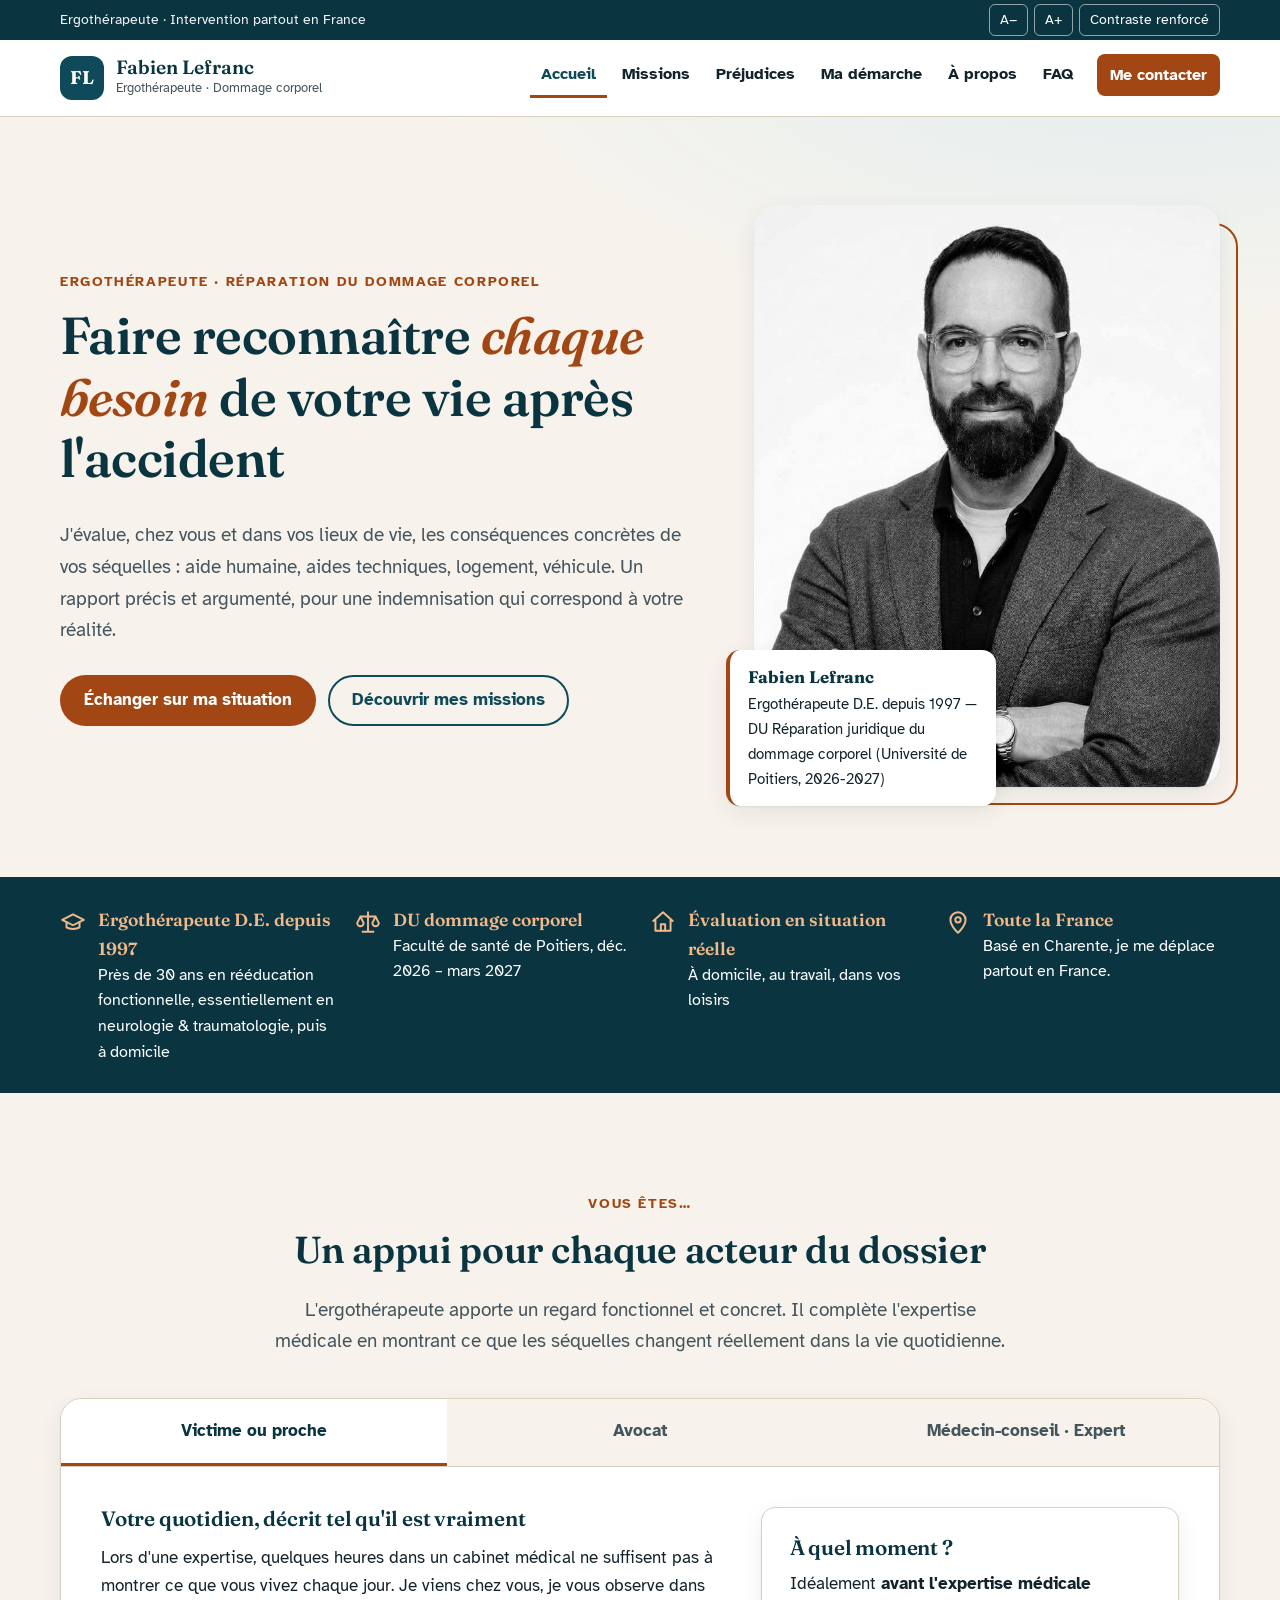
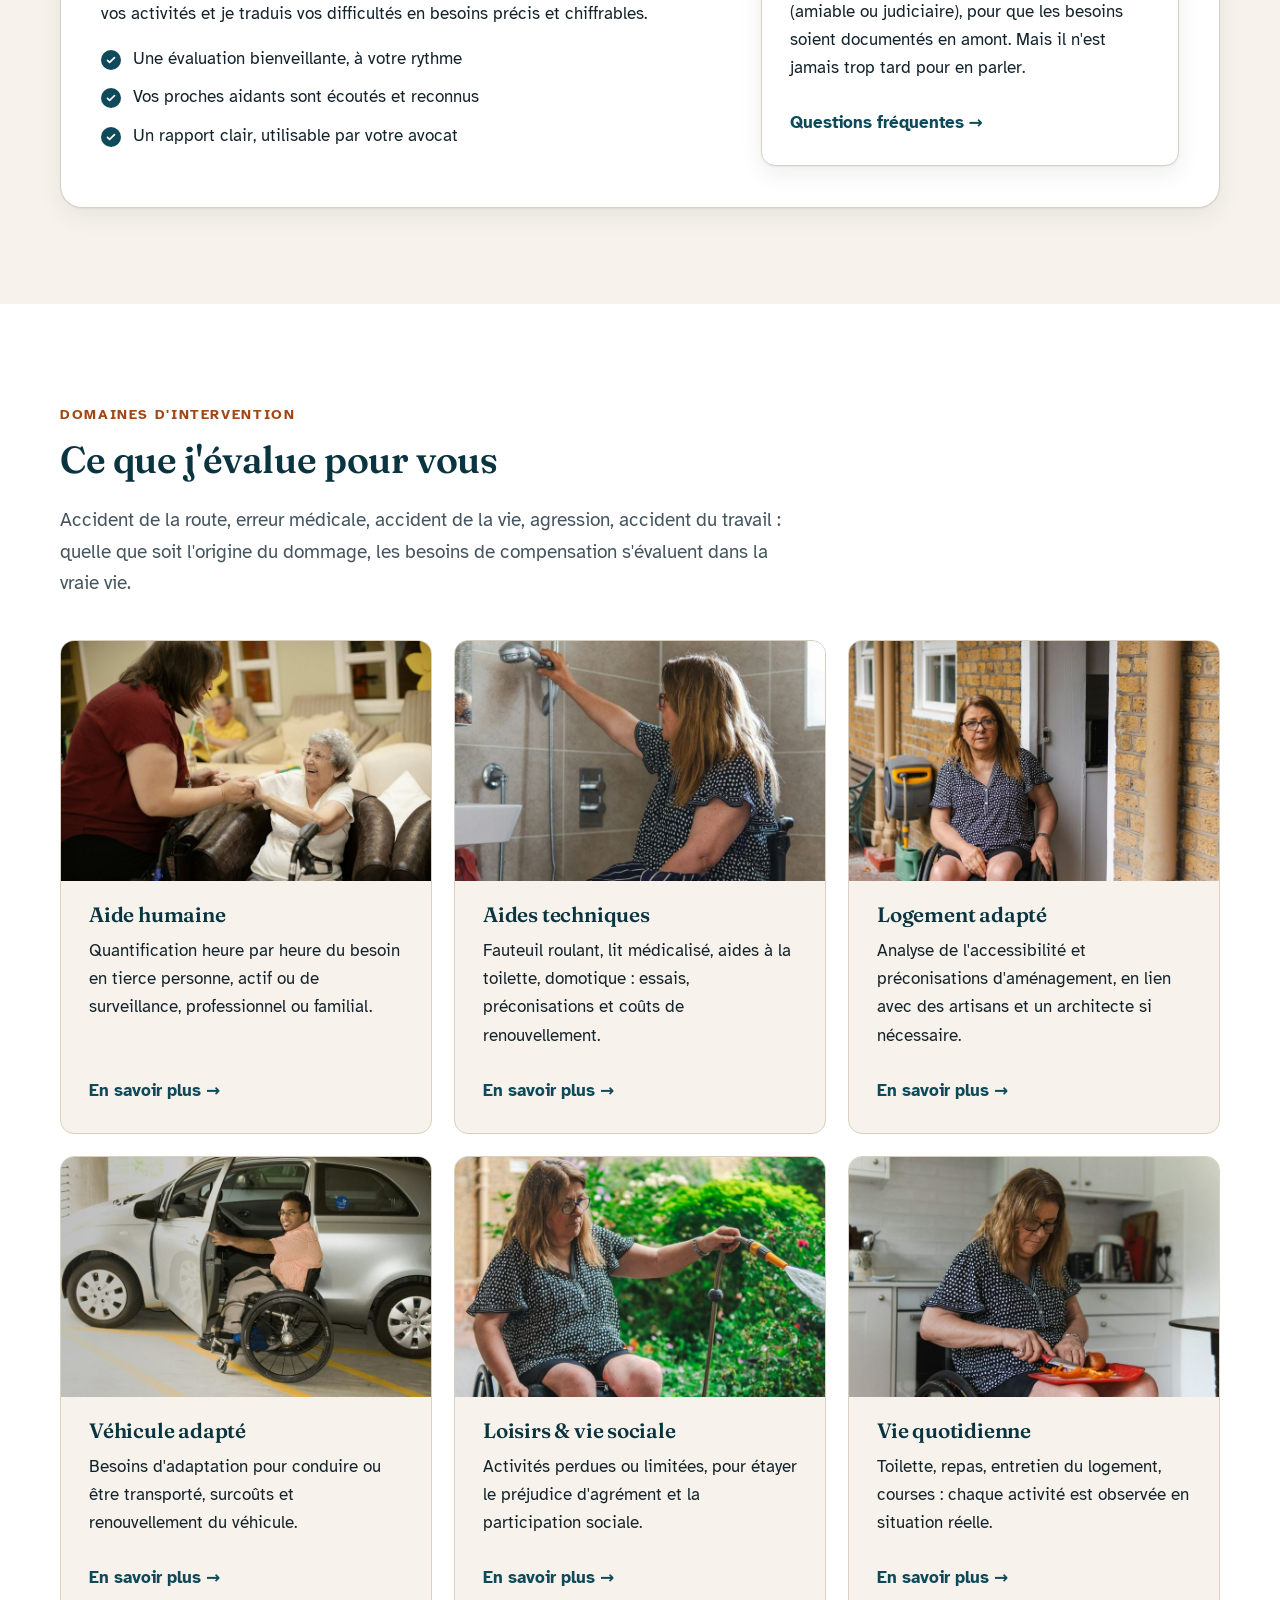
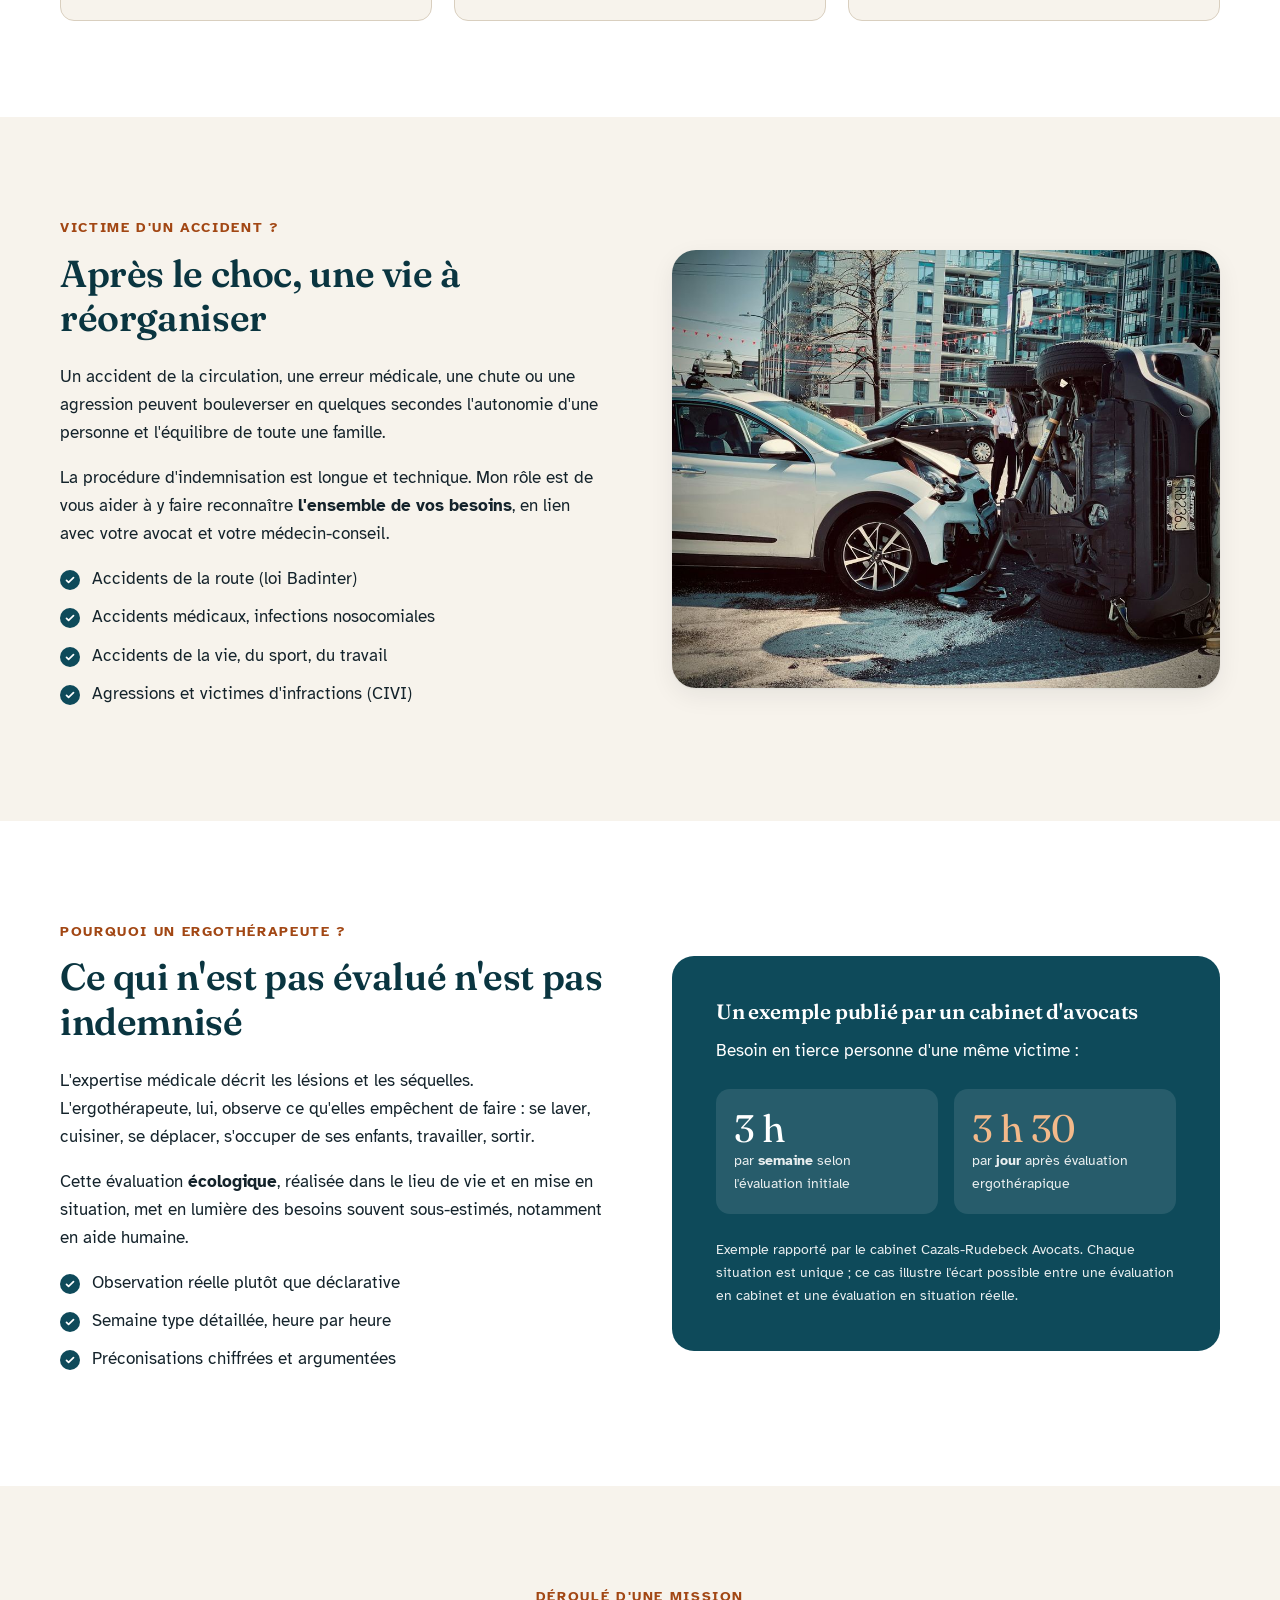
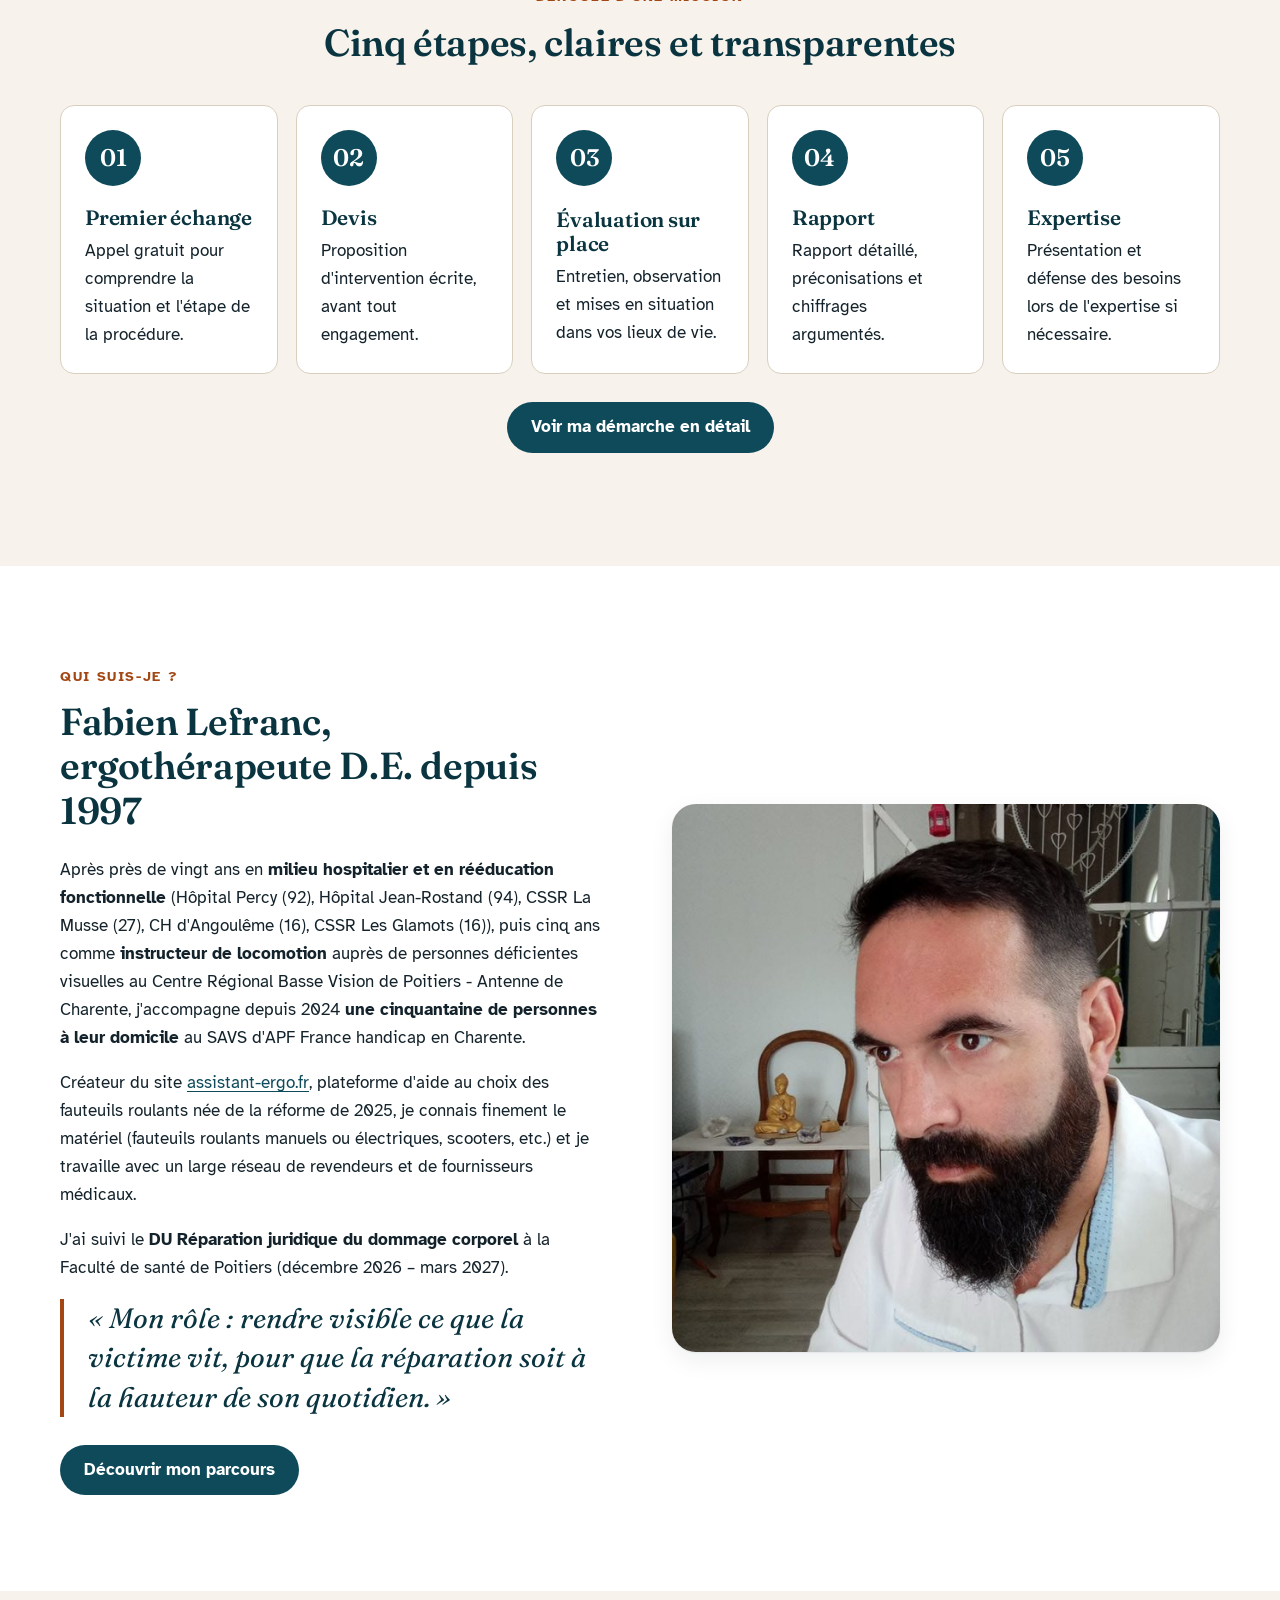
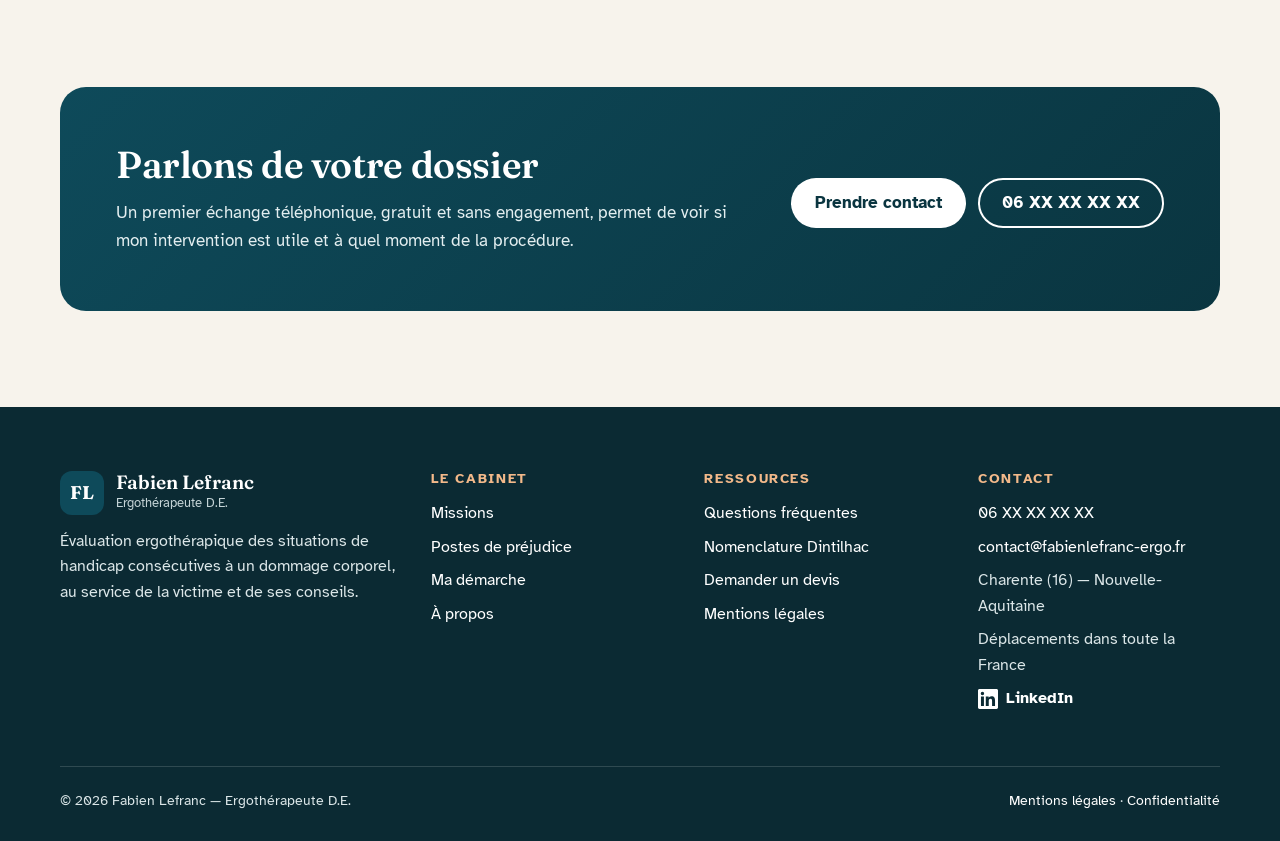
<file: index.html>
<!doctype html>
<html lang="fr" data-text="md">
<head>
<meta charset="utf-8">
<meta name="viewport" content="width=device-width, initial-scale=1">
<title>Fabien Lefranc — Ergothérapeute en réparation du dommage corporel</title>
<meta name="description" content="Ergothérapeute spécialisé dans la réparation juridique du dommage corporel : évaluation des besoins en aide humaine, aides techniques, logement et véhicule adaptés. Intervention dans toute la France.">
<meta property="og:title" content="Fabien Lefranc — Ergothérapeute en réparation du dommage corporel">
<meta property="og:description" content="Ergothérapeute spécialisé dans la réparation juridique du dommage corporel : évaluation des besoins en aide humaine, aides techniques, logement et véhicule adaptés. Intervention dans toute la France.">
<meta property="og:image" content="assets/img/fabien-lefranc.jpg">
<meta name="theme-color" content="#0a3540">
<link rel="icon" href="data:image/svg+xml,%3Csvg xmlns='http://www.w3.org/2000/svg' viewBox='0 0 64 64'%3E%3Crect width='64' height='64' rx='16' fill='%230e4a5a'/%3E%3Ctext x='32' y='42' font-family='Georgia' font-size='28' font-weight='700' fill='white' text-anchor='middle'%3EFL%3C/text%3E%3C/svg%3E">
<link rel="preconnect" href="https://fonts.googleapis.com">
<link rel="preconnect" href="https://fonts.gstatic.com" crossorigin>
<link href="https://fonts.googleapis.com/css2?family=Atkinson+Hyperlegible:ital,wght@0,400;0,700;1,400&family=Fraunces:ital,opsz,wght@0,9..144,500;0,9..144,600;0,9..144,700;1,9..144,500&display=swap" rel="stylesheet">
<link rel="stylesheet" href="assets/css/style.css">
</head>
<body>
<a class="skip-link" href="#contenu">Aller au contenu</a>

<div class="a11y-bar">
  <div class="wrap">
    <p>Ergothérapeute · Intervention partout en France</p>
    <div class="a11y-tools" role="group" aria-label="Options d'affichage">
      <button type="button" data-a11y="minus" aria-label="Réduire la taille du texte">A−</button>
      <button type="button" data-a11y="plus" aria-label="Agrandir la taille du texte">A+</button>
      <button type="button" data-a11y="contrast" aria-pressed="false">Contraste renforcé</button>
    </div>
  </div>
</div>

<header class="site-header">
  <div class="wrap">
    <a class="brand" href="index.html" aria-label="Fabien Lefranc, ergothérapeute — accueil">
      <span class="brand-mark" aria-hidden="true">FL</span>
      <span><span class="brand-name">Fabien Lefranc</span><span class="brand-sub">Ergothérapeute · Dommage corporel</span></span>
    </a>
    <button class="nav-toggle" type="button" aria-expanded="false" aria-controls="main-nav">
      <svg width="20" height="20" viewBox="0 0 24 24" fill="none" stroke="currentColor" stroke-width="2.2" stroke-linecap="round" aria-hidden="true"><path d="M3 6h18M3 12h18M3 18h18"/></svg>
      Menu
    </button>
    <nav id="main-nav" class="main-nav" aria-label="Navigation principale">
      <ul>
<li><a href="index.html" aria-current="page">Accueil</a></li>
<li><a href="missions.html">Missions</a></li>
<li><a href="prejudices.html">Préjudices</a></li>
<li><a href="demarche.html">Ma démarche</a></li>
<li><a href="a-propos.html">À propos</a></li>
<li><a href="faq.html">FAQ</a></li>
        <li><a class="btn btn-primary" href="contact.html">Me contacter</a></li>
      </ul>
    </nav>
  </div>
</header>

<main id="contenu" tabindex="-1">
<section class="hero">
  <div class="wrap hero-grid">
    <div>
      <span class="eyebrow">Ergothérapeute · Réparation du dommage corporel</span>
      <h1>Faire reconnaître <em>chaque besoin</em> de votre vie après l'accident</h1>
      <p class="lead">J'évalue, chez vous et dans vos lieux de vie, les conséquences concrètes de vos séquelles : aide humaine, aides techniques, logement, véhicule. Un rapport précis et argumenté, pour une indemnisation qui correspond à votre réalité.</p>
      <div class="btn-row">
        <a class="btn btn-primary" href="contact.html">Échanger sur ma situation</a>
        <a class="btn btn-ghost" href="missions.html">Découvrir mes missions</a>
      </div>
    </div>
    <div class="hero-photo">
      <img src="assets/img/fabien-lefranc-buste.jpg" width="800" height="1000" alt="Portrait de Fabien Lefranc, ergothérapeute, bras croisés">
      <p class="hero-badge"><strong>Fabien Lefranc</strong>Ergothérapeute D.E. depuis 1997 — DU Réparation juridique du dommage corporel (Université de Poitiers, 2026-2027)</p>
    </div>
  </div>
</section>

<div class="trust" role="region" aria-label="En bref">
  <div class="wrap">
    <ul>
      <li><svg width="26" height="26" viewBox="0 0 24 24" fill="none" stroke="currentColor" stroke-width="1.8" stroke-linecap="round" stroke-linejoin="round" aria-hidden="true" focusable="false"><path d="M22 10L12 5 2 10l10 5 10-5z"></path><path d="M6 12v5c3 2 9 2 12 0v-5"></path></svg><span><strong>Ergothérapeute D.E. depuis 1997</strong>Près de 30 ans en rééducation fonctionnelle, essentiellement en neurologie &amp; traumatologie, puis à domicile</span></li>
      <li><svg width="26" height="26" viewBox="0 0 24 24" fill="none" stroke="currentColor" stroke-width="1.8" stroke-linecap="round" stroke-linejoin="round" aria-hidden="true" focusable="false"><path d="M12 3v18M7 21h10M5 7h14M5 7l-3 6a3 3 0 0 0 6 0L5 7zm14 0l-3 6a3 3 0 0 0 6 0l-3-6z"/></svg><span><strong>DU dommage corporel</strong>Faculté de santé de Poitiers, déc. 2026 – mars 2027</span></li>
      <li><svg width="26" height="26" viewBox="0 0 24 24" fill="none" stroke="currentColor" stroke-width="1.8" stroke-linecap="round" stroke-linejoin="round" aria-hidden="true" focusable="false"><path d="M3 11l9-8 9 8M5 10v10h14V10"/><path d="M10 20v-6h4v6"/></svg><span><strong>Évaluation en situation réelle</strong>À domicile, au travail, dans vos loisirs</span></li>
      <li><svg width="26" height="26" viewBox="0 0 24 24" fill="none" stroke="currentColor" stroke-width="1.8" stroke-linecap="round" stroke-linejoin="round" aria-hidden="true" focusable="false"><path d="M12 22s7-6.2 7-12a7 7 0 1 0-14 0c0 5.8 7 12 7 12z"></path><circle cx="12" cy="10" r="2.5"></circle></svg><span><strong>Toute la France</strong>Basé en Charente, je me déplace partout en France.</span></li>
    </ul>
  </div>
</div>

<section>
  <div class="wrap">
    <div class="section-head center reveal">
      <span class="eyebrow">Vous êtes…</span>
      <h2>Un appui pour chaque acteur du dossier</h2>
      <p class="lead">L'ergothérapeute apporte un regard fonctionnel et concret. Il complète l'expertise médicale en montrant ce que les séquelles changent réellement dans la vie quotidienne.</p>
    </div>
    <div class="audience reveal">
      <div role="tablist" aria-label="Choisissez votre profil">
        <button role="tab" id="t-victime" aria-controls="p-victime" aria-selected="true">Victime ou proche</button>
        <button role="tab" id="t-avocat" aria-controls="p-avocat" aria-selected="false" tabindex="-1">Avocat</button>
        <button role="tab" id="t-medecin" aria-controls="p-medecin" aria-selected="false" tabindex="-1">Médecin-conseil · Expert</button>
      </div>
      <div role="tabpanel" id="p-victime" aria-labelledby="t-victime">
        <div>
          <h3>Votre quotidien, décrit tel qu'il est vraiment</h3>
          <p>Lors d'une expertise, quelques heures dans un cabinet médical ne suffisent pas à montrer ce que vous vivez chaque jour. Je viens chez vous, je vous observe dans vos activités et je traduis vos difficultés en besoins précis et chiffrables.</p>
          <ul class="checks">
            <li>Une évaluation bienveillante, à votre rythme</li>
            <li>Vos proches aidants sont écoutés et reconnus</li>
            <li>Un rapport clair, utilisable par votre avocat</li>
          </ul>
        </div>
        <div class="card"><h3>À quel moment ?</h3><p>Idéalement <strong>avant l'expertise médicale</strong> (amiable ou judiciaire), pour que les besoins soient documentés en amont. Mais il n'est jamais trop tard pour en parler.</p><a class="more" href="faq.html">Questions fréquentes</a></div>
      </div>
      <div role="tabpanel" id="p-avocat" aria-labelledby="t-avocat" hidden>
        <div>
          <h3>Des éléments objectifs pour chiffrer les postes de préjudice</h3>
          <p>Mon rapport est construit pour être exploité dans la procédure : description de la situation de handicap, semaine type heure par heure, préconisations argumentées et devis à l'appui. Il nourrit directement vos demandes au titre de la nomenclature Dintilhac.</p>
          <ul class="checks">
            <li>Assistance par tierce personne (ATP) quantifiée</li>
            <li>Frais de logement et de véhicule adaptés (FLA, FVA)</li>
            <li>Dépenses de santé futures, frais divers, aides techniques</li>
          </ul>
        </div>
        <div class="card"><h3>Délais & format</h3><p>Rapport écrit, illustré et sourcé, remis dans des délais compatibles avec le calendrier de l'expertise. Présence possible lors de la réunion d'expertise.</p><a class="more" href="demarche.html">Voir ma démarche</a></div>
      </div>
      <div role="tabpanel" id="p-medecin" aria-labelledby="t-medecin" hidden>
        <div>
          <h3>Un éclairage technique en qualité de sapiteur</h3>
          <p>À la demande d'un médecin expert ou d'un médecin-conseil de victime, j'apporte un avis technique sur les besoins de compensation : évaluation écologique fondée sur la CIF (Classification internationale du fonctionnement), mises en situation et analyse de l'environnement.</p>
          <ul class="checks">
            <li>Méthodologie transparente et reproductible</li>
            <li>Analyse des capacités, limitations et restrictions</li>
            <li>Préconisations réalistes et justifiées</li>
          </ul>
        </div>
        <div class="card"><h3>Indépendance</h3><p>Mon rôle est de décrire objectivement la situation et les besoins, avec rigueur et sans parti pris.</p><a class="more" href="missions.html#sapiteur">Mission de sapiteur</a></div>
      </div>
    </div>
  </div>
</section>

<section class="section-alt">
  <div class="wrap">
    <div class="section-head reveal">
      <span class="eyebrow">Domaines d'intervention</span>
      <h2>Ce que j'évalue pour vous</h2>
      <p class="lead">Accident de la route, erreur médicale, accident de la vie, agression, accident du travail : quelle que soit l'origine du dommage, les besoins de compensation s'évaluent dans la vraie vie.</p>
    </div>
    <div class="grid grid-3">
      <article class="card has-photo reveal"><img class="card-photo" src="assets/img/photos/carte-aidant.jpg" width="800" height="520" alt="Une aidante accompagne une personne âgée assise dans son fauteuil" loading="lazy"><h3>Aide humaine</h3><p>Quantification heure par heure du besoin en tierce personne, actif ou de surveillance, professionnel ou familial.</p><a class="more" href="missions.html#tierce-personne">En savoir plus<span class="sr-only"> : Aide humaine</span></a></article>
      <article class="card has-photo reveal"><img class="card-photo" src="assets/img/photos/carte-douche.jpg" width="800" height="520" alt="Une femme en fauteuil roulant utilise une douche accessible" loading="lazy"><h3>Aides techniques</h3><p>Fauteuil roulant, lit médicalisé, aides à la toilette, domotique : essais, préconisations et coûts de renouvellement.</p><a class="more" href="missions.html#aides-techniques">En savoir plus<span class="sr-only"> : Aides techniques</span></a></article>
      <article class="card has-photo reveal"><img class="card-photo" src="assets/img/photos/carte-porte.jpg" width="800" height="520" alt="Une femme en fauteuil roulant sur le seuil de sa maison" loading="lazy"><h3>Logement adapté</h3><p>Analyse de l'accessibilité et préconisations d'aménagement, en lien avec des artisans et un architecte si nécessaire.</p><a class="more" href="missions.html#logement">En savoir plus<span class="sr-only"> : Logement adapté</span></a></article>
      <article class="card has-photo reveal"><img class="card-photo" src="assets/img/photos/carte-voiture.jpg" width="800" height="520" alt="Un homme en fauteuil roulant monte dans sa voiture" loading="lazy"><h3>Véhicule adapté</h3><p>Besoins d'adaptation pour conduire ou être transporté, surcoûts et renouvellement du véhicule.</p><a class="more" href="missions.html#vehicule">En savoir plus<span class="sr-only"> : Véhicule adapté</span></a></article>
      <article class="card has-photo reveal"><img class="card-photo" src="assets/img/photos/carte-jardin.jpg" width="800" height="520" alt="Une femme en fauteuil roulant arrose son jardin" loading="lazy"><h3>Loisirs & vie sociale</h3><p>Activités perdues ou limitées, pour étayer le préjudice d'agrément et la participation sociale.</p><a class="more" href="prejudices.html">En savoir plus<span class="sr-only"> : Loisirs & vie sociale</span></a></article>
      <article class="card has-photo reveal"><img class="card-photo" src="assets/img/photos/carte-cuisine.jpg" width="800" height="520" alt="Une femme en fauteuil roulant prépare un repas dans sa cuisine" loading="lazy"><h3>Vie quotidienne</h3><p>Toilette, repas, entretien du logement, courses : chaque activité est observée en situation réelle.</p><a class="more" href="demarche.html">En savoir plus<span class="sr-only"> : Vie quotidienne</span></a></article>
    </div>
  </div>
</section>

<section>
  <div class="wrap split reverse">
    <div class="reveal">
      <img src="assets/img/photos/accident-grand.jpg" width="1000" height="800" alt="Deux voitures accidentées sur la chaussée après une collision" loading="lazy" class="rounded-photo">
    </div>
    <div class="reveal">
      <span class="eyebrow">Victime d'un accident ?</span>
      <h2>Après le choc, une vie à réorganiser</h2>
      <p>Un accident de la circulation, une erreur médicale, une chute ou une agression peuvent bouleverser en quelques secondes l'autonomie d'une personne et l'équilibre de toute une famille.</p>
      <p>La procédure d'indemnisation est longue et technique. Mon rôle est de vous aider à y faire reconnaître <strong>l'ensemble de vos besoins</strong>, en lien avec votre avocat et votre médecin-conseil.</p>
      <ul class="checks">
        <li>Accidents de la route (loi Badinter)</li>
        <li>Accidents médicaux, infections nosocomiales</li>
        <li>Accidents de la vie, du sport, du travail</li>
        <li>Agressions et victimes d'infractions (CIVI)</li>
      </ul>
    </div>
  </div>
</section>

<section class="section-alt">
  <div class="wrap split">
    <div class="reveal">
      <span class="eyebrow">Pourquoi un ergothérapeute ?</span>
      <h2>Ce qui n'est pas évalué n'est pas indemnisé</h2>
      <p>L'expertise médicale décrit les lésions et les séquelles. L'ergothérapeute, lui, observe ce qu'elles empêchent de faire : se laver, cuisiner, se déplacer, s'occuper de ses enfants, travailler, sortir.</p>
      <p>Cette évaluation <strong>écologique</strong>, réalisée dans le lieu de vie et en mise en situation, met en lumière des besoins souvent sous-estimés, notamment en aide humaine.</p>
      <ul class="checks">
        <li>Observation réelle plutôt que déclarative</li>
        <li>Semaine type détaillée, heure par heure</li>
        <li>Préconisations chiffrées et argumentées</li>
      </ul>
    </div>
    <div class="figure-box reveal" role="figure" aria-labelledby="fig-title">
      <h3 id="fig-title">Un exemple publié par un cabinet d'avocats</h3>
      <p>Besoin en tierce personne d'une même victime :</p>
      <div class="compare">
        <div><span class="big">3 h</span><small>par <strong>semaine</strong> selon l'évaluation initiale</small></div>
        <div class="after"><span class="big">3 h 30</span><small>par <strong>jour</strong> après évaluation ergothérapique</small></div>
      </div>
      <small>Exemple rapporté par le cabinet Cazals-Rudebeck Avocats. Chaque situation est unique ; ce cas illustre l'écart possible entre une évaluation en cabinet et une évaluation en situation réelle.</small>
    </div>
  </div>
</section>

<section>
  <div class="wrap">
    <div class="section-head center reveal">
      <span class="eyebrow">Déroulé d'une mission</span>
      <h2>Cinq étapes, claires et transparentes</h2>
    </div>
    <ol class="steps horizontal">
      <li class="step reveal"><div><h3>Premier échange</h3><p>Appel gratuit pour comprendre la situation et l'étape de la procédure.</p></div></li>
      <li class="step reveal"><div><h3>Devis</h3><p>Proposition d'intervention écrite, avant tout engagement.</p></div></li>
      <li class="step reveal"><div><h3>Évaluation sur place</h3><p>Entretien, observation et mises en situation dans vos lieux de vie.</p></div></li>
      <li class="step reveal"><div><h3>Rapport</h3><p>Rapport détaillé, préconisations et chiffrages argumentés.</p></div></li>
      <li class="step reveal"><div><h3>Expertise</h3><p>Présentation et défense des besoins lors de l'expertise si nécessaire.</p></div></li>
    </ol>
    <p style="text-align:center;margin-top:28px"><a class="btn btn-dark" href="demarche.html">Voir ma démarche en détail</a></p>
  </div>
</section>

<section class="section-alt">
  <div class="wrap split reverse">
    <div class="reveal">
      <img src="assets/img/fabien-lefranc.jpg" width="640" height="640" alt="Fabien Lefranc, ergothérapeute" style="border-radius:24px;box-shadow:var(--shadow)">
    </div>
    <div class="reveal">
      <span class="eyebrow">Qui suis-je ?</span>
      <h2>Fabien Lefranc, ergothérapeute D.E. depuis 1997</h2>
      <p>Après près de vingt ans en <strong>milieu hospitalier et en rééducation fonctionnelle</strong> (Hôpital Percy (92), Hôpital Jean-Rostand (94), CSSR La Musse (27), CH d'Angoulême (16), CSSR Les Glamots (16)), puis cinq ans comme <strong>instructeur de locomotion</strong> auprès de personnes déficientes visuelles au Centre Régional Basse Vision de Poitiers - Antenne de Charente, j'accompagne depuis 2024 <strong>une cinquantaine de personnes à leur domicile</strong> au SAVS d'APF France handicap en Charente.</p>
      <p>Créateur du site <a href="https://assistant-ergo.fr" rel="noopener">assistant-ergo.fr</a>, plateforme d'aide au choix des fauteuils roulants née de la réforme de 2025, je connais finement le matériel (fauteuils roulants manuels ou électriques, scooters, etc.) et je travaille avec un large réseau de revendeurs et de fournisseurs médicaux.</p>
      <p>J'ai suivi le <strong>DU Réparation juridique du dommage corporel</strong> à la Faculté de santé de Poitiers (décembre 2026 – mars 2027).</p>
      <blockquote class="quote"><p>« Mon rôle : rendre visible ce que la victime vit, pour que la réparation soit à la hauteur de son quotidien. »</p></blockquote>
      <div class="btn-row" style="margin-top:24px"><a class="btn btn-dark" href="a-propos.html#parcours">Découvrir mon parcours</a></div>
    </div>
  </div>
</section>

<section>
  <div class="wrap">
    <div class="cta reveal">
      <div>
        <h2>Parlons de votre dossier</h2>
        <p>Un premier échange téléphonique, gratuit et sans engagement, permet de voir si mon intervention est utile et à quel moment de la procédure.</p>
      </div>
      <div class="btn-row">
        <a class="btn btn-light" href="contact.html">Prendre contact</a>
        <a class="btn btn-outline-light" href="tel:+33600000000">06 XX XX XX XX</a>
      </div>
    </div>
  </div>
</section>
</main>

<footer class="site-footer">
  <div class="wrap">
    <div class="footer-grid">
      <div>
        <p class="brand" style="margin-bottom:14px"><span class="brand-mark" aria-hidden="true">FL</span>
        <span><span class="brand-name">Fabien Lefranc</span><span class="brand-sub">Ergothérapeute D.E.</span></span></p>
        <p>Évaluation ergothérapique des situations de handicap consécutives à un dommage corporel, au service de la victime et de ses conseils.</p>
      </div>
      <div>
        <h2>Le cabinet</h2>
        <ul>
          <li><a href="missions.html">Missions</a></li>
          <li><a href="prejudices.html">Postes de préjudice</a></li>
          <li><a href="demarche.html">Ma démarche</a></li>
          <li><a href="a-propos.html">À propos</a></li>
        </ul>
      </div>
      <div>
        <h2>Ressources</h2>
        <ul>
          <li><a href="faq.html">Questions fréquentes</a></li>
          <li><a href="prejudices.html#nomenclature">Nomenclature Dintilhac</a></li>
          <li><a href="contact.html">Demander un devis</a></li>
          <li><a href="mentions-legales.html">Mentions légales</a></li>
        </ul>
      </div>
      <div>
        <h2>Contact</h2>
        <ul>
          <li><a href="tel:+33600000000">06 XX XX XX XX</a></li>
          <li><a href="mailto:contact@fabienlefranc-ergo.fr">contact@fabienlefranc-ergo.fr</a></li>
          <li>Charente (16) — Nouvelle-Aquitaine</li>
          <li>Déplacements dans toute la France</li>
          <li><a class="li-link" href="https://www.linkedin.com/in/fabien-lefranc/" target="_blank" rel="noopener me"><svg width="20" height="20" viewBox="0 0 24 24" fill="currentColor" aria-hidden="true" focusable="false"><path d="M20.45 20.45h-3.56v-5.57c0-1.33-.02-3.04-1.85-3.04-1.85 0-2.14 1.45-2.14 2.94v5.67H9.35V9h3.41v1.56h.05c.48-.9 1.64-1.85 3.37-1.85 3.6 0 4.27 2.37 4.27 5.46v6.28zM5.34 7.43a2.06 2.06 0 1 1 0-4.13 2.06 2.06 0 0 1 0 4.13zM7.12 20.45H3.56V9h3.56v11.45zM22.22 0H1.77C.79 0 0 .77 0 1.73v20.54C0 23.23.79 24 1.77 24h20.45c.98 0 1.78-.77 1.78-1.73V1.73C24 .77 23.2 0 22.22 0z"/></svg><span>LinkedIn</span><span class="sr-only"> (nouvel onglet)</span></a></li>
        </ul>
      </div>
    </div>
    <div class="footer-bottom">
      <p style="margin:0">© <span id="year">2026</span> Fabien Lefranc — Ergothérapeute D.E.</p>
      <p style="margin:0"><a href="mentions-legales.html">Mentions légales</a> · <a href="mentions-legales.html#confidentialite">Confidentialité</a></p>
    </div>
  </div>
</footer>

<a class="btn btn-primary mobile-call" href="tel:+33600000000"><svg width="20" height="20" viewBox="0 0 24 24" fill="none" stroke="currentColor" stroke-width="1.8" stroke-linecap="round" stroke-linejoin="round" aria-hidden="true" focusable="false"><path d="M22 16.9v3a2 2 0 0 1-2.2 2 19.8 19.8 0 0 1-8.6-3.1 19.5 19.5 0 0 1-6-6A19.8 19.8 0 0 1 2.1 4.2 2 2 0 0 1 4.1 2h3a2 2 0 0 1 2 1.7c.1 1 .4 1.9.7 2.8a2 2 0 0 1-.5 2.1L8 9.9a16 16 0 0 0 6 6l1.3-1.3a2 2 0 0 1 2.1-.4c.9.3 1.8.6 2.8.7a2 2 0 0 1 1.7 2z"/></svg> Appeler</a>
<script src="assets/js/main.js"></script>
</body>
</html>
</file>
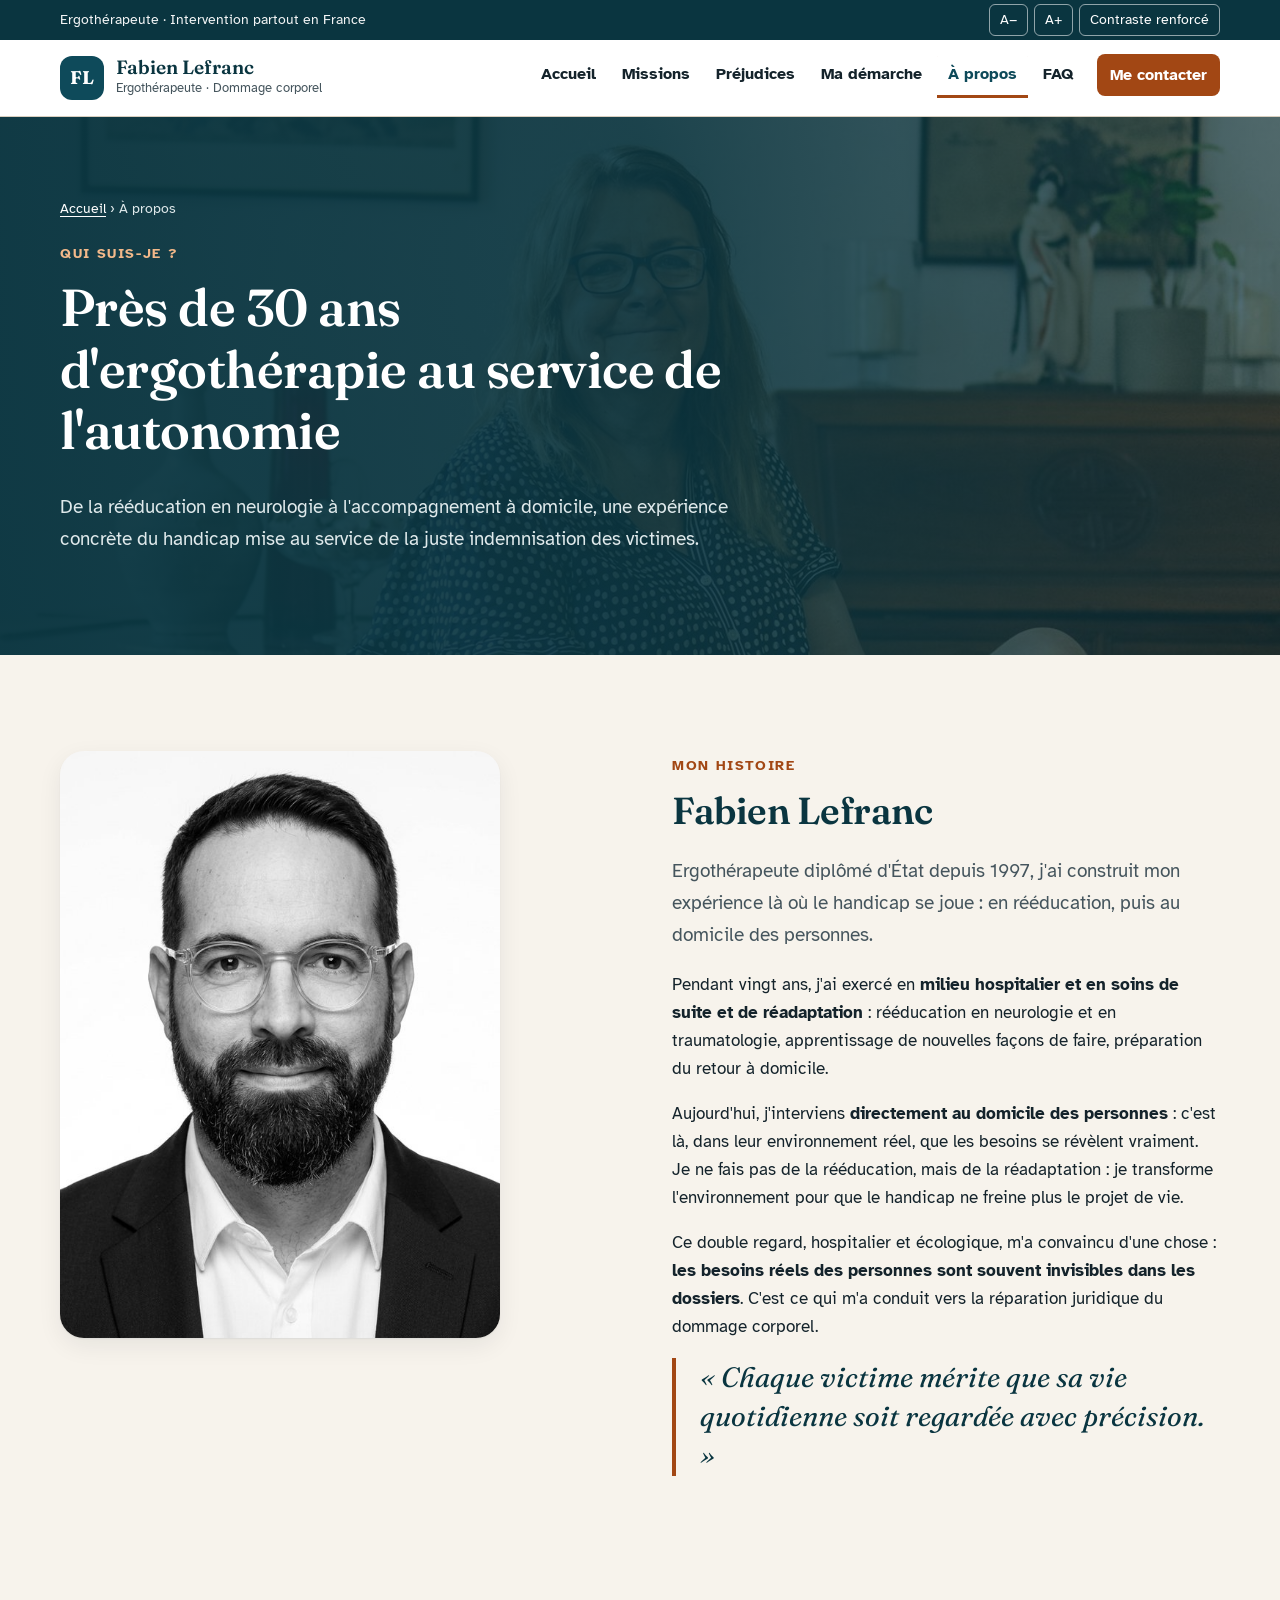
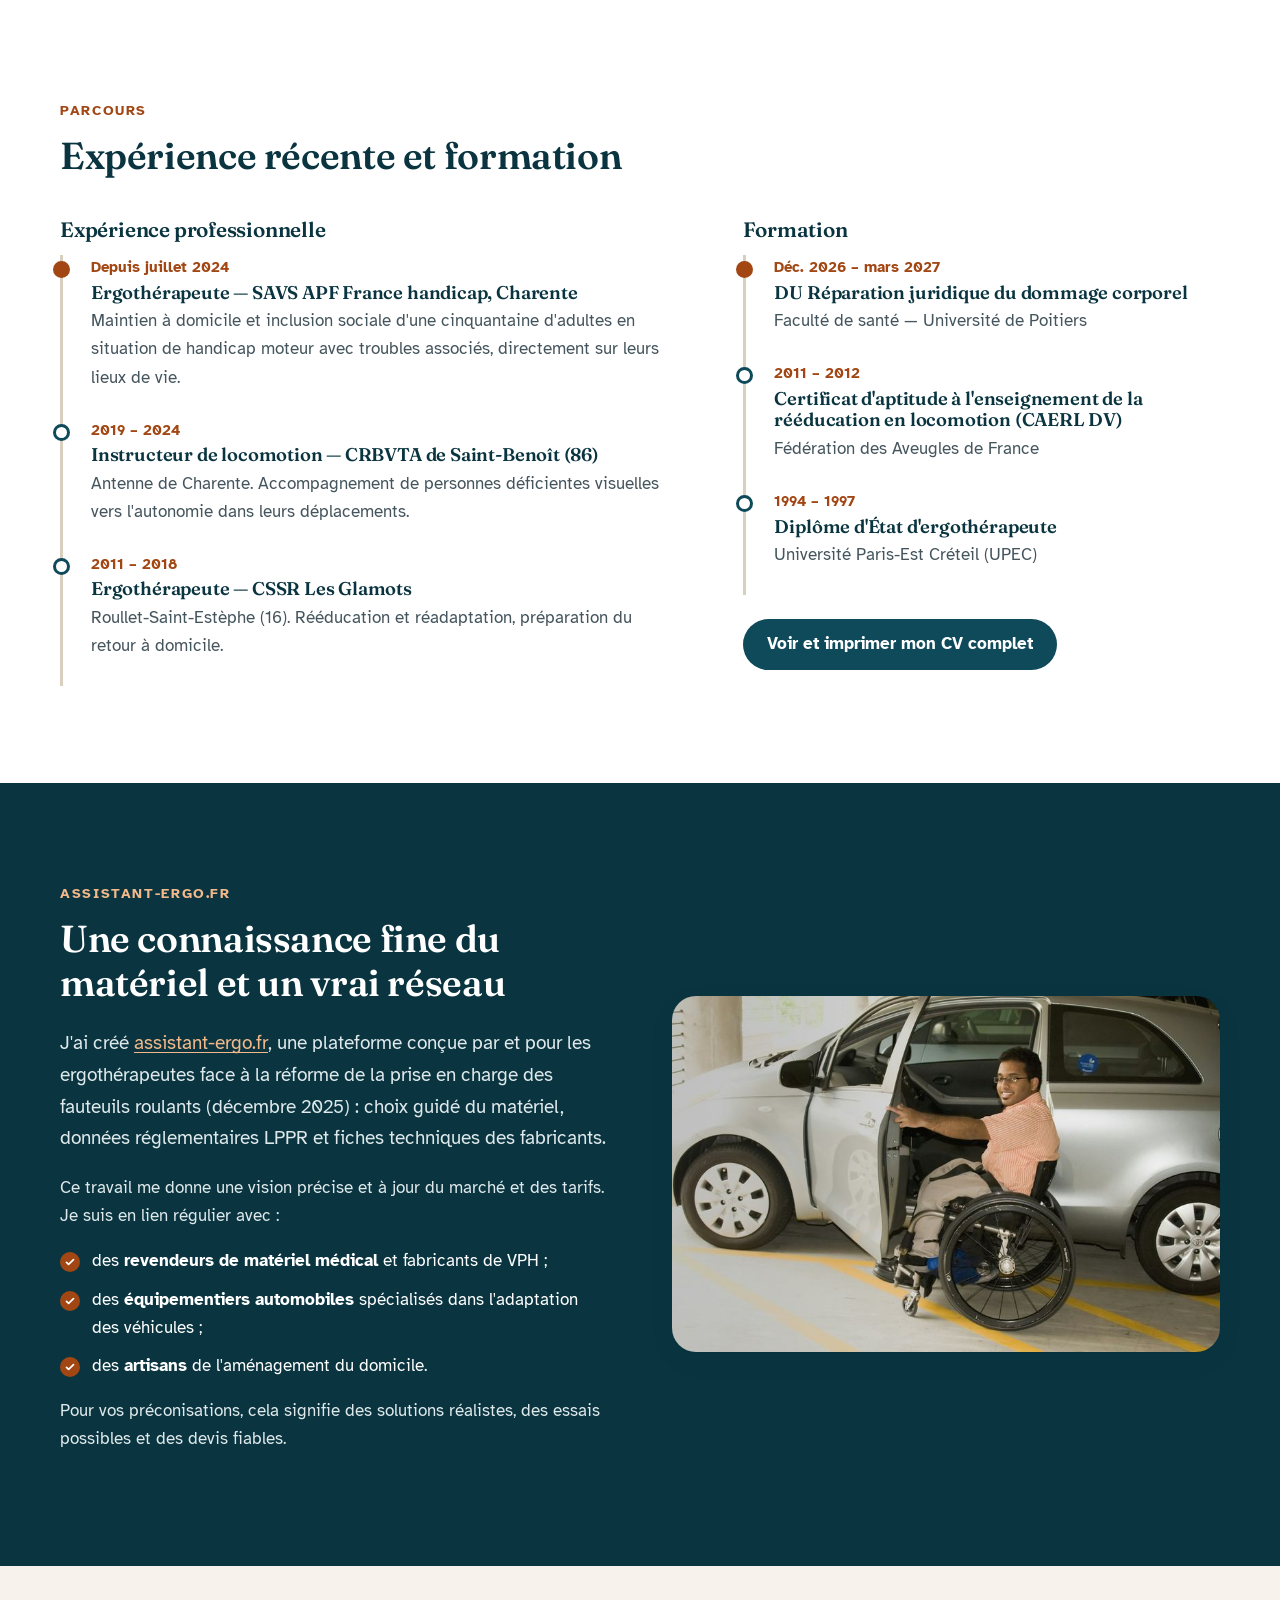
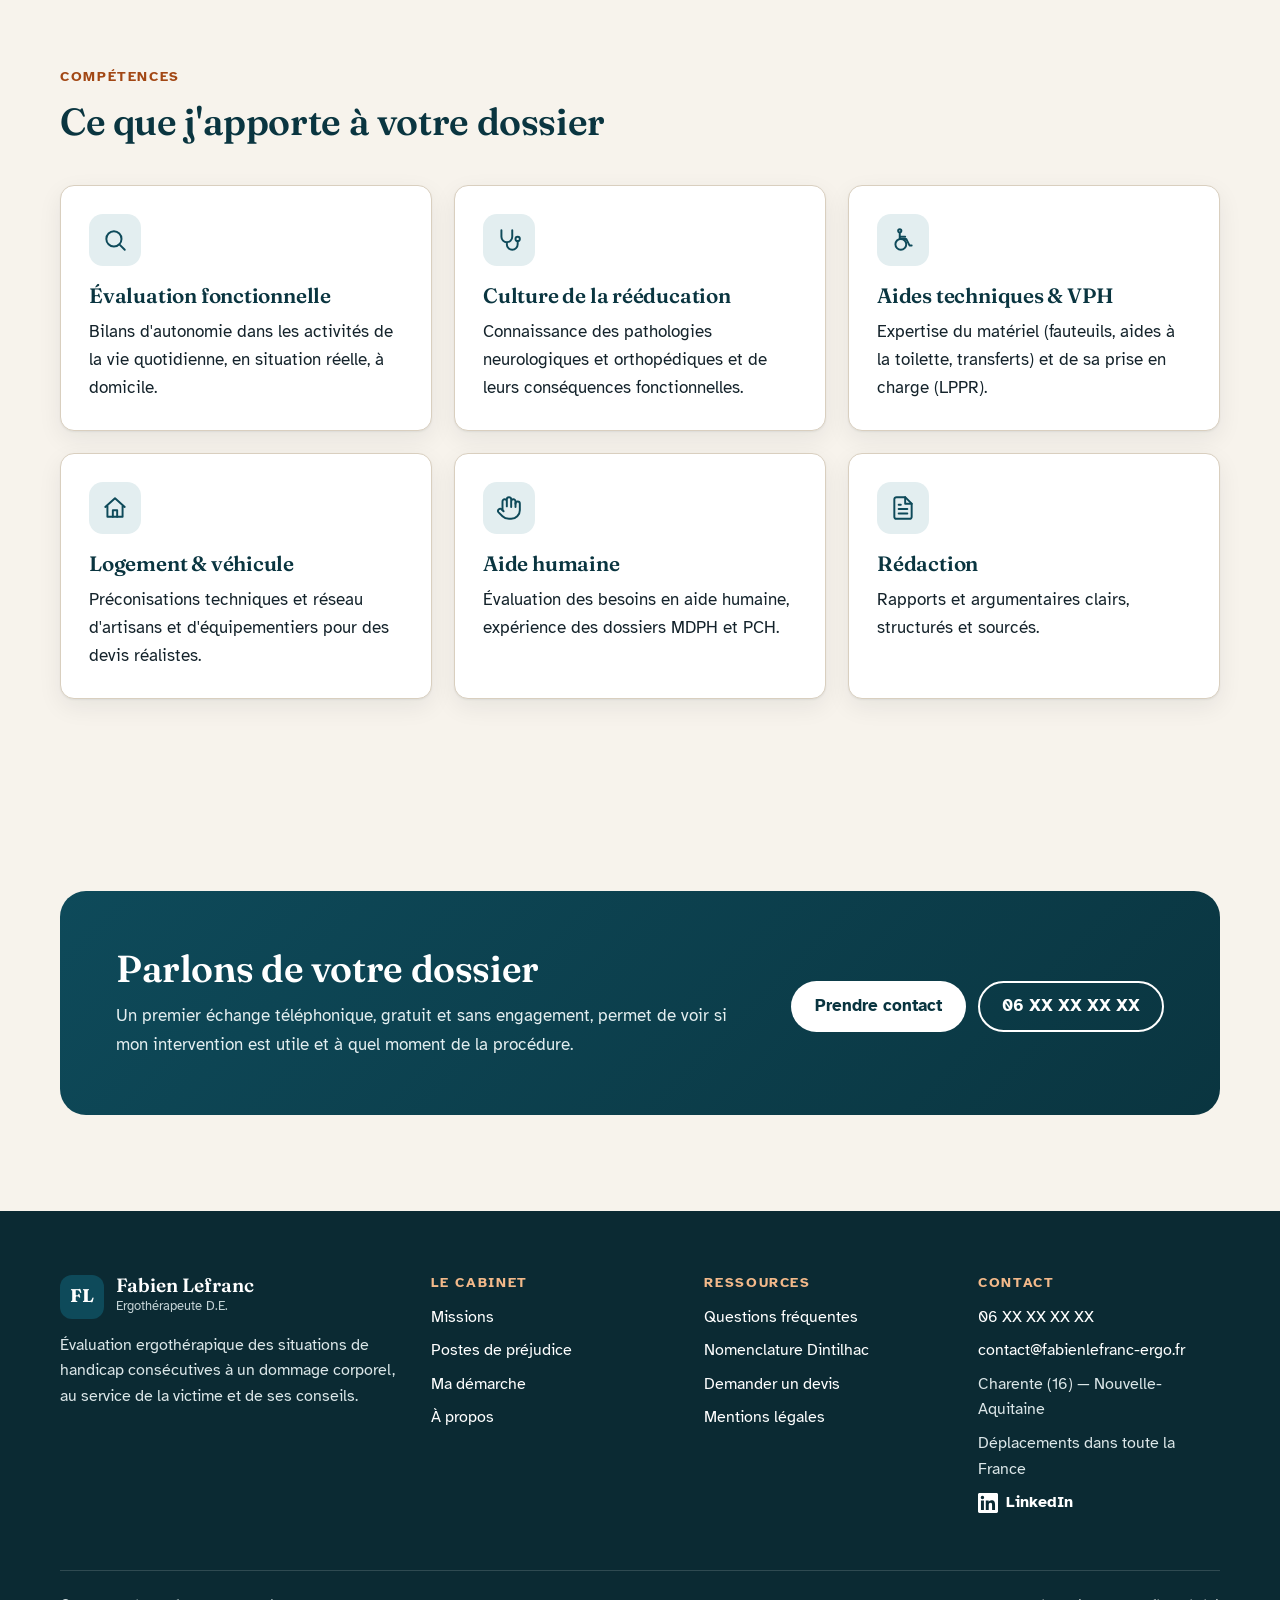
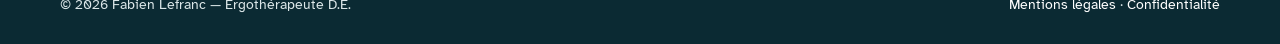
<file: a-propos.html>
<!doctype html>
<html lang="fr" data-text="md">
<head>
<meta charset="utf-8">
<meta name="viewport" content="width=device-width, initial-scale=1">
<title>À propos & parcours — Fabien Lefranc, ergothérapeute D.E.</title>
<meta name="description" content="Fabien Lefranc, ergothérapeute D.E. depuis 1997 : rééducation, neurologie, accompagnement à domicile, créateur d'assistant-ergo.fr, en formation DU Réparation juridique du dommage corporel à Poitiers.">
<meta property="og:title" content="À propos & parcours — Fabien Lefranc, ergothérapeute D.E.">
<meta property="og:description" content="Fabien Lefranc, ergothérapeute D.E. depuis 1997 : rééducation, neurologie, accompagnement à domicile, créateur d'assistant-ergo.fr, en formation DU Réparation juridique du dommage corporel à Poitiers.">
<meta property="og:image" content="assets/img/fabien-lefranc.jpg">
<meta name="theme-color" content="#0a3540">
<link rel="icon" href="data:image/svg+xml,%3Csvg xmlns='http://www.w3.org/2000/svg' viewBox='0 0 64 64'%3E%3Crect width='64' height='64' rx='16' fill='%230e4a5a'/%3E%3Ctext x='32' y='42' font-family='Georgia' font-size='28' font-weight='700' fill='white' text-anchor='middle'%3EFL%3C/text%3E%3C/svg%3E">
<link rel="preconnect" href="https://fonts.googleapis.com">
<link rel="preconnect" href="https://fonts.gstatic.com" crossorigin>
<link href="https://fonts.googleapis.com/css2?family=Atkinson+Hyperlegible:ital,wght@0,400;0,700;1,400&family=Fraunces:ital,opsz,wght@0,9..144,500;0,9..144,600;0,9..144,700;1,9..144,500&display=swap" rel="stylesheet">
<link rel="stylesheet" href="assets/css/style.css">
</head>
<body>
<a class="skip-link" href="#contenu">Aller au contenu</a>

<div class="a11y-bar">
  <div class="wrap">
    <p>Ergothérapeute · Intervention partout en France</p>
    <div class="a11y-tools" role="group" aria-label="Options d'affichage">
      <button type="button" data-a11y="minus" aria-label="Réduire la taille du texte">A−</button>
      <button type="button" data-a11y="plus" aria-label="Agrandir la taille du texte">A+</button>
      <button type="button" data-a11y="contrast" aria-pressed="false">Contraste renforcé</button>
    </div>
  </div>
</div>

<header class="site-header">
  <div class="wrap">
    <a class="brand" href="index.html" aria-label="Fabien Lefranc, ergothérapeute — accueil">
      <span class="brand-mark" aria-hidden="true">FL</span>
      <span><span class="brand-name">Fabien Lefranc</span><span class="brand-sub">Ergothérapeute · Dommage corporel</span></span>
    </a>
    <button class="nav-toggle" type="button" aria-expanded="false" aria-controls="main-nav">
      <svg width="20" height="20" viewBox="0 0 24 24" fill="none" stroke="currentColor" stroke-width="2.2" stroke-linecap="round" aria-hidden="true"><path d="M3 6h18M3 12h18M3 18h18"/></svg>
      Menu
    </button>
    <nav id="main-nav" class="main-nav" aria-label="Navigation principale">
      <ul>
<li><a href="index.html">Accueil</a></li>
<li><a href="missions.html">Missions</a></li>
<li><a href="prejudices.html">Préjudices</a></li>
<li><a href="demarche.html">Ma démarche</a></li>
<li><a href="a-propos.html" aria-current="page">À propos</a></li>
<li><a href="faq.html">FAQ</a></li>
        <li><a class="btn btn-primary" href="contact.html">Me contacter</a></li>
      </ul>
    </nav>
  </div>
</header>

<main id="contenu" tabindex="-1">
<section class="page-hero with-photo" style="background-image:url('assets/img/photos/bandeau-sourire.jpg')">
  <div class="wrap">
    <nav class="breadcrumb" aria-label="Fil d'Ariane"><a href="index.html">Accueil</a> <span aria-hidden="true">›</span> <span aria-current="page">À propos</span></nav>
    <span class="eyebrow">Qui suis-je ?</span>
    <h1>Près de 30 ans d'ergothérapie au service de l'autonomie</h1>
    <p class="lead">De la rééducation en neurologie à l'accompagnement à domicile, une expérience concrète du handicap mise au service de la juste indemnisation des victimes.</p>
  </div>
</section>
<section>
  <div class="wrap split" style="align-items:start">
    <div class="reveal">
      <img src="assets/img/fabien-lefranc-visage-nb.jpg" width="600" height="800" alt="Portrait en noir et blanc de Fabien Lefranc" style="border-radius:24px;box-shadow:var(--shadow);max-width:440px;width:100%">
    </div>
    <div class="reveal">
      <span class="eyebrow">Mon histoire</span>
      <h2>Fabien Lefranc</h2>
      <p class="lead">Ergothérapeute diplômé d'État depuis 1997, j'ai construit mon expérience là où le handicap se joue : en rééducation, puis au domicile des personnes.</p>
      <p>Pendant vingt ans, j'ai exercé en <strong>milieu hospitalier et en soins de suite et de réadaptation</strong> : rééducation en neurologie et en traumatologie, apprentissage de nouvelles façons de faire, préparation du retour à domicile.</p>
      <p>Aujourd'hui, j'interviens <strong>directement au domicile des personnes</strong> : c'est là, dans leur environnement réel, que les besoins se révèlent vraiment. Je ne fais pas de la rééducation, mais de la réadaptation : je transforme l'environnement pour que le handicap ne freine plus le projet de vie.</p>
      <p>Ce double regard, hospitalier et écologique, m'a convaincu d'une chose : <strong>les besoins réels des personnes sont souvent invisibles dans les dossiers</strong>. C'est ce qui m'a conduit vers la réparation juridique du dommage corporel.</p>
      <blockquote class="quote"><p>« Chaque victime mérite que sa vie quotidienne soit regardée avec précision. »</p></blockquote>
    </div>
  </div>
</section>

<section class="section-alt" id="parcours">
  <div class="wrap">
    <div class="section-head reveal"><span class="eyebrow">Parcours</span><h2>Expérience récente et formation</h2></div>
    <div class="cv-grid">
      <div>
        <h3 class="reveal">Expérience professionnelle</h3>
        <ol class="timeline reveal">
          <li class="now"><span class="when">Depuis juillet 2024</span><h3>Ergothérapeute — SAVS APF France handicap, Charente</h3>
            <p>Maintien à domicile et inclusion sociale d'une cinquantaine d'adultes en situation de handicap moteur avec troubles associés, directement sur leurs lieux de vie.</p></li>
          <li><span class="when">2019 – 2024</span><h3>Instructeur de locomotion — CRBVTA de Saint-Benoît (86)</h3>
            <p>Antenne de Charente. Accompagnement de personnes déficientes visuelles vers l'autonomie dans leurs déplacements.</p></li>
          <li><span class="when">2011 – 2018</span><h3>Ergothérapeute — CSSR Les Glamots</h3>
            <p>Roullet-Saint-Estèphe (16). Rééducation et réadaptation, préparation du retour à domicile.</p></li>
        </ol>
      </div>
      <div>
        <h3 class="reveal">Formation</h3>
        <ol class="timeline reveal">
          <li class="now"><span class="when">Déc. 2026 – mars 2027</span><h3>DU Réparation juridique du dommage corporel</h3><p>Faculté de santé — Université de Poitiers</p></li>
          <li><span class="when">2011 – 2012</span><h3>Certificat d'aptitude à l'enseignement de la rééducation en locomotion (CAERL DV)</h3><p>Fédération des Aveugles de France</p></li>
          <li><span class="when">1994 – 1997</span><h3>Diplôme d'État d'ergothérapeute</h3><p>Université Paris-Est Créteil (UPEC)</p></li>
        </ol>
        <p class="reveal" style="margin-top:24px"><a class="btn btn-dark" href="cv.html">Voir et imprimer mon CV complet</a></p>
      </div>
    </div>
  </div>
</section>

<section class="band">
  <div class="wrap split">
    <div class="reveal">
      <span class="eyebrow">assistant-ergo.fr</span>
      <h2>Une connaissance fine du matériel et un vrai réseau</h2>
      <p class="lead">J'ai créé <a href="https://assistant-ergo.fr" rel="noopener" style="color:var(--ochre-light)">assistant-ergo.fr</a>, une plateforme conçue par et pour les ergothérapeutes face à la réforme de la prise en charge des fauteuils roulants (décembre 2025) : choix guidé du matériel, données réglementaires LPPR et fiches techniques des fabricants.</p>
      <p style="color:#dfe9eb">Ce travail me donne une vision précise et à jour du marché et des tarifs. Je suis en lien régulier avec :</p>
      <ul class="checks" style="color:#fff">
        <li>des <strong>revendeurs de matériel médical</strong> et fabricants de VPH ;</li>
        <li>des <strong>équipementiers automobiles</strong> spécialisés dans l'adaptation des véhicules ;</li>
        <li>des <strong>artisans</strong> de l'aménagement du domicile.</li>
      </ul>
      <p style="color:#dfe9eb">Pour vos préconisations, cela signifie des solutions réalistes, des essais possibles et des devis fiables.</p>
    </div>
    <div class="reveal"><img class="rounded-photo" src="assets/img/photos/carte-voiture.jpg" width="800" height="520" alt="Un homme en fauteuil roulant monte dans sa voiture" loading="lazy"></div>
  </div>
</section>

<section>
  <div class="wrap">
    <div class="section-head reveal"><span class="eyebrow">Compétences</span><h2>Ce que j'apporte à votre dossier</h2></div>
    <div class="grid grid-3">
      <div class="card reveal"><div class="icon"><svg width="26" height="26" viewBox="0 0 24 24" fill="none" stroke="currentColor" stroke-width="1.8" stroke-linecap="round" stroke-linejoin="round" aria-hidden="true" focusable="false"><circle cx="11" cy="11" r="7"/><path d="M21 21l-4.3-4.3"/></svg></div><h3>Évaluation fonctionnelle</h3><p>Bilans d'autonomie dans les activités de la vie quotidienne, en situation réelle, à domicile.</p></div>
      <div class="card reveal"><div class="icon"><svg width="26" height="26" viewBox="0 0 24 24" fill="none" stroke="currentColor" stroke-width="1.8" stroke-linecap="round" stroke-linejoin="round" aria-hidden="true" focusable="false"><path d="M5 3v6a5 5 0 0 0 10 0V3M10 14v2a5 5 0 0 0 10 0v-3"/><circle cx="20" cy="11" r="2"/></svg></div><h3>Culture de la rééducation</h3><p>Connaissance des pathologies neurologiques et orthopédiques et de leurs conséquences fonctionnelles.</p></div>
      <div class="card reveal"><div class="icon"><svg width="26" height="26" viewBox="0 0 24 24" fill="none" stroke="currentColor" stroke-width="1.8" stroke-linecap="round" stroke-linejoin="round" aria-hidden="true" focusable="false"><circle cx="10" cy="16" r="5"/><circle cx="9" cy="3.5" r="1.5"/><path d="M9 6v5h6l3 6h2M9 9h5"/></svg></div><h3>Aides techniques & VPH</h3><p>Expertise du matériel (fauteuils, aides à la toilette, transferts) et de sa prise en charge (LPPR).</p></div>
      <div class="card reveal"><div class="icon"><svg width="26" height="26" viewBox="0 0 24 24" fill="none" stroke="currentColor" stroke-width="1.8" stroke-linecap="round" stroke-linejoin="round" aria-hidden="true" focusable="false"><path d="M3 11l9-8 9 8M5 10v10h14V10"/><path d="M10 20v-6h4v6"/></svg></div><h3>Logement & véhicule</h3><p>Préconisations techniques et réseau d'artisans et d'équipementiers pour des devis réalistes.</p></div>
      <div class="card reveal"><div class="icon"><svg width="26" height="26" viewBox="0 0 24 24" fill="none" stroke="currentColor" stroke-width="1.8" stroke-linecap="round" stroke-linejoin="round" aria-hidden="true" focusable="false"><path d="M18 11V6a2 2 0 0 0-4 0v5M14 10V4a2 2 0 0 0-4 0v6M10 10.5V6a2 2 0 0 0-4 0v8"/><path d="M18 8a2 2 0 1 1 4 0v6a8 8 0 0 1-8 8h-2c-2.8 0-4.5-.86-5.99-2.34l-3.6-3.6a2 2 0 0 1 2.83-2.82L7 15"/></svg></div><h3>Aide humaine</h3><p>Évaluation des besoins en aide humaine, expérience des dossiers MDPH et PCH.</p></div>
      <div class="card reveal"><div class="icon"><svg width="26" height="26" viewBox="0 0 24 24" fill="none" stroke="currentColor" stroke-width="1.8" stroke-linecap="round" stroke-linejoin="round" aria-hidden="true" focusable="false"><path d="M14 2H6a2 2 0 0 0-2 2v16a2 2 0 0 0 2 2h12a2 2 0 0 0 2-2V8z"/><path d="M14 2v6h6M8 13h8M8 17h8M8 9h2"/></svg></div><h3>Rédaction</h3><p>Rapports et argumentaires clairs, structurés et sourcés.</p></div>
    </div>
  </div>
</section>
<section>
  <div class="wrap">
    <div class="cta reveal">
      <div>
        <h2>Parlons de votre dossier</h2>
        <p>Un premier échange téléphonique, gratuit et sans engagement, permet de voir si mon intervention est utile et à quel moment de la procédure.</p>
      </div>
      <div class="btn-row">
        <a class="btn btn-light" href="contact.html">Prendre contact</a>
        <a class="btn btn-outline-light" href="tel:+33600000000">06 XX XX XX XX</a>
      </div>
    </div>
  </div>
</section>
</main>

<footer class="site-footer">
  <div class="wrap">
    <div class="footer-grid">
      <div>
        <p class="brand" style="margin-bottom:14px"><span class="brand-mark" aria-hidden="true">FL</span>
        <span><span class="brand-name">Fabien Lefranc</span><span class="brand-sub">Ergothérapeute D.E.</span></span></p>
        <p>Évaluation ergothérapique des situations de handicap consécutives à un dommage corporel, au service de la victime et de ses conseils.</p>
      </div>
      <div>
        <h2>Le cabinet</h2>
        <ul>
          <li><a href="missions.html">Missions</a></li>
          <li><a href="prejudices.html">Postes de préjudice</a></li>
          <li><a href="demarche.html">Ma démarche</a></li>
          <li><a href="a-propos.html">À propos</a></li>
        </ul>
      </div>
      <div>
        <h2>Ressources</h2>
        <ul>
          <li><a href="faq.html">Questions fréquentes</a></li>
          <li><a href="prejudices.html#nomenclature">Nomenclature Dintilhac</a></li>
          <li><a href="contact.html">Demander un devis</a></li>
          <li><a href="mentions-legales.html">Mentions légales</a></li>
        </ul>
      </div>
      <div>
        <h2>Contact</h2>
        <ul>
          <li><a href="tel:+33600000000">06 XX XX XX XX</a></li>
          <li><a href="mailto:contact@fabienlefranc-ergo.fr">contact@fabienlefranc-ergo.fr</a></li>
          <li>Charente (16) — Nouvelle-Aquitaine</li>
          <li>Déplacements dans toute la France</li>
          <li><a class="li-link" href="https://www.linkedin.com/in/fabien-lefranc/" target="_blank" rel="noopener me"><svg width="20" height="20" viewBox="0 0 24 24" fill="currentColor" aria-hidden="true" focusable="false"><path d="M20.45 20.45h-3.56v-5.57c0-1.33-.02-3.04-1.85-3.04-1.85 0-2.14 1.45-2.14 2.94v5.67H9.35V9h3.41v1.56h.05c.48-.9 1.64-1.85 3.37-1.85 3.6 0 4.27 2.37 4.27 5.46v6.28zM5.34 7.43a2.06 2.06 0 1 1 0-4.13 2.06 2.06 0 0 1 0 4.13zM7.12 20.45H3.56V9h3.56v11.45zM22.22 0H1.77C.79 0 0 .77 0 1.73v20.54C0 23.23.79 24 1.77 24h20.45c.98 0 1.78-.77 1.78-1.73V1.73C24 .77 23.2 0 22.22 0z"/></svg><span>LinkedIn</span><span class="sr-only"> (nouvel onglet)</span></a></li>
        </ul>
      </div>
    </div>
    <div class="footer-bottom">
      <p style="margin:0">© <span id="year">2026</span> Fabien Lefranc — Ergothérapeute D.E.</p>
      <p style="margin:0"><a href="mentions-legales.html">Mentions légales</a> · <a href="mentions-legales.html#confidentialite">Confidentialité</a></p>
    </div>
  </div>
</footer>

<a class="btn btn-primary mobile-call" href="tel:+33600000000"><svg width="20" height="20" viewBox="0 0 24 24" fill="none" stroke="currentColor" stroke-width="1.8" stroke-linecap="round" stroke-linejoin="round" aria-hidden="true" focusable="false"><path d="M22 16.9v3a2 2 0 0 1-2.2 2 19.8 19.8 0 0 1-8.6-3.1 19.5 19.5 0 0 1-6-6A19.8 19.8 0 0 1 2.1 4.2 2 2 0 0 1 4.1 2h3a2 2 0 0 1 2 1.7c.1 1 .4 1.9.7 2.8a2 2 0 0 1-.5 2.1L8 9.9a16 16 0 0 0 6 6l1.3-1.3a2 2 0 0 1 2.1-.4c.9.3 1.8.6 2.8.7a2 2 0 0 1 1.7 2z"/></svg> Appeler</a>
<script src="assets/js/main.js"></script>
</body>
</html>
</file>
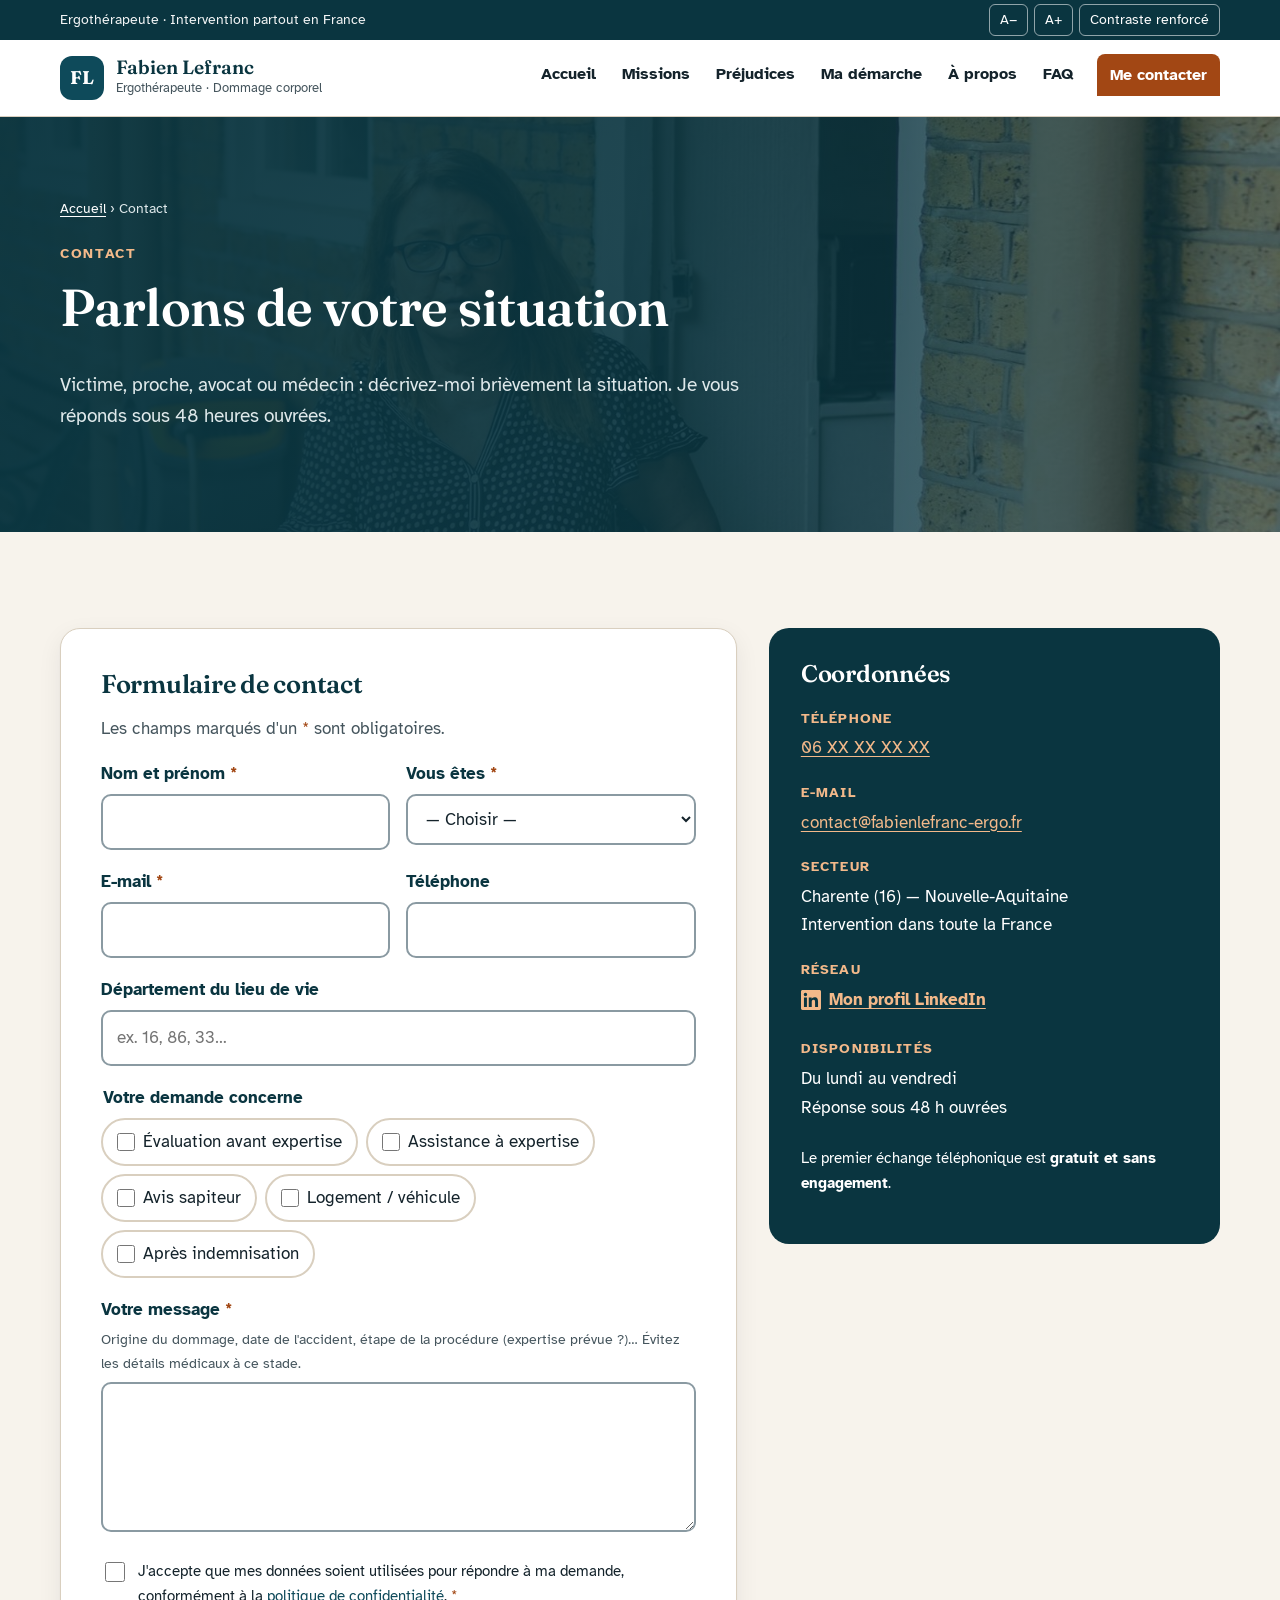
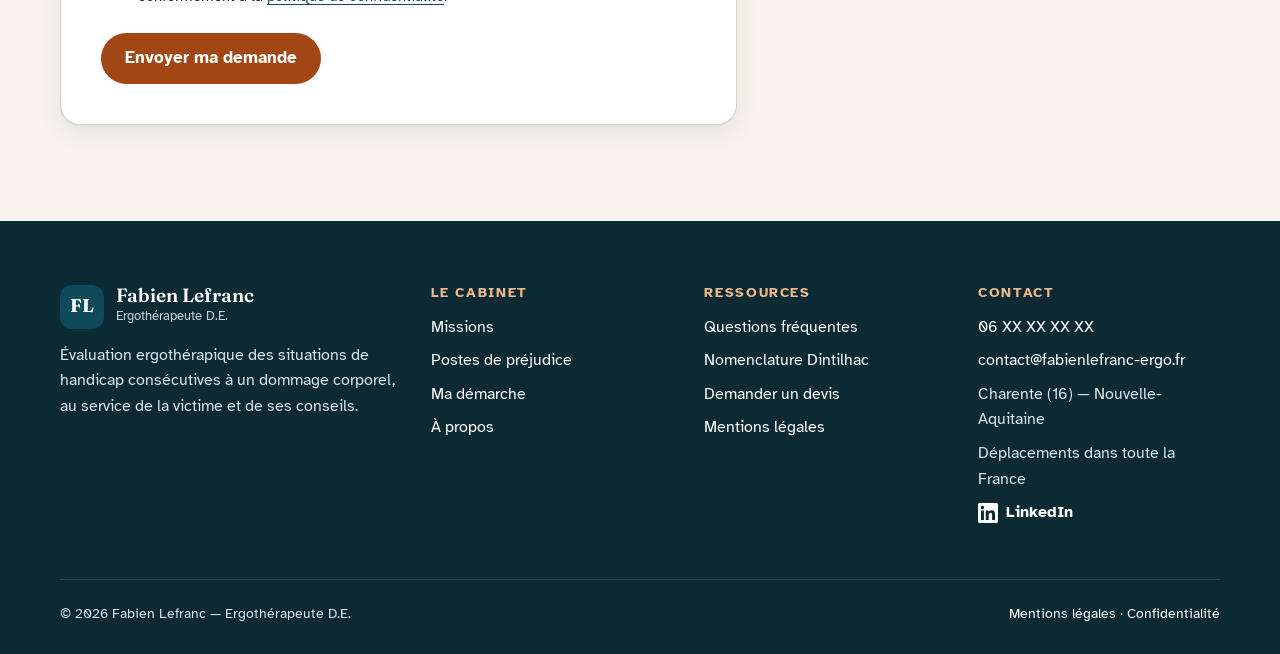
<file: contact.html>
<!doctype html>
<html lang="fr" data-text="md">
<head>
<meta charset="utf-8">
<meta name="viewport" content="width=device-width, initial-scale=1">
<title>Contact — Fabien Lefranc, ergothérapeute dommage corporel</title>
<meta name="description" content="Contactez Fabien Lefranc, ergothérapeute en réparation du dommage corporel, pour un premier échange gratuit ou un devis.">
<meta property="og:title" content="Contact — Fabien Lefranc, ergothérapeute dommage corporel">
<meta property="og:description" content="Contactez Fabien Lefranc, ergothérapeute en réparation du dommage corporel, pour un premier échange gratuit ou un devis.">
<meta property="og:image" content="assets/img/fabien-lefranc.jpg">
<meta name="theme-color" content="#0a3540">
<link rel="icon" href="data:image/svg+xml,%3Csvg xmlns='http://www.w3.org/2000/svg' viewBox='0 0 64 64'%3E%3Crect width='64' height='64' rx='16' fill='%230e4a5a'/%3E%3Ctext x='32' y='42' font-family='Georgia' font-size='28' font-weight='700' fill='white' text-anchor='middle'%3EFL%3C/text%3E%3C/svg%3E">
<link rel="preconnect" href="https://fonts.googleapis.com">
<link rel="preconnect" href="https://fonts.gstatic.com" crossorigin>
<link href="https://fonts.googleapis.com/css2?family=Atkinson+Hyperlegible:ital,wght@0,400;0,700;1,400&family=Fraunces:ital,opsz,wght@0,9..144,500;0,9..144,600;0,9..144,700;1,9..144,500&display=swap" rel="stylesheet">
<link rel="stylesheet" href="assets/css/style.css">
</head>
<body>
<a class="skip-link" href="#contenu">Aller au contenu</a>

<div class="a11y-bar">
  <div class="wrap">
    <p>Ergothérapeute · Intervention partout en France</p>
    <div class="a11y-tools" role="group" aria-label="Options d'affichage">
      <button type="button" data-a11y="minus" aria-label="Réduire la taille du texte">A−</button>
      <button type="button" data-a11y="plus" aria-label="Agrandir la taille du texte">A+</button>
      <button type="button" data-a11y="contrast" aria-pressed="false">Contraste renforcé</button>
    </div>
  </div>
</div>

<header class="site-header">
  <div class="wrap">
    <a class="brand" href="index.html" aria-label="Fabien Lefranc, ergothérapeute — accueil">
      <span class="brand-mark" aria-hidden="true">FL</span>
      <span><span class="brand-name">Fabien Lefranc</span><span class="brand-sub">Ergothérapeute · Dommage corporel</span></span>
    </a>
    <button class="nav-toggle" type="button" aria-expanded="false" aria-controls="main-nav">
      <svg width="20" height="20" viewBox="0 0 24 24" fill="none" stroke="currentColor" stroke-width="2.2" stroke-linecap="round" aria-hidden="true"><path d="M3 6h18M3 12h18M3 18h18"/></svg>
      Menu
    </button>
    <nav id="main-nav" class="main-nav" aria-label="Navigation principale">
      <ul>
<li><a href="index.html">Accueil</a></li>
<li><a href="missions.html">Missions</a></li>
<li><a href="prejudices.html">Préjudices</a></li>
<li><a href="demarche.html">Ma démarche</a></li>
<li><a href="a-propos.html">À propos</a></li>
<li><a href="faq.html">FAQ</a></li>
        <li><a class="btn btn-primary" href="contact.html" aria-current="page">Me contacter</a></li>
      </ul>
    </nav>
  </div>
</header>

<main id="contenu" tabindex="-1">
<section class="page-hero with-photo" style="background-image:url('assets/img/photos/bandeau-porte.jpg')">
  <div class="wrap">
    <nav class="breadcrumb" aria-label="Fil d'Ariane"><a href="index.html">Accueil</a> <span aria-hidden="true">›</span> <span aria-current="page">Contact</span></nav>
    <span class="eyebrow">Contact</span>
    <h1>Parlons de votre situation</h1>
    <p class="lead">Victime, proche, avocat ou médecin : décrivez-moi brièvement la situation. Je vous réponds sous 48 heures ouvrées.</p>
  </div>
</section>
<section>
  <div class="wrap contact-grid">
    <form class="form" id="contact-form" data-mailto="contact@fabienlefranc-ergo.fr" novalidate>
      <h2 style="font-size:1.6rem">Formulaire de contact</h2>
      <p class="hint" style="color:var(--muted)">Les champs marqués d'un <span class="req" aria-hidden="true">*</span> sont obligatoires.</p>
      <div class="row">
        <div class="field"><label for="nom">Nom et prénom <span class="req" aria-hidden="true">*</span></label><input id="nom" name="nom" autocomplete="name" required aria-required="true"></div>
        <div class="field"><label for="profil">Vous êtes <span class="req" aria-hidden="true">*</span></label>
          <select id="profil" name="profil" required aria-required="true">
            <option value="">— Choisir —</option><option>Victime</option><option>Proche d'une victime</option><option>Avocat</option><option>Médecin-conseil / expert</option><option>Assureur</option><option>Autre</option>
          </select></div>
      </div>
      <div class="row">
        <div class="field"><label for="email">E-mail <span class="req" aria-hidden="true">*</span></label><input id="email" name="email" type="email" autocomplete="email" required aria-required="true"></div>
        <div class="field"><label for="tel">Téléphone</label><input id="tel" name="tel" type="tel" autocomplete="tel"></div>
      </div>
      <div class="field"><label for="dep">Département du lieu de vie</label><input id="dep" name="dep" inputmode="numeric" placeholder="ex. 16, 86, 33…"></div>
      <fieldset class="field">
        <legend>Votre demande concerne</legend>
        <div class="chips">
          <label><input type="checkbox" name="besoin" value="Évaluation avant expertise"> Évaluation avant expertise</label>
          <label><input type="checkbox" name="besoin" value="Assistance à expertise"> Assistance à expertise</label>
          <label><input type="checkbox" name="besoin" value="Avis sapiteur"> Avis sapiteur</label>
          <label><input type="checkbox" name="besoin" value="Logement / véhicule"> Logement / véhicule</label>
          <label><input type="checkbox" name="besoin" value="Après indemnisation"> Après indemnisation</label>
        </div>
      </fieldset>
      <div class="field"><label for="message">Votre message <span class="req" aria-hidden="true">*</span></label>
        <p class="hint" id="message-hint">Origine du dommage, date de l'accident, étape de la procédure (expertise prévue ?)… Évitez les détails médicaux à ce stade.</p>
        <textarea id="message" name="message" required aria-required="true" aria-describedby="message-hint"></textarea></div>
      <div class="field consent"><input type="checkbox" id="rgpd" name="rgpd" required aria-required="true"><label for="rgpd" style="font-weight:400;color:var(--ink)">J'accepte que mes données soient utilisées pour répondre à ma demande, conformément à la <a href="mentions-legales.html#confidentialite">politique de confidentialité</a>. <span class="req" aria-hidden="true">*</span></label></div>
      <button class="btn btn-primary" type="submit">Envoyer ma demande</button>
      <p class="form-status" id="form-status" tabindex="-1" role="status" hidden>Votre logiciel de messagerie s'ouvre avec votre message pré-rempli. Il ne vous reste qu'à l'envoyer.</p>
    </form>

    <aside class="info-card" aria-labelledby="coord">
      <h2 id="coord" style="font-size:1.5rem">Coordonnées</h2>
      <dl>
        <dt>Téléphone</dt><dd><a href="tel:+33600000000">06 XX XX XX XX</a></dd>
        <dt>E-mail</dt><dd><a href="mailto:contact@fabienlefranc-ergo.fr">contact@fabienlefranc-ergo.fr</a></dd>
        <dt>Secteur</dt><dd>Charente (16) — Nouvelle-Aquitaine<br>Intervention dans toute la France</dd>
        <dt>Réseau</dt><dd><a class="li-link" href="https://www.linkedin.com/in/fabien-lefranc/" target="_blank" rel="noopener me"><svg width="20" height="20" viewBox="0 0 24 24" fill="currentColor" aria-hidden="true" focusable="false"><path d="M20.45 20.45h-3.56v-5.57c0-1.33-.02-3.04-1.85-3.04-1.85 0-2.14 1.45-2.14 2.94v5.67H9.35V9h3.41v1.56h.05c.48-.9 1.64-1.85 3.37-1.85 3.6 0 4.27 2.37 4.27 5.46v6.28zM5.34 7.43a2.06 2.06 0 1 1 0-4.13 2.06 2.06 0 0 1 0 4.13zM7.12 20.45H3.56V9h3.56v11.45zM22.22 0H1.77C.79 0 0 .77 0 1.73v20.54C0 23.23.79 24 1.77 24h20.45c.98 0 1.78-.77 1.78-1.73V1.73C24 .77 23.2 0 22.22 0z"/></svg><span>Mon profil LinkedIn</span><span class="sr-only"> (nouvel onglet)</span></a></dd>
        <dt>Disponibilités</dt><dd>Du lundi au vendredi<br>Réponse sous 48 h ouvrées</dd>
      </dl>
      <p style="margin-top:24px;font-size:.95rem">Le premier échange téléphonique est <strong>gratuit et sans engagement</strong>.</p>
    </aside>
  </div>
</section>
</main>

<footer class="site-footer">
  <div class="wrap">
    <div class="footer-grid">
      <div>
        <p class="brand" style="margin-bottom:14px"><span class="brand-mark" aria-hidden="true">FL</span>
        <span><span class="brand-name">Fabien Lefranc</span><span class="brand-sub">Ergothérapeute D.E.</span></span></p>
        <p>Évaluation ergothérapique des situations de handicap consécutives à un dommage corporel, au service de la victime et de ses conseils.</p>
      </div>
      <div>
        <h2>Le cabinet</h2>
        <ul>
          <li><a href="missions.html">Missions</a></li>
          <li><a href="prejudices.html">Postes de préjudice</a></li>
          <li><a href="demarche.html">Ma démarche</a></li>
          <li><a href="a-propos.html">À propos</a></li>
        </ul>
      </div>
      <div>
        <h2>Ressources</h2>
        <ul>
          <li><a href="faq.html">Questions fréquentes</a></li>
          <li><a href="prejudices.html#nomenclature">Nomenclature Dintilhac</a></li>
          <li><a href="contact.html">Demander un devis</a></li>
          <li><a href="mentions-legales.html">Mentions légales</a></li>
        </ul>
      </div>
      <div>
        <h2>Contact</h2>
        <ul>
          <li><a href="tel:+33600000000">06 XX XX XX XX</a></li>
          <li><a href="mailto:contact@fabienlefranc-ergo.fr">contact@fabienlefranc-ergo.fr</a></li>
          <li>Charente (16) — Nouvelle-Aquitaine</li>
          <li>Déplacements dans toute la France</li>
          <li><a class="li-link" href="https://www.linkedin.com/in/fabien-lefranc/" target="_blank" rel="noopener me"><svg width="20" height="20" viewBox="0 0 24 24" fill="currentColor" aria-hidden="true" focusable="false"><path d="M20.45 20.45h-3.56v-5.57c0-1.33-.02-3.04-1.85-3.04-1.85 0-2.14 1.45-2.14 2.94v5.67H9.35V9h3.41v1.56h.05c.48-.9 1.64-1.85 3.37-1.85 3.6 0 4.27 2.37 4.27 5.46v6.28zM5.34 7.43a2.06 2.06 0 1 1 0-4.13 2.06 2.06 0 0 1 0 4.13zM7.12 20.45H3.56V9h3.56v11.45zM22.22 0H1.77C.79 0 0 .77 0 1.73v20.54C0 23.23.79 24 1.77 24h20.45c.98 0 1.78-.77 1.78-1.73V1.73C24 .77 23.2 0 22.22 0z"/></svg><span>LinkedIn</span><span class="sr-only"> (nouvel onglet)</span></a></li>
        </ul>
      </div>
    </div>
    <div class="footer-bottom">
      <p style="margin:0">© <span id="year">2026</span> Fabien Lefranc — Ergothérapeute D.E.</p>
      <p style="margin:0"><a href="mentions-legales.html">Mentions légales</a> · <a href="mentions-legales.html#confidentialite">Confidentialité</a></p>
    </div>
  </div>
</footer>

<a class="btn btn-primary mobile-call" href="tel:+33600000000"><svg width="20" height="20" viewBox="0 0 24 24" fill="none" stroke="currentColor" stroke-width="1.8" stroke-linecap="round" stroke-linejoin="round" aria-hidden="true" focusable="false"><path d="M22 16.9v3a2 2 0 0 1-2.2 2 19.8 19.8 0 0 1-8.6-3.1 19.5 19.5 0 0 1-6-6A19.8 19.8 0 0 1 2.1 4.2 2 2 0 0 1 4.1 2h3a2 2 0 0 1 2 1.7c.1 1 .4 1.9.7 2.8a2 2 0 0 1-.5 2.1L8 9.9a16 16 0 0 0 6 6l1.3-1.3a2 2 0 0 1 2.1-.4c.9.3 1.8.6 2.8.7a2 2 0 0 1 1.7 2z"/></svg> Appeler</a>
<script src="assets/js/main.js"></script>
</body>
</html>
</file>
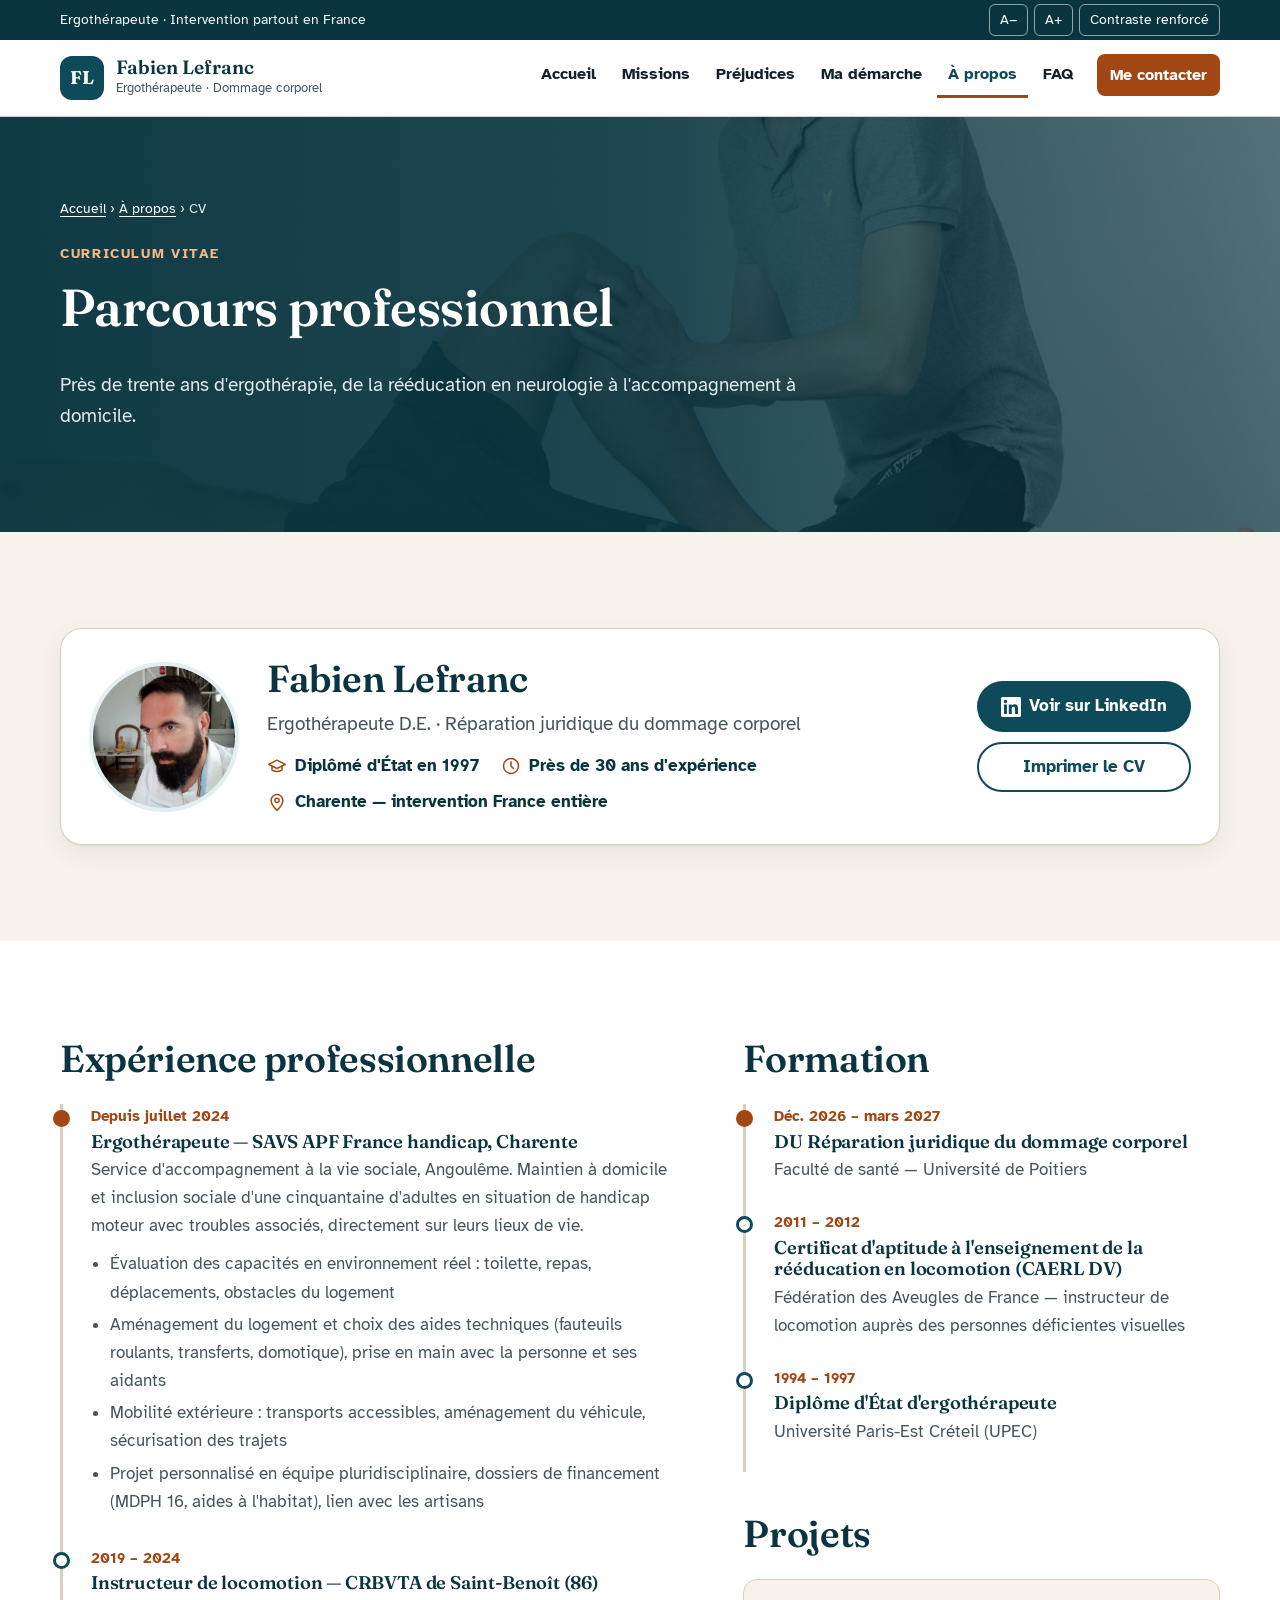
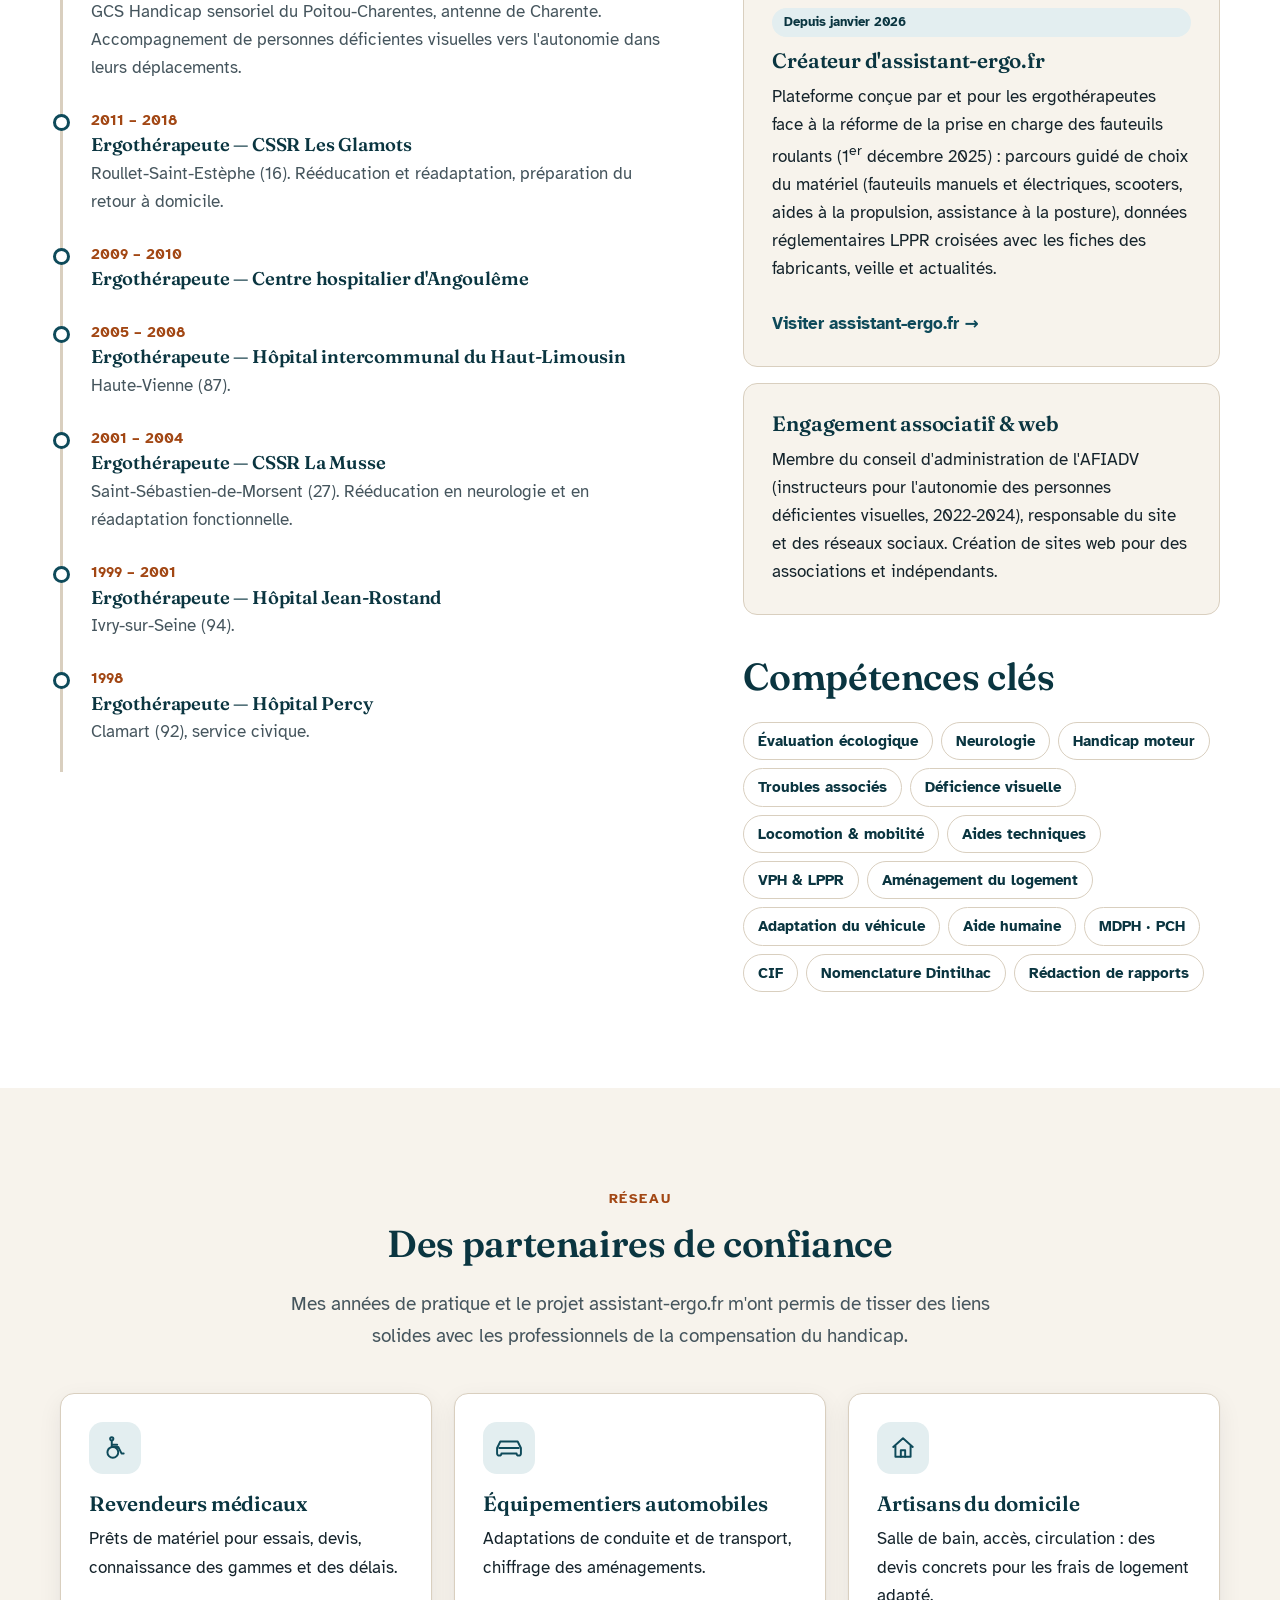
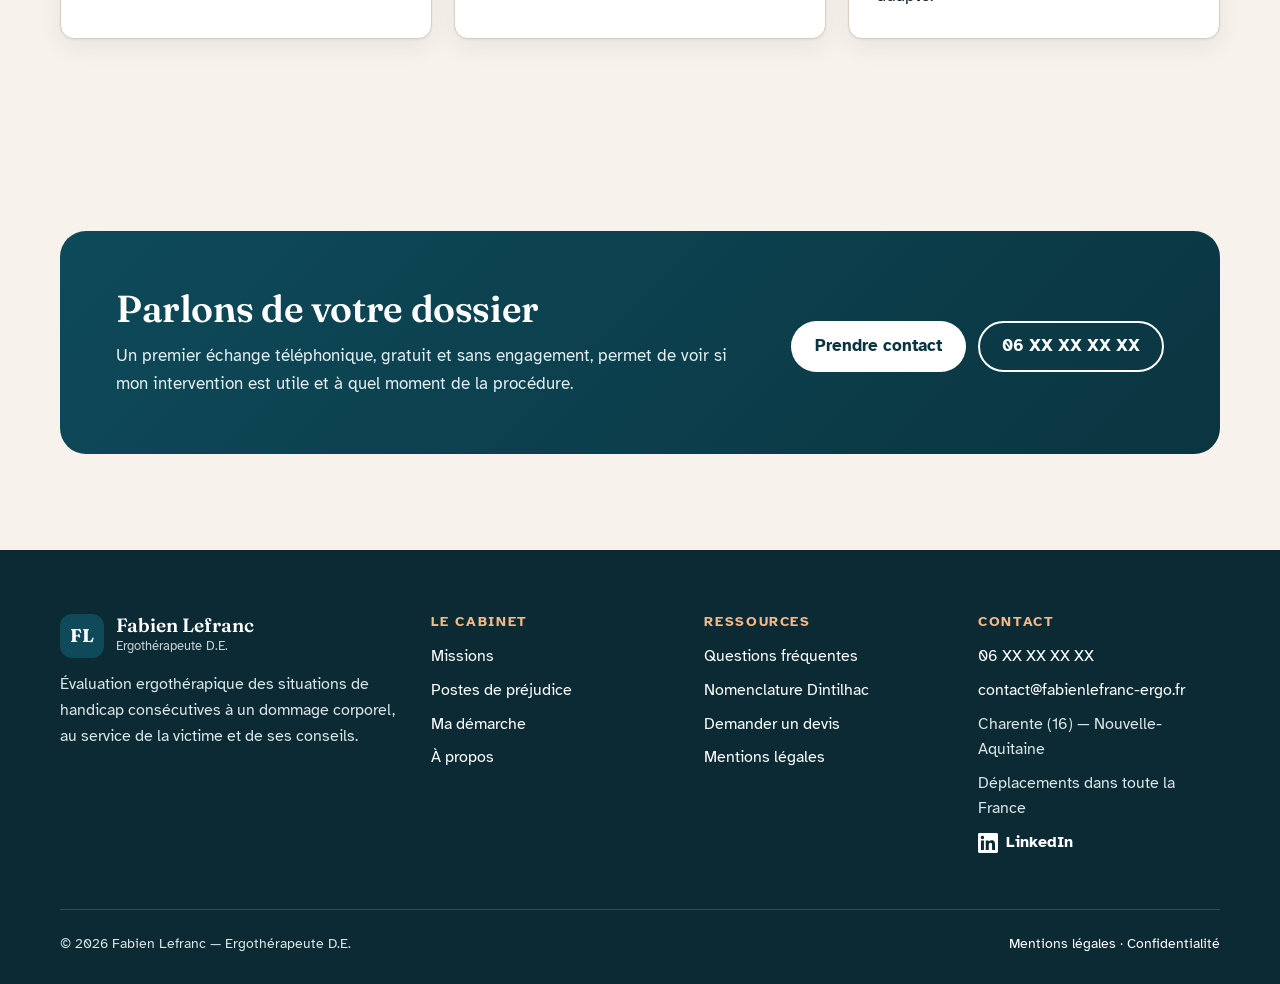
<file: cv.html>
<!doctype html>
<html lang="fr" data-text="md">
<head>
<meta charset="utf-8">
<meta name="viewport" content="width=device-width, initial-scale=1">
<title>CV — Fabien Lefranc, ergothérapeute D.E.</title>
<meta name="description" content="Curriculum vitae de Fabien Lefranc : ergothérapeute D.E. depuis 1997, SSR La Musse, SSR Les Glamots, SAVS, créateur d'assistant-ergo.fr, DU Réparation juridique du dommage corporel.">
<meta property="og:title" content="CV — Fabien Lefranc, ergothérapeute D.E.">
<meta property="og:description" content="Curriculum vitae de Fabien Lefranc : ergothérapeute D.E. depuis 1997, SSR La Musse, SSR Les Glamots, SAVS, créateur d'assistant-ergo.fr, DU Réparation juridique du dommage corporel.">
<meta property="og:image" content="assets/img/fabien-lefranc.jpg">
<meta name="theme-color" content="#0a3540">
<link rel="icon" href="data:image/svg+xml,%3Csvg xmlns='http://www.w3.org/2000/svg' viewBox='0 0 64 64'%3E%3Crect width='64' height='64' rx='16' fill='%230e4a5a'/%3E%3Ctext x='32' y='42' font-family='Georgia' font-size='28' font-weight='700' fill='white' text-anchor='middle'%3EFL%3C/text%3E%3C/svg%3E">
<link rel="preconnect" href="https://fonts.googleapis.com">
<link rel="preconnect" href="https://fonts.gstatic.com" crossorigin>
<link href="https://fonts.googleapis.com/css2?family=Atkinson+Hyperlegible:ital,wght@0,400;0,700;1,400&family=Fraunces:ital,opsz,wght@0,9..144,500;0,9..144,600;0,9..144,700;1,9..144,500&display=swap" rel="stylesheet">
<link rel="stylesheet" href="assets/css/style.css">
</head>
<body>
<a class="skip-link" href="#contenu">Aller au contenu</a>

<div class="a11y-bar">
  <div class="wrap">
    <p>Ergothérapeute · Intervention partout en France</p>
    <div class="a11y-tools" role="group" aria-label="Options d'affichage">
      <button type="button" data-a11y="minus" aria-label="Réduire la taille du texte">A−</button>
      <button type="button" data-a11y="plus" aria-label="Agrandir la taille du texte">A+</button>
      <button type="button" data-a11y="contrast" aria-pressed="false">Contraste renforcé</button>
    </div>
  </div>
</div>

<header class="site-header">
  <div class="wrap">
    <a class="brand" href="index.html" aria-label="Fabien Lefranc, ergothérapeute — accueil">
      <span class="brand-mark" aria-hidden="true">FL</span>
      <span><span class="brand-name">Fabien Lefranc</span><span class="brand-sub">Ergothérapeute · Dommage corporel</span></span>
    </a>
    <button class="nav-toggle" type="button" aria-expanded="false" aria-controls="main-nav">
      <svg width="20" height="20" viewBox="0 0 24 24" fill="none" stroke="currentColor" stroke-width="2.2" stroke-linecap="round" aria-hidden="true"><path d="M3 6h18M3 12h18M3 18h18"/></svg>
      Menu
    </button>
    <nav id="main-nav" class="main-nav" aria-label="Navigation principale">
      <ul>
<li><a href="index.html">Accueil</a></li>
<li><a href="missions.html">Missions</a></li>
<li><a href="prejudices.html">Préjudices</a></li>
<li><a href="demarche.html">Ma démarche</a></li>
<li><a href="a-propos.html" aria-current="page">À propos</a></li>
<li><a href="faq.html">FAQ</a></li>
        <li><a class="btn btn-primary" href="contact.html">Me contacter</a></li>
      </ul>
    </nav>
  </div>
</header>

<main id="contenu" tabindex="-1">
<section class="page-hero with-photo" style="background-image:url('assets/img/photos/bandeau-examen.jpg')">
  <div class="wrap">
    <nav class="breadcrumb" aria-label="Fil d'Ariane"><a href="index.html">Accueil</a> <span aria-hidden="true">›</span> <a href="a-propos.html">À propos</a> <span aria-hidden="true">›</span> <span aria-current="page">CV</span></nav>
    <span class="eyebrow">Curriculum vitae</span>
    <h1>Parcours professionnel</h1>
    <p class="lead">Près de trente ans d'ergothérapie, de la rééducation en neurologie à l'accompagnement à domicile.</p>
  </div>
</section>
<section>
  <div class="wrap">
    <div class="cv-head reveal">
      <img src="assets/img/fabien-lefranc.jpg" width="640" height="640" alt="Fabien Lefranc">
      <div>
        <h2 style="margin-bottom:.2em">Fabien Lefranc</h2>
        <p class="lead" style="margin-bottom:.6em">Ergothérapeute D.E. · Réparation juridique du dommage corporel</p>
        <ul class="cv-facts">
          <li><svg width="20" height="20" viewBox="0 0 24 24" fill="none" stroke="currentColor" stroke-width="1.8" stroke-linecap="round" stroke-linejoin="round" aria-hidden="true" focusable="false"><path d="M22 10L12 5 2 10l10 5 10-5z"/><path d="M6 12v5c3 2 9 2 12 0v-5"/></svg> Diplômé d'État en 1997</li>
          <li><svg width="20" height="20" viewBox="0 0 24 24" fill="none" stroke="currentColor" stroke-width="1.8" stroke-linecap="round" stroke-linejoin="round" aria-hidden="true" focusable="false"><circle cx="12" cy="12" r="9"/><path d="M12 7v5l3 3"/></svg> Près de 30 ans d'expérience</li>
          <li><svg width="20" height="20" viewBox="0 0 24 24" fill="none" stroke="currentColor" stroke-width="1.8" stroke-linecap="round" stroke-linejoin="round" aria-hidden="true" focusable="false"><path d="M12 22s7-6.2 7-12a7 7 0 1 0-14 0c0 5.8 7 12 7 12z"/><circle cx="12" cy="10" r="2.5"/></svg> Charente — intervention France entière</li>
        </ul>
      </div>
      <p class="cv-print"><a class="btn btn-dark" href="https://www.linkedin.com/in/fabien-lefranc/" target="_blank" rel="noopener me"><svg width="20" height="20" viewBox="0 0 24 24" fill="currentColor" aria-hidden="true" focusable="false"><path d="M20.45 20.45h-3.56v-5.57c0-1.33-.02-3.04-1.85-3.04-1.85 0-2.14 1.45-2.14 2.94v5.67H9.35V9h3.41v1.56h.05c.48-.9 1.64-1.85 3.37-1.85 3.6 0 4.27 2.37 4.27 5.46v6.28zM5.34 7.43a2.06 2.06 0 1 1 0-4.13 2.06 2.06 0 0 1 0 4.13zM7.12 20.45H3.56V9h3.56v11.45zM22.22 0H1.77C.79 0 0 .77 0 1.73v20.54C0 23.23.79 24 1.77 24h20.45c.98 0 1.78-.77 1.78-1.73V1.73C24 .77 23.2 0 22.22 0z"/></svg><span>Voir sur LinkedIn</span><span class="sr-only"> (nouvel onglet)</span></a><button class="btn btn-ghost" type="button" onclick="window.print()">Imprimer le CV</button></p>
    </div>
  </div>
</section>

<section class="section-alt">
  <div class="wrap cv-grid">
    <div>
      <h2 class="reveal">Expérience professionnelle</h2>
      <ol class="timeline reveal">
        <li class="now"><span class="when">Depuis juillet 2024</span><h3>Ergothérapeute — SAVS APF France handicap, Charente</h3>
          <p>Service d'accompagnement à la vie sociale, Angoulême. Maintien à domicile et inclusion sociale d'une cinquantaine d'adultes en situation de handicap moteur avec troubles associés, directement sur leurs lieux de vie.</p>
          <ul class="cv-list">
            <li>Évaluation des capacités en environnement réel : toilette, repas, déplacements, obstacles du logement</li>
            <li>Aménagement du logement et choix des aides techniques (fauteuils roulants, transferts, domotique), prise en main avec la personne et ses aidants</li>
            <li>Mobilité extérieure : transports accessibles, aménagement du véhicule, sécurisation des trajets</li>
            <li>Projet personnalisé en équipe pluridisciplinaire, dossiers de financement (MDPH 16, aides à l'habitat), lien avec les artisans</li>
          </ul></li>
        <li><span class="when">2019 – 2024</span><h3>Instructeur de locomotion — CRBVTA de Saint-Benoît (86)</h3>
          <p>GCS Handicap sensoriel du Poitou-Charentes, antenne de Charente. Accompagnement de personnes déficientes visuelles vers l'autonomie dans leurs déplacements.</p></li>
        <li><span class="when">2011 – 2018</span><h3>Ergothérapeute — CSSR Les Glamots</h3>
          <p>Roullet-Saint-Estèphe (16). Rééducation et réadaptation, préparation du retour à domicile.</p></li>
        <li><span class="when">2009 – 2010</span><h3>Ergothérapeute — Centre hospitalier d'Angoulême</h3></li>
        <li><span class="when">2005 – 2008</span><h3>Ergothérapeute — Hôpital intercommunal du Haut-Limousin</h3><p>Haute-Vienne (87).</p></li>
        <li><span class="when">2001 – 2004</span><h3>Ergothérapeute — CSSR La Musse</h3>
          <p>Saint-Sébastien-de-Morsent (27). Rééducation en neurologie et en réadaptation fonctionnelle.</p></li>
        <li><span class="when">1999 – 2001</span><h3>Ergothérapeute — Hôpital Jean-Rostand</h3><p>Ivry-sur-Seine (94).</p></li>
        <li><span class="when">1998</span><h3>Ergothérapeute — Hôpital Percy</h3><p>Clamart (92), service civique.</p></li>
      </ol>
    </div>
    <div>
      <h2 class="reveal">Formation</h2>
      <ol class="timeline reveal">
        <li class="now"><span class="when">Déc. 2026 – mars 2027</span><h3>DU Réparation juridique du dommage corporel</h3><p>Faculté de santé — Université de Poitiers</p></li>
        <li><span class="when">2011 – 2012</span><h3>Certificat d'aptitude à l'enseignement de la rééducation en locomotion (CAERL DV)</h3><p>Fédération des Aveugles de France — instructeur de locomotion auprès des personnes déficientes visuelles</p></li>
        <li><span class="when">1994 – 1997</span><h3>Diplôme d'État d'ergothérapeute</h3><p>Université Paris-Est Créteil (UPEC)</p></li>
      </ol>

      <h2 class="reveal" style="margin-top:40px">Projets</h2>
      <div class="card reveal">
        <span class="tag">Depuis janvier 2026</span>
        <h3>Créateur d'assistant-ergo.fr</h3>
        <p>Plateforme conçue par et pour les ergothérapeutes face à la réforme de la prise en charge des fauteuils roulants (1<sup>er</sup> décembre 2025) : parcours guidé de choix du matériel (fauteuils manuels et électriques, scooters, aides à la propulsion, assistance à la posture), données réglementaires LPPR croisées avec les fiches des fabricants, veille et actualités.</p>
        <a class="more" href="https://assistant-ergo.fr" rel="noopener">Visiter assistant-ergo.fr</a>
      </div>
      <div class="card reveal" style="margin-top:16px">
        <h3>Engagement associatif & web</h3>
        <p>Membre du conseil d'administration de l'AFIADV (instructeurs pour l'autonomie des personnes déficientes visuelles, 2022-2024), responsable du site et des réseaux sociaux. Création de sites web pour des associations et indépendants.</p>
      </div>

<h2 class="reveal" style="margin-top:40px">Compétences clés</h2>
      <ul class="chips-list reveal">
        <li>Évaluation écologique</li><li>Neurologie</li><li>Handicap moteur</li><li>Troubles associés</li><li>Déficience visuelle</li><li>Locomotion & mobilité</li>
        <li>Aides techniques</li><li>VPH & LPPR</li><li>Aménagement du logement</li><li>Adaptation du véhicule</li>
        <li>Aide humaine</li><li>MDPH · PCH</li><li>CIF</li><li>Nomenclature Dintilhac</li><li>Rédaction de rapports</li>
      </ul>
    </div>
  </div>
</section>

<section>
  <div class="wrap">
    <div class="section-head center reveal">
      <span class="eyebrow">Réseau</span>
      <h2>Des partenaires de confiance</h2>
      <p class="lead">Mes années de pratique et le projet assistant-ergo.fr m'ont permis de tisser des liens solides avec les professionnels de la compensation du handicap.</p>
    </div>
    <div class="grid grid-3">
      <div class="card reveal"><div class="icon"><svg width="26" height="26" viewBox="0 0 24 24" fill="none" stroke="currentColor" stroke-width="1.8" stroke-linecap="round" stroke-linejoin="round" aria-hidden="true" focusable="false"><circle cx="10" cy="16" r="5"/><circle cx="9" cy="3.5" r="1.5"/><path d="M9 6v5h6l3 6h2M9 9h5"/></svg></div><h3>Revendeurs médicaux</h3><p>Prêts de matériel pour essais, devis, connaissance des gammes et des délais.</p></div>
      <div class="card reveal"><div class="icon"><svg width="26" height="26" viewBox="0 0 24 24" fill="none" stroke="currentColor" stroke-width="1.8" stroke-linecap="round" stroke-linejoin="round" aria-hidden="true" focusable="false"><path d="M5 17h14M5 17a2 2 0 1 1-4 0v-5l3-6h16l3 6v5a2 2 0 1 1-4 0"/><path d="M3 12h18"/></svg></div><h3>Équipementiers automobiles</h3><p>Adaptations de conduite et de transport, chiffrage des aménagements.</p></div>
      <div class="card reveal"><div class="icon"><svg width="26" height="26" viewBox="0 0 24 24" fill="none" stroke="currentColor" stroke-width="1.8" stroke-linecap="round" stroke-linejoin="round" aria-hidden="true" focusable="false"><path d="M3 11l9-8 9 8M5 10v10h14V10"/><path d="M10 20v-6h4v6"/></svg></div><h3>Artisans du domicile</h3><p>Salle de bain, accès, circulation : des devis concrets pour les frais de logement adapté.</p></div>
    </div>
  </div>
</section>
<section>
  <div class="wrap">
    <div class="cta reveal">
      <div>
        <h2>Parlons de votre dossier</h2>
        <p>Un premier échange téléphonique, gratuit et sans engagement, permet de voir si mon intervention est utile et à quel moment de la procédure.</p>
      </div>
      <div class="btn-row">
        <a class="btn btn-light" href="contact.html">Prendre contact</a>
        <a class="btn btn-outline-light" href="tel:+33600000000">06 XX XX XX XX</a>
      </div>
    </div>
  </div>
</section>
</main>

<footer class="site-footer">
  <div class="wrap">
    <div class="footer-grid">
      <div>
        <p class="brand" style="margin-bottom:14px"><span class="brand-mark" aria-hidden="true">FL</span>
        <span><span class="brand-name">Fabien Lefranc</span><span class="brand-sub">Ergothérapeute D.E.</span></span></p>
        <p>Évaluation ergothérapique des situations de handicap consécutives à un dommage corporel, au service de la victime et de ses conseils.</p>
      </div>
      <div>
        <h2>Le cabinet</h2>
        <ul>
          <li><a href="missions.html">Missions</a></li>
          <li><a href="prejudices.html">Postes de préjudice</a></li>
          <li><a href="demarche.html">Ma démarche</a></li>
          <li><a href="a-propos.html">À propos</a></li>
        </ul>
      </div>
      <div>
        <h2>Ressources</h2>
        <ul>
          <li><a href="faq.html">Questions fréquentes</a></li>
          <li><a href="prejudices.html#nomenclature">Nomenclature Dintilhac</a></li>
          <li><a href="contact.html">Demander un devis</a></li>
          <li><a href="mentions-legales.html">Mentions légales</a></li>
        </ul>
      </div>
      <div>
        <h2>Contact</h2>
        <ul>
          <li><a href="tel:+33600000000">06 XX XX XX XX</a></li>
          <li><a href="mailto:contact@fabienlefranc-ergo.fr">contact@fabienlefranc-ergo.fr</a></li>
          <li>Charente (16) — Nouvelle-Aquitaine</li>
          <li>Déplacements dans toute la France</li>
          <li><a class="li-link" href="https://www.linkedin.com/in/fabien-lefranc/" target="_blank" rel="noopener me"><svg width="20" height="20" viewBox="0 0 24 24" fill="currentColor" aria-hidden="true" focusable="false"><path d="M20.45 20.45h-3.56v-5.57c0-1.33-.02-3.04-1.85-3.04-1.85 0-2.14 1.45-2.14 2.94v5.67H9.35V9h3.41v1.56h.05c.48-.9 1.64-1.85 3.37-1.85 3.6 0 4.27 2.37 4.27 5.46v6.28zM5.34 7.43a2.06 2.06 0 1 1 0-4.13 2.06 2.06 0 0 1 0 4.13zM7.12 20.45H3.56V9h3.56v11.45zM22.22 0H1.77C.79 0 0 .77 0 1.73v20.54C0 23.23.79 24 1.77 24h20.45c.98 0 1.78-.77 1.78-1.73V1.73C24 .77 23.2 0 22.22 0z"/></svg><span>LinkedIn</span><span class="sr-only"> (nouvel onglet)</span></a></li>
        </ul>
      </div>
    </div>
    <div class="footer-bottom">
      <p style="margin:0">© <span id="year">2026</span> Fabien Lefranc — Ergothérapeute D.E.</p>
      <p style="margin:0"><a href="mentions-legales.html">Mentions légales</a> · <a href="mentions-legales.html#confidentialite">Confidentialité</a></p>
    </div>
  </div>
</footer>

<a class="btn btn-primary mobile-call" href="tel:+33600000000"><svg width="20" height="20" viewBox="0 0 24 24" fill="none" stroke="currentColor" stroke-width="1.8" stroke-linecap="round" stroke-linejoin="round" aria-hidden="true" focusable="false"><path d="M22 16.9v3a2 2 0 0 1-2.2 2 19.8 19.8 0 0 1-8.6-3.1 19.5 19.5 0 0 1-6-6A19.8 19.8 0 0 1 2.1 4.2 2 2 0 0 1 4.1 2h3a2 2 0 0 1 2 1.7c.1 1 .4 1.9.7 2.8a2 2 0 0 1-.5 2.1L8 9.9a16 16 0 0 0 6 6l1.3-1.3a2 2 0 0 1 2.1-.4c.9.3 1.8.6 2.8.7a2 2 0 0 1 1.7 2z"/></svg> Appeler</a>
<script src="assets/js/main.js"></script>
</body>
</html>
</file>
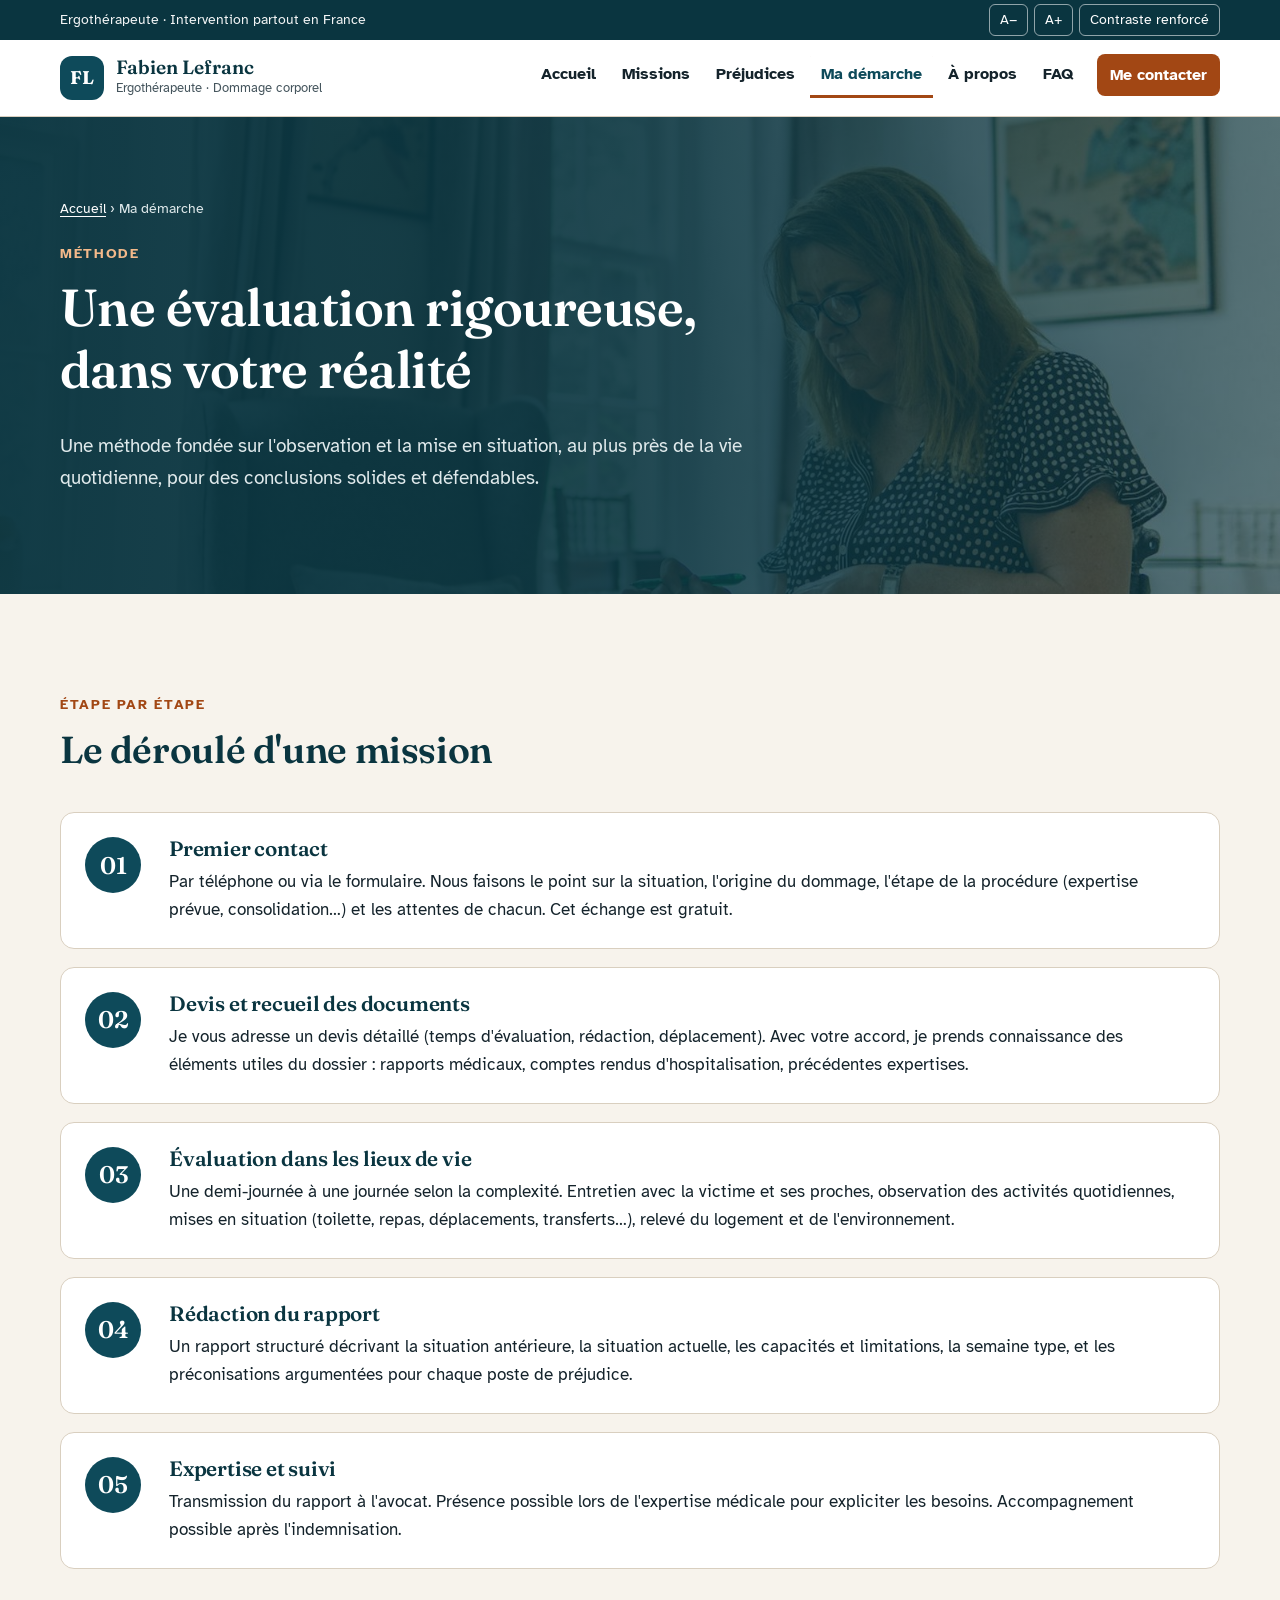
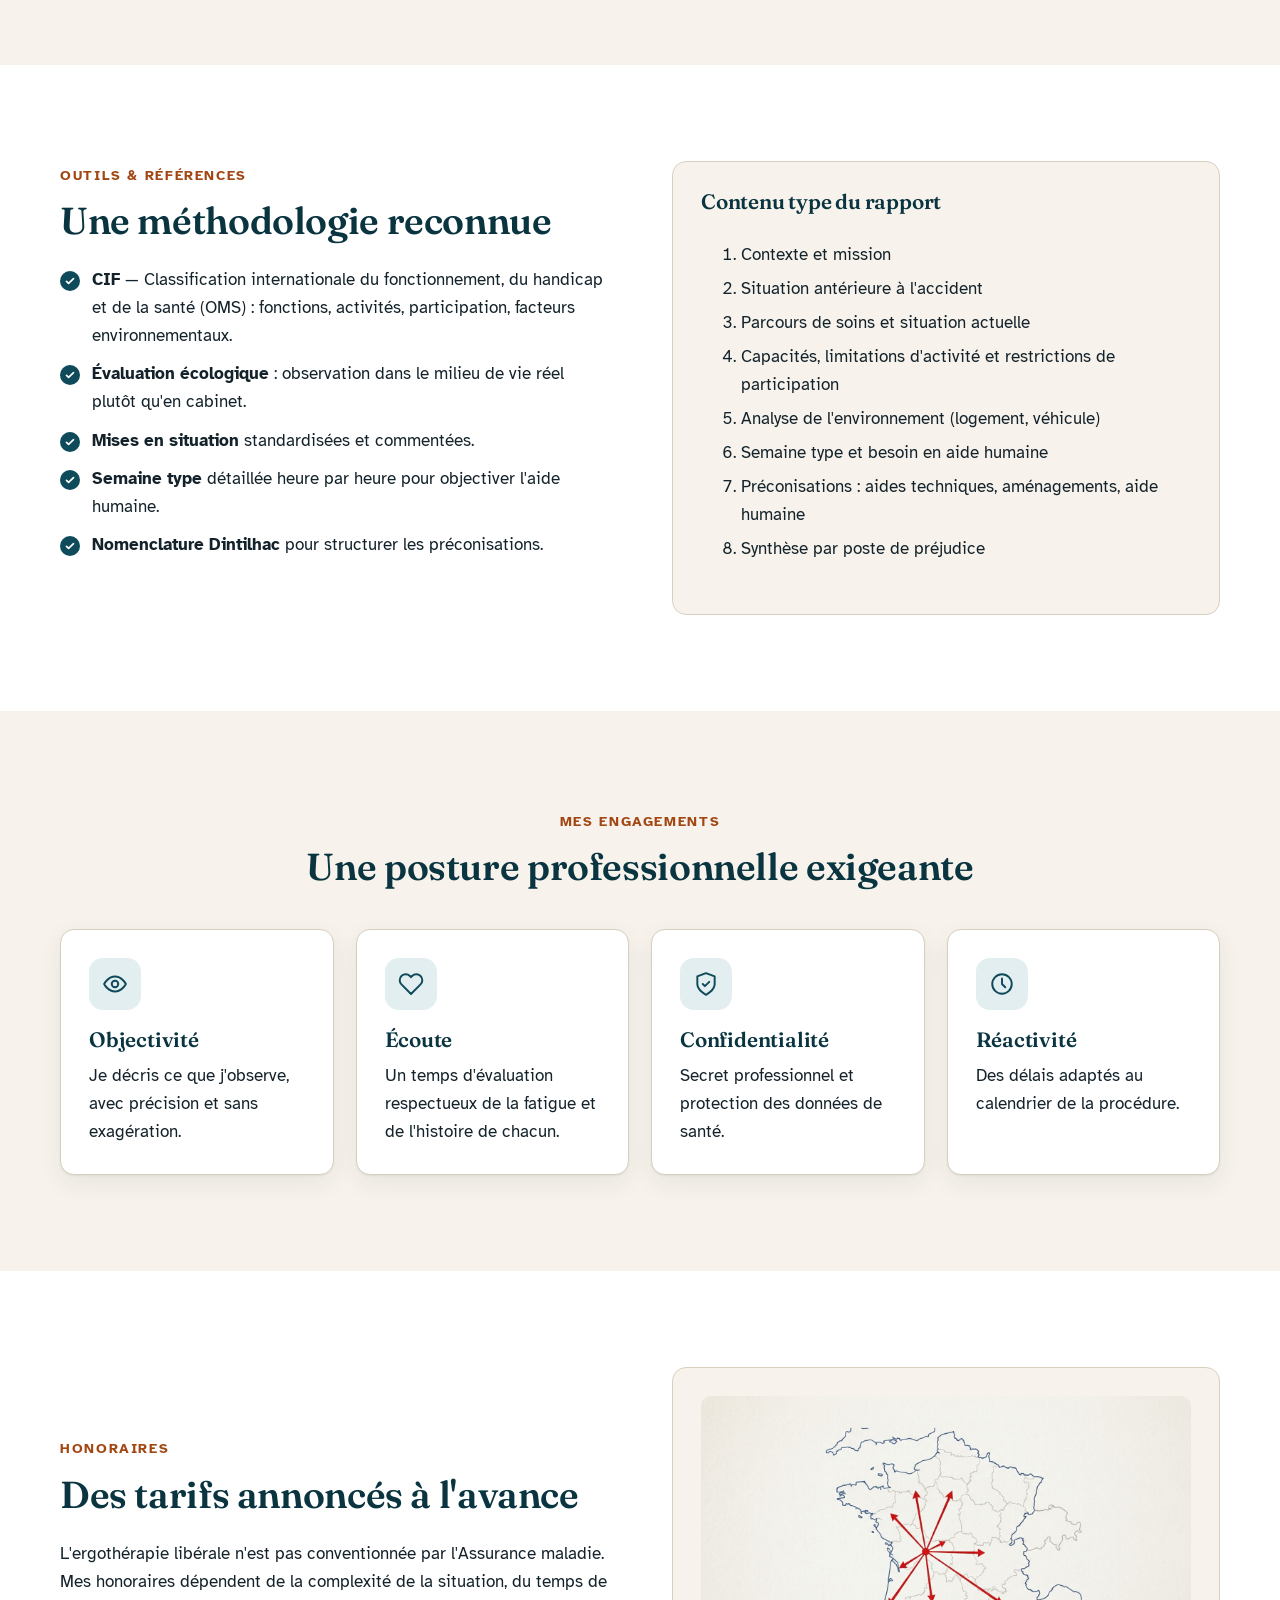
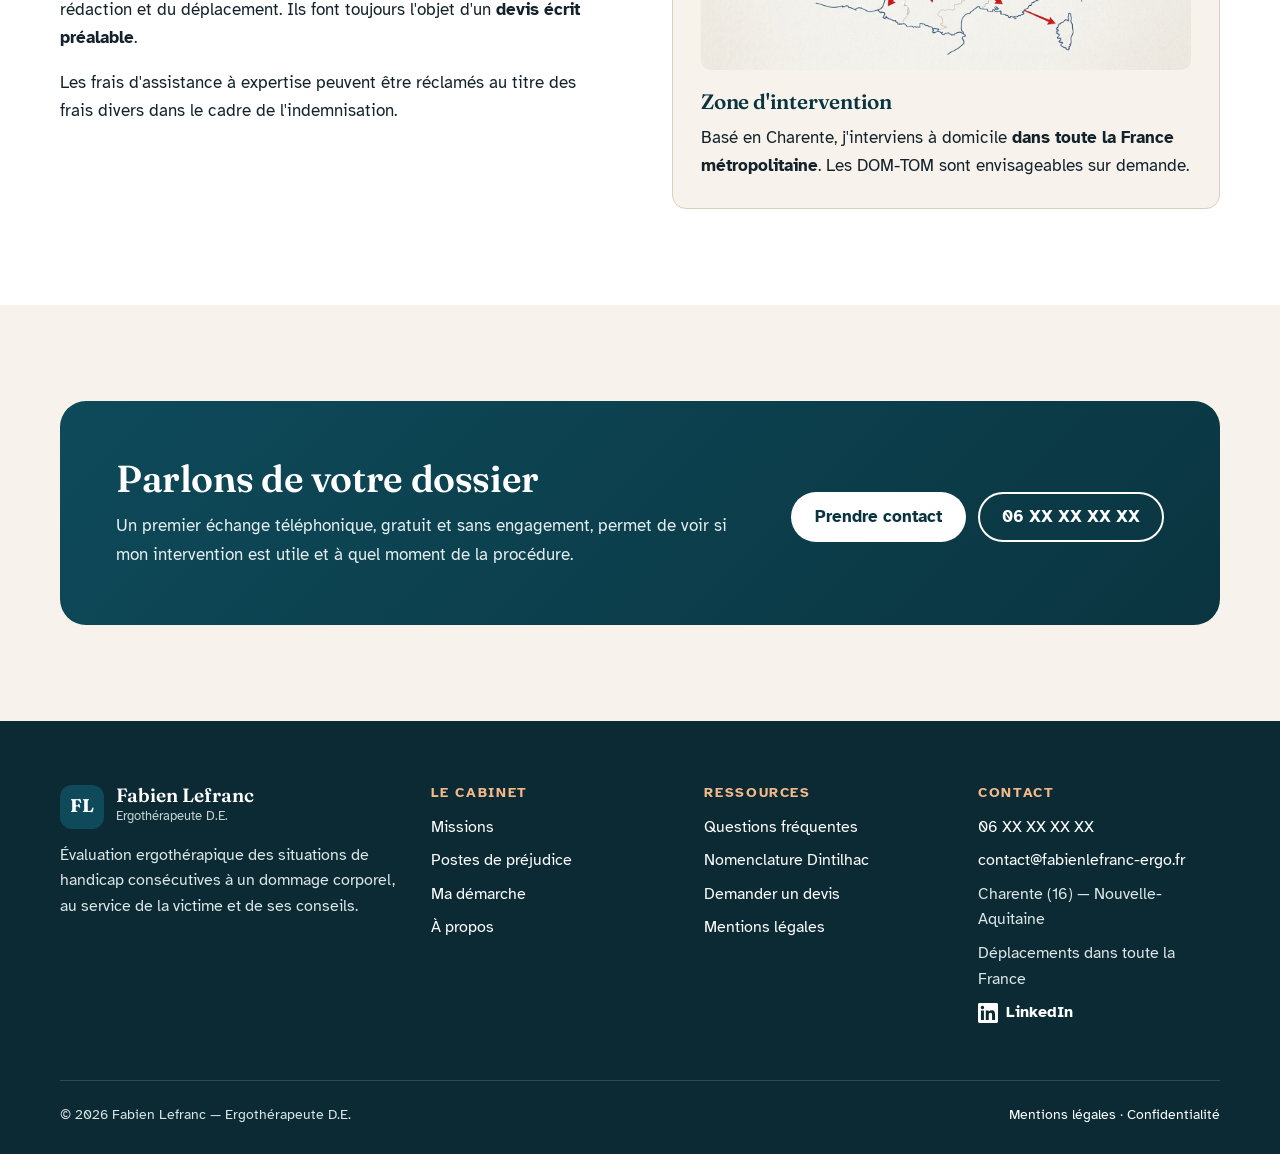
<file: demarche.html>
<!doctype html>
<html lang="fr" data-text="md">
<head>
<meta charset="utf-8">
<meta name="viewport" content="width=device-width, initial-scale=1">
<title>Ma démarche — évaluation ergothérapique en situation réelle</title>
<meta name="description" content="Déroulé d'une mission d'évaluation ergothérapique en dommage corporel : premier contact, devis, évaluation à domicile, rapport, expertise.">
<meta property="og:title" content="Ma démarche — évaluation ergothérapique en situation réelle">
<meta property="og:description" content="Déroulé d'une mission d'évaluation ergothérapique en dommage corporel : premier contact, devis, évaluation à domicile, rapport, expertise.">
<meta property="og:image" content="assets/img/fabien-lefranc.jpg">
<meta name="theme-color" content="#0a3540">
<link rel="icon" href="data:image/svg+xml,%3Csvg xmlns='http://www.w3.org/2000/svg' viewBox='0 0 64 64'%3E%3Crect width='64' height='64' rx='16' fill='%230e4a5a'/%3E%3Ctext x='32' y='42' font-family='Georgia' font-size='28' font-weight='700' fill='white' text-anchor='middle'%3EFL%3C/text%3E%3C/svg%3E">
<link rel="preconnect" href="https://fonts.googleapis.com">
<link rel="preconnect" href="https://fonts.gstatic.com" crossorigin>
<link href="https://fonts.googleapis.com/css2?family=Atkinson+Hyperlegible:ital,wght@0,400;0,700;1,400&family=Fraunces:ital,opsz,wght@0,9..144,500;0,9..144,600;0,9..144,700;1,9..144,500&display=swap" rel="stylesheet">
<link rel="stylesheet" href="assets/css/style.css">
</head>
<body>
<a class="skip-link" href="#contenu">Aller au contenu</a>

<div class="a11y-bar">
  <div class="wrap">
    <p>Ergothérapeute · Intervention partout en France</p>
    <div class="a11y-tools" role="group" aria-label="Options d'affichage">
      <button type="button" data-a11y="minus" aria-label="Réduire la taille du texte">A−</button>
      <button type="button" data-a11y="plus" aria-label="Agrandir la taille du texte">A+</button>
      <button type="button" data-a11y="contrast" aria-pressed="false">Contraste renforcé</button>
    </div>
  </div>
</div>

<header class="site-header">
  <div class="wrap">
    <a class="brand" href="index.html" aria-label="Fabien Lefranc, ergothérapeute — accueil">
      <span class="brand-mark" aria-hidden="true">FL</span>
      <span><span class="brand-name">Fabien Lefranc</span><span class="brand-sub">Ergothérapeute · Dommage corporel</span></span>
    </a>
    <button class="nav-toggle" type="button" aria-expanded="false" aria-controls="main-nav">
      <svg width="20" height="20" viewBox="0 0 24 24" fill="none" stroke="currentColor" stroke-width="2.2" stroke-linecap="round" aria-hidden="true"><path d="M3 6h18M3 12h18M3 18h18"/></svg>
      Menu
    </button>
    <nav id="main-nav" class="main-nav" aria-label="Navigation principale">
      <ul>
<li><a href="index.html">Accueil</a></li>
<li><a href="missions.html">Missions</a></li>
<li><a href="prejudices.html">Préjudices</a></li>
<li><a href="demarche.html" aria-current="page">Ma démarche</a></li>
<li><a href="a-propos.html">À propos</a></li>
<li><a href="faq.html">FAQ</a></li>
        <li><a class="btn btn-primary" href="contact.html">Me contacter</a></li>
      </ul>
    </nav>
  </div>
</header>

<main id="contenu" tabindex="-1">
<section class="page-hero with-photo" style="background-image:url('assets/img/photos/bandeau-papiers.jpg')">
  <div class="wrap">
    <nav class="breadcrumb" aria-label="Fil d'Ariane"><a href="index.html">Accueil</a> <span aria-hidden="true">›</span> <span aria-current="page">Ma démarche</span></nav>
    <span class="eyebrow">Méthode</span>
    <h1>Une évaluation rigoureuse, dans votre réalité</h1>
    <p class="lead">Une méthode fondée sur l'observation et la mise en situation, au plus près de la vie quotidienne, pour des conclusions solides et défendables.</p>
  </div>
</section>
<section>
  <div class="wrap">
    <div class="section-head reveal"><span class="eyebrow">Étape par étape</span><h2>Le déroulé d'une mission</h2></div>
    <ol class="steps">
      <li class="step reveal"><div><h3>Premier contact</h3><p>Par téléphone ou via le formulaire. Nous faisons le point sur la situation, l'origine du dommage, l'étape de la procédure (expertise prévue, consolidation…) et les attentes de chacun. Cet échange est gratuit.</p></div></li>
      <li class="step reveal"><div><h3>Devis et recueil des documents</h3><p>Je vous adresse un devis détaillé (temps d'évaluation, rédaction, déplacement). Avec votre accord, je prends connaissance des éléments utiles du dossier : rapports médicaux, comptes rendus d'hospitalisation, précédentes expertises.</p></div></li>
      <li class="step reveal"><div><h3>Évaluation dans les lieux de vie</h3><p>Une demi-journée à une journée selon la complexité. Entretien avec la victime et ses proches, observation des activités quotidiennes, mises en situation (toilette, repas, déplacements, transferts…), relevé du logement et de l'environnement.</p></div></li>
      <li class="step reveal"><div><h3>Rédaction du rapport</h3><p>Un rapport structuré décrivant la situation antérieure, la situation actuelle, les capacités et limitations, la semaine type, et les préconisations argumentées pour chaque poste de préjudice.</p></div></li>
      <li class="step reveal"><div><h3>Expertise et suivi</h3><p>Transmission du rapport à l'avocat. Présence possible lors de l'expertise médicale pour expliciter les besoins. Accompagnement possible après l'indemnisation.</p></div></li>
    </ol>
  </div>
</section>

<section class="section-alt">
  <div class="wrap split" style="align-items:start">
    <div class="reveal">
      <span class="eyebrow">Outils & références</span>
      <h2>Une méthodologie reconnue</h2>
      <ul class="checks">
        <li><strong>CIF</strong> — Classification internationale du fonctionnement, du handicap et de la santé (OMS) : fonctions, activités, participation, facteurs environnementaux.</li>
        <li><strong>Évaluation écologique</strong> : observation dans le milieu de vie réel plutôt qu'en cabinet.</li>
        <li><strong>Mises en situation</strong> standardisées et commentées.</li>
        <li><strong>Semaine type</strong> détaillée heure par heure pour objectiver l'aide humaine.</li>
        <li><strong>Nomenclature Dintilhac</strong> pour structurer les préconisations.</li>
      </ul>
    </div>
    <div class="card reveal">
      <h3>Contenu type du rapport</h3>
      <ol>
        <li>Contexte et mission</li>
        <li>Situation antérieure à l'accident</li>
        <li>Parcours de soins et situation actuelle</li>
        <li>Capacités, limitations d'activité et restrictions de participation</li>
        <li>Analyse de l'environnement (logement, véhicule)</li>
        <li>Semaine type et besoin en aide humaine</li>
        <li>Préconisations : aides techniques, aménagements, aide humaine</li>
        <li>Synthèse par poste de préjudice</li>
      </ol>
    </div>
  </div>
</section>

<section>
  <div class="wrap">
    <div class="section-head center reveal"><span class="eyebrow">Mes engagements</span><h2>Une posture professionnelle exigeante</h2></div>
    <div class="grid grid-4">
      <div class="card reveal"><div class="icon"><svg width="26" height="26" viewBox="0 0 24 24" fill="none" stroke="currentColor" stroke-width="1.8" stroke-linecap="round" stroke-linejoin="round" aria-hidden="true" focusable="false"><path d="M2 12s3.5-7 10-7 10 7 10 7-3.5 7-10 7S2 12 2 12z"/><circle cx="12" cy="12" r="3"/></svg></div><h3>Objectivité</h3><p>Je décris ce que j'observe, avec précision et sans exagération.</p></div>
      <div class="card reveal"><div class="icon"><svg width="26" height="26" viewBox="0 0 24 24" fill="none" stroke="currentColor" stroke-width="1.8" stroke-linecap="round" stroke-linejoin="round" aria-hidden="true" focusable="false"><path d="M20.8 4.6a5.5 5.5 0 0 0-7.8 0L12 5.7l-1-1.1a5.5 5.5 0 0 0-7.8 7.8L12 21.2l8.8-8.8a5.5 5.5 0 0 0 0-7.8z"/></svg></div><h3>Écoute</h3><p>Un temps d'évaluation respectueux de la fatigue et de l'histoire de chacun.</p></div>
      <div class="card reveal"><div class="icon"><svg width="26" height="26" viewBox="0 0 24 24" fill="none" stroke="currentColor" stroke-width="1.8" stroke-linecap="round" stroke-linejoin="round" aria-hidden="true" focusable="false"><path d="M12 22s8-4 8-10V5l-8-3-8 3v7c0 6 8 10 8 10z"/><path d="M9 12l2 2 4-4"/></svg></div><h3>Confidentialité</h3><p>Secret professionnel et protection des données de santé.</p></div>
      <div class="card reveal"><div class="icon"><svg width="26" height="26" viewBox="0 0 24 24" fill="none" stroke="currentColor" stroke-width="1.8" stroke-linecap="round" stroke-linejoin="round" aria-hidden="true" focusable="false"><circle cx="12" cy="12" r="9"/><path d="M12 7v5l3 3"/></svg></div><h3>Réactivité</h3><p>Des délais adaptés au calendrier de la procédure.</p></div>
    </div>
  </div>
</section>

<section class="section-alt">
  <div class="wrap">
    <div class="split">
      <div class="reveal">
        <span class="eyebrow">Honoraires</span>
        <h2>Des tarifs annoncés à l'avance</h2>
        <p>L'ergothérapie libérale n'est pas conventionnée par l'Assurance maladie. Mes honoraires dépendent de la complexité de la situation, du temps de rédaction et du déplacement. Ils font toujours l'objet d'un <strong>devis écrit préalable</strong>.</p>
        <p>Les frais d'assistance à expertise peuvent être réclamés au titre des frais divers dans le cadre de l'indemnisation.</p>
      </div>
      <div class="zone card reveal">
        <img class="zone-map" src="assets/img/carte-zone-intervention.jpg" width="1376" height="768" loading="lazy" alt="Carte de France : depuis la Charente, des flèches rayonnent vers toutes les régions de France métropolitaine, Corse comprise">

        <div><h3>Zone d'intervention</h3><p>Basé en Charente, j'interviens à domicile <strong>dans toute la France métropolitaine</strong>. Les DOM-TOM sont envisageables sur demande.</p></div>
      </div>
    </div>
  </div>
</section>
<section>
  <div class="wrap">
    <div class="cta reveal">
      <div>
        <h2>Parlons de votre dossier</h2>
        <p>Un premier échange téléphonique, gratuit et sans engagement, permet de voir si mon intervention est utile et à quel moment de la procédure.</p>
      </div>
      <div class="btn-row">
        <a class="btn btn-light" href="contact.html">Prendre contact</a>
        <a class="btn btn-outline-light" href="tel:+33600000000">06 XX XX XX XX</a>
      </div>
    </div>
  </div>
</section>
</main>

<footer class="site-footer">
  <div class="wrap">
    <div class="footer-grid">
      <div>
        <p class="brand" style="margin-bottom:14px"><span class="brand-mark" aria-hidden="true">FL</span>
        <span><span class="brand-name">Fabien Lefranc</span><span class="brand-sub">Ergothérapeute D.E.</span></span></p>
        <p>Évaluation ergothérapique des situations de handicap consécutives à un dommage corporel, au service de la victime et de ses conseils.</p>
      </div>
      <div>
        <h2>Le cabinet</h2>
        <ul>
          <li><a href="missions.html">Missions</a></li>
          <li><a href="prejudices.html">Postes de préjudice</a></li>
          <li><a href="demarche.html">Ma démarche</a></li>
          <li><a href="a-propos.html">À propos</a></li>
        </ul>
      </div>
      <div>
        <h2>Ressources</h2>
        <ul>
          <li><a href="faq.html">Questions fréquentes</a></li>
          <li><a href="prejudices.html#nomenclature">Nomenclature Dintilhac</a></li>
          <li><a href="contact.html">Demander un devis</a></li>
          <li><a href="mentions-legales.html">Mentions légales</a></li>
        </ul>
      </div>
      <div>
        <h2>Contact</h2>
        <ul>
          <li><a href="tel:+33600000000">06 XX XX XX XX</a></li>
          <li><a href="mailto:contact@fabienlefranc-ergo.fr">contact@fabienlefranc-ergo.fr</a></li>
          <li>Charente (16) — Nouvelle-Aquitaine</li>
          <li>Déplacements dans toute la France</li>
          <li><a class="li-link" href="https://www.linkedin.com/in/fabien-lefranc/" target="_blank" rel="noopener me"><svg width="20" height="20" viewBox="0 0 24 24" fill="currentColor" aria-hidden="true" focusable="false"><path d="M20.45 20.45h-3.56v-5.57c0-1.33-.02-3.04-1.85-3.04-1.85 0-2.14 1.45-2.14 2.94v5.67H9.35V9h3.41v1.56h.05c.48-.9 1.64-1.85 3.37-1.85 3.6 0 4.27 2.37 4.27 5.46v6.28zM5.34 7.43a2.06 2.06 0 1 1 0-4.13 2.06 2.06 0 0 1 0 4.13zM7.12 20.45H3.56V9h3.56v11.45zM22.22 0H1.77C.79 0 0 .77 0 1.73v20.54C0 23.23.79 24 1.77 24h20.45c.98 0 1.78-.77 1.78-1.73V1.73C24 .77 23.2 0 22.22 0z"/></svg><span>LinkedIn</span><span class="sr-only"> (nouvel onglet)</span></a></li>
        </ul>
      </div>
    </div>
    <div class="footer-bottom">
      <p style="margin:0">© <span id="year">2026</span> Fabien Lefranc — Ergothérapeute D.E.</p>
      <p style="margin:0"><a href="mentions-legales.html">Mentions légales</a> · <a href="mentions-legales.html#confidentialite">Confidentialité</a></p>
    </div>
  </div>
</footer>

<a class="btn btn-primary mobile-call" href="tel:+33600000000"><svg width="20" height="20" viewBox="0 0 24 24" fill="none" stroke="currentColor" stroke-width="1.8" stroke-linecap="round" stroke-linejoin="round" aria-hidden="true" focusable="false"><path d="M22 16.9v3a2 2 0 0 1-2.2 2 19.8 19.8 0 0 1-8.6-3.1 19.5 19.5 0 0 1-6-6A19.8 19.8 0 0 1 2.1 4.2 2 2 0 0 1 4.1 2h3a2 2 0 0 1 2 1.7c.1 1 .4 1.9.7 2.8a2 2 0 0 1-.5 2.1L8 9.9a16 16 0 0 0 6 6l1.3-1.3a2 2 0 0 1 2.1-.4c.9.3 1.8.6 2.8.7a2 2 0 0 1 1.7 2z"/></svg> Appeler</a>
<script src="assets/js/main.js"></script>
</body>
</html>
</file>
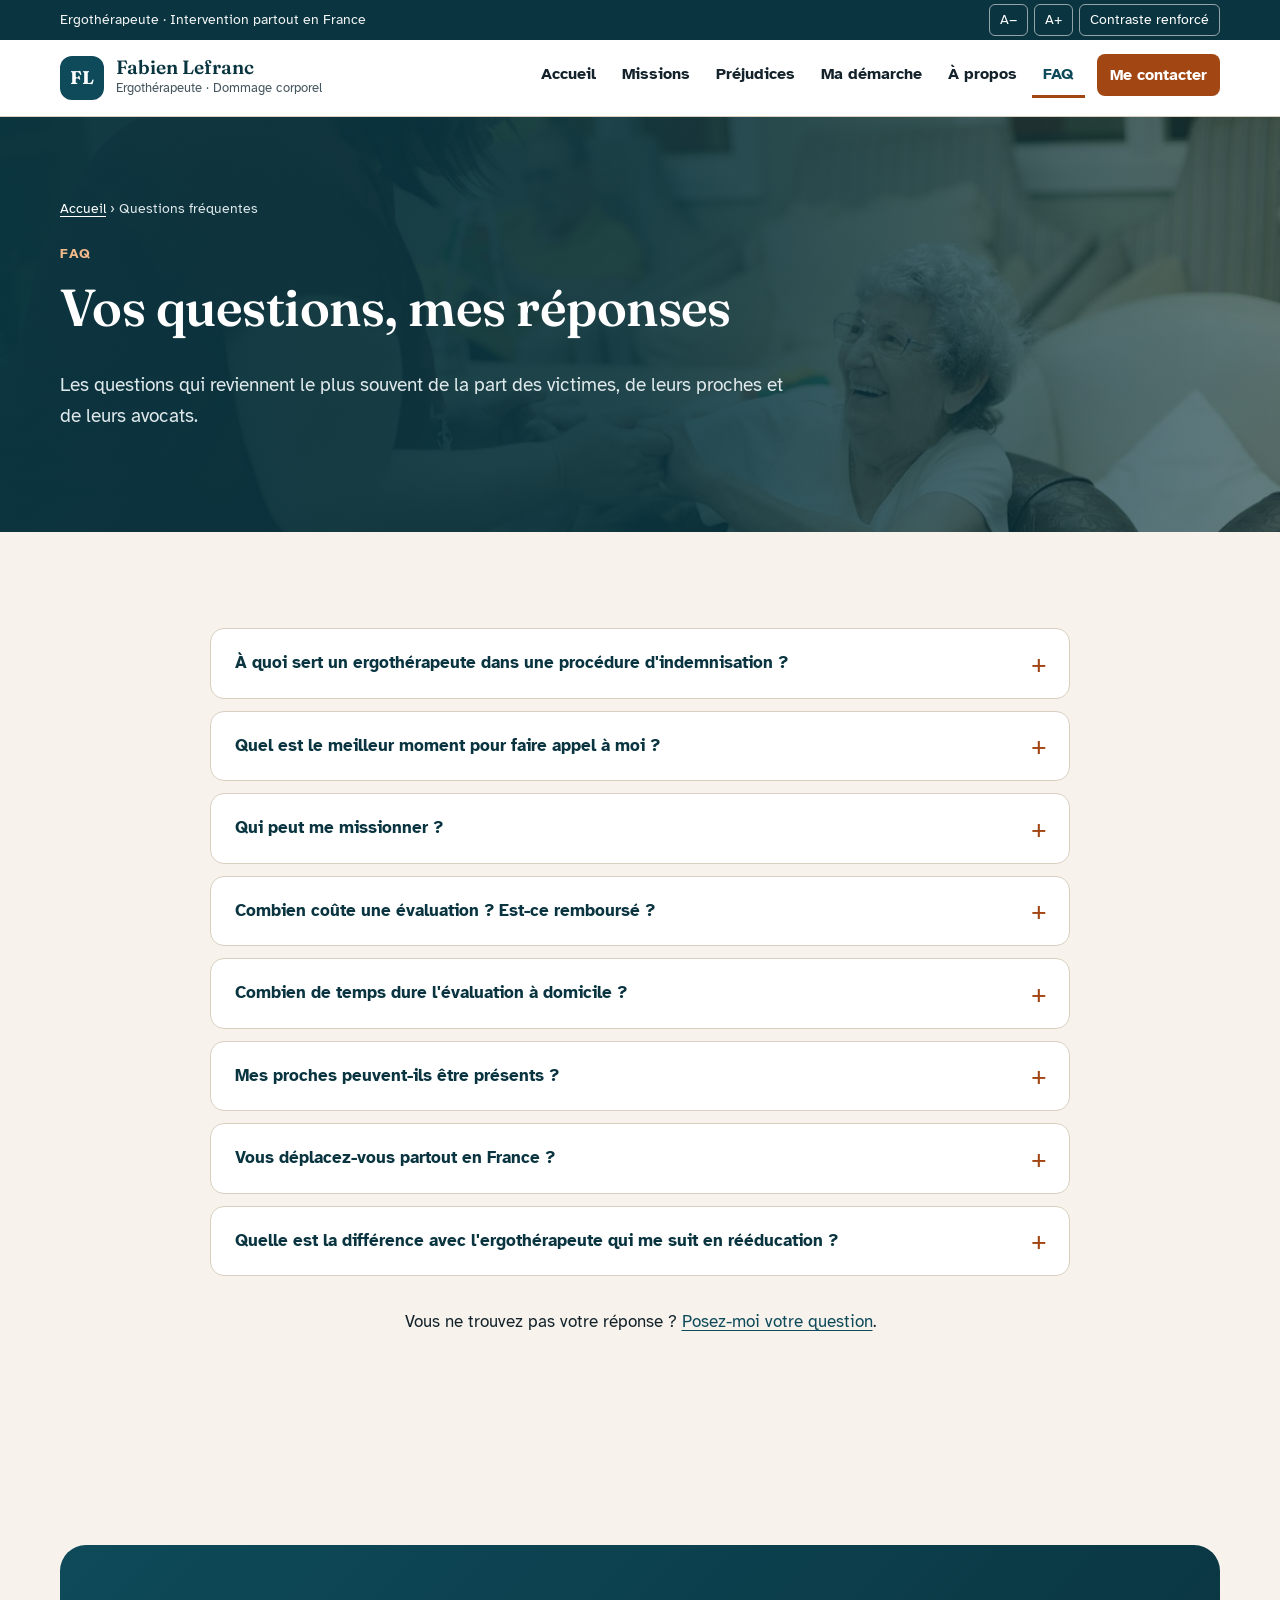
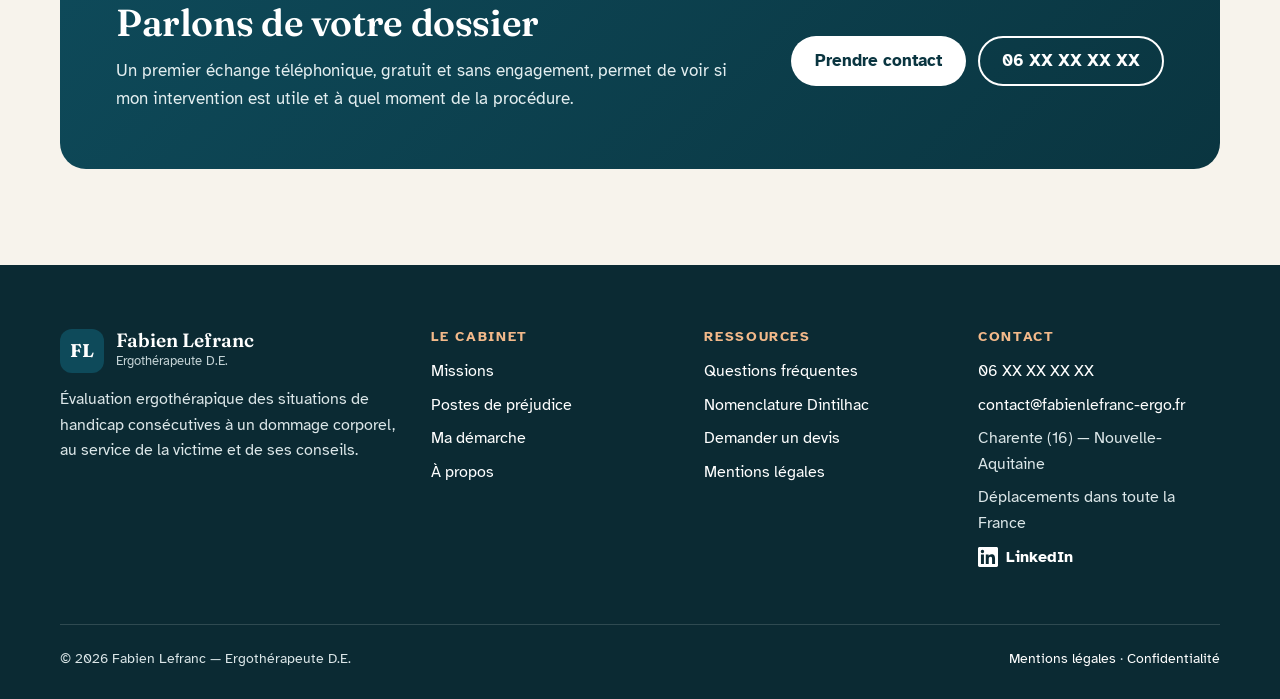
<file: faq.html>
<!doctype html>
<html lang="fr" data-text="md">
<head>
<meta charset="utf-8">
<meta name="viewport" content="width=device-width, initial-scale=1">
<title>Questions fréquentes — ergothérapie et dommage corporel</title>
<meta name="description" content="Réponses aux questions fréquentes sur l'intervention d'un ergothérapeute dans une procédure d'indemnisation du dommage corporel.">
<meta property="og:title" content="Questions fréquentes — ergothérapie et dommage corporel">
<meta property="og:description" content="Réponses aux questions fréquentes sur l'intervention d'un ergothérapeute dans une procédure d'indemnisation du dommage corporel.">
<meta property="og:image" content="assets/img/fabien-lefranc.jpg">
<meta name="theme-color" content="#0a3540">
<link rel="icon" href="data:image/svg+xml,%3Csvg xmlns='http://www.w3.org/2000/svg' viewBox='0 0 64 64'%3E%3Crect width='64' height='64' rx='16' fill='%230e4a5a'/%3E%3Ctext x='32' y='42' font-family='Georgia' font-size='28' font-weight='700' fill='white' text-anchor='middle'%3EFL%3C/text%3E%3C/svg%3E">
<link rel="preconnect" href="https://fonts.googleapis.com">
<link rel="preconnect" href="https://fonts.gstatic.com" crossorigin>
<link href="https://fonts.googleapis.com/css2?family=Atkinson+Hyperlegible:ital,wght@0,400;0,700;1,400&family=Fraunces:ital,opsz,wght@0,9..144,500;0,9..144,600;0,9..144,700;1,9..144,500&display=swap" rel="stylesheet">
<link rel="stylesheet" href="assets/css/style.css">
</head>
<body>
<a class="skip-link" href="#contenu">Aller au contenu</a>

<div class="a11y-bar">
  <div class="wrap">
    <p>Ergothérapeute · Intervention partout en France</p>
    <div class="a11y-tools" role="group" aria-label="Options d'affichage">
      <button type="button" data-a11y="minus" aria-label="Réduire la taille du texte">A−</button>
      <button type="button" data-a11y="plus" aria-label="Agrandir la taille du texte">A+</button>
      <button type="button" data-a11y="contrast" aria-pressed="false">Contraste renforcé</button>
    </div>
  </div>
</div>

<header class="site-header">
  <div class="wrap">
    <a class="brand" href="index.html" aria-label="Fabien Lefranc, ergothérapeute — accueil">
      <span class="brand-mark" aria-hidden="true">FL</span>
      <span><span class="brand-name">Fabien Lefranc</span><span class="brand-sub">Ergothérapeute · Dommage corporel</span></span>
    </a>
    <button class="nav-toggle" type="button" aria-expanded="false" aria-controls="main-nav">
      <svg width="20" height="20" viewBox="0 0 24 24" fill="none" stroke="currentColor" stroke-width="2.2" stroke-linecap="round" aria-hidden="true"><path d="M3 6h18M3 12h18M3 18h18"/></svg>
      Menu
    </button>
    <nav id="main-nav" class="main-nav" aria-label="Navigation principale">
      <ul>
<li><a href="index.html">Accueil</a></li>
<li><a href="missions.html">Missions</a></li>
<li><a href="prejudices.html">Préjudices</a></li>
<li><a href="demarche.html">Ma démarche</a></li>
<li><a href="a-propos.html">À propos</a></li>
<li><a href="faq.html" aria-current="page">FAQ</a></li>
        <li><a class="btn btn-primary" href="contact.html">Me contacter</a></li>
      </ul>
    </nav>
  </div>
</header>

<main id="contenu" tabindex="-1">
<section class="page-hero with-photo" style="background-image:url('assets/img/photos/bandeau-aidant.jpg')">
  <div class="wrap">
    <nav class="breadcrumb" aria-label="Fil d'Ariane"><a href="index.html">Accueil</a> <span aria-hidden="true">›</span> <span aria-current="page">Questions fréquentes</span></nav>
    <span class="eyebrow">FAQ</span>
    <h1>Vos questions, mes réponses</h1>
    <p class="lead">Les questions qui reviennent le plus souvent de la part des victimes, de leurs proches et de leurs avocats.</p>
  </div>
</section>
<section>
  <div class="wrap">
    <div class="faq" style="max-width:860px;margin-inline:auto">
<details class="reveal"><summary>À quoi sert un ergothérapeute dans une procédure d'indemnisation ?</summary><div><p>Il évalue, dans vos lieux de vie, les conséquences concrètes de vos séquelles sur vos activités quotidiennes. Il traduit ces difficultés en besoins précis — aide humaine, aides techniques, aménagements du logement et du véhicule — qui serviront de base au chiffrage de votre indemnisation.</p></div></details>
<details class="reveal"><summary>Quel est le meilleur moment pour faire appel à moi ?</summary><div><p>Idéalement <strong>avant l'expertise médicale</strong>, notamment l'expertise de consolidation, afin que le rapport puisse être transmis à l'expert. Une évaluation peut aussi être utile en cours de procédure, pour une expertise temporaire, ou pour contester une évaluation insuffisante.</p></div></details>
<details class="reveal"><summary>Qui peut me missionner ?</summary><div><p>La victime elle-même ou sa famille, son avocat, son médecin-conseil, ou un médecin expert qui souhaite un avis technique (sapiteur). Un assureur peut également solliciter une évaluation.</p></div></details>
<details class="reveal"><summary>Combien coûte une évaluation ? Est-ce remboursé ?</summary><div><p>Le tarif dépend de la complexité de la situation et du déplacement ; il fait l'objet d'un devis écrit préalable. L'ergothérapie libérale n'est pas remboursée par l'Assurance maladie, mais les frais d'assistance à expertise peuvent être réclamés dans le cadre de l'indemnisation (frais divers). Certains contrats de protection juridique peuvent aussi les prendre en charge.</p></div></details>
<details class="reveal"><summary>Combien de temps dure l'évaluation à domicile ?</summary><div><p>En général une demi-journée à une journée, selon la complexité de la situation. Les pauses nécessaires sont bien sûr respectées.</p></div></details>
<details class="reveal"><summary>Mes proches peuvent-ils être présents ?</summary><div><p>Oui, et c'est même recommandé. Les aidants familiaux apportent un éclairage précieux sur l'aide qu'ils apportent au quotidien, souvent sans en avoir conscience — une aide qui doit être reconnue et indemnisée.</p></div></details>
<details class="reveal"><summary>Vous déplacez-vous partout en France ?</summary><div><p>Oui. Basé en Charente, j'interviens dans toute la France métropolitaine. Les frais de déplacement sont précisés dans le devis.</p></div></details>
<details class="reveal"><summary>Quelle est la différence avec l'ergothérapeute qui me suit en rééducation ?</summary><div><p>L'ergothérapeute de rééducation vous aide à récupérer et à compenser. Dans le cadre de la réparation juridique, ma mission est différente : décrire de façon objective et argumentée votre situation et vos besoins, dans un rapport destiné à la procédure d'indemnisation.</p></div></details>
    </div>
    <p style="text-align:center;margin-top:32px">Vous ne trouvez pas votre réponse ? <a href="contact.html">Posez-moi votre question</a>.</p>
  </div>
</section>
<section>
  <div class="wrap">
    <div class="cta reveal">
      <div>
        <h2>Parlons de votre dossier</h2>
        <p>Un premier échange téléphonique, gratuit et sans engagement, permet de voir si mon intervention est utile et à quel moment de la procédure.</p>
      </div>
      <div class="btn-row">
        <a class="btn btn-light" href="contact.html">Prendre contact</a>
        <a class="btn btn-outline-light" href="tel:+33600000000">06 XX XX XX XX</a>
      </div>
    </div>
  </div>
</section>
</main>

<footer class="site-footer">
  <div class="wrap">
    <div class="footer-grid">
      <div>
        <p class="brand" style="margin-bottom:14px"><span class="brand-mark" aria-hidden="true">FL</span>
        <span><span class="brand-name">Fabien Lefranc</span><span class="brand-sub">Ergothérapeute D.E.</span></span></p>
        <p>Évaluation ergothérapique des situations de handicap consécutives à un dommage corporel, au service de la victime et de ses conseils.</p>
      </div>
      <div>
        <h2>Le cabinet</h2>
        <ul>
          <li><a href="missions.html">Missions</a></li>
          <li><a href="prejudices.html">Postes de préjudice</a></li>
          <li><a href="demarche.html">Ma démarche</a></li>
          <li><a href="a-propos.html">À propos</a></li>
        </ul>
      </div>
      <div>
        <h2>Ressources</h2>
        <ul>
          <li><a href="faq.html">Questions fréquentes</a></li>
          <li><a href="prejudices.html#nomenclature">Nomenclature Dintilhac</a></li>
          <li><a href="contact.html">Demander un devis</a></li>
          <li><a href="mentions-legales.html">Mentions légales</a></li>
        </ul>
      </div>
      <div>
        <h2>Contact</h2>
        <ul>
          <li><a href="tel:+33600000000">06 XX XX XX XX</a></li>
          <li><a href="mailto:contact@fabienlefranc-ergo.fr">contact@fabienlefranc-ergo.fr</a></li>
          <li>Charente (16) — Nouvelle-Aquitaine</li>
          <li>Déplacements dans toute la France</li>
          <li><a class="li-link" href="https://www.linkedin.com/in/fabien-lefranc/" target="_blank" rel="noopener me"><svg width="20" height="20" viewBox="0 0 24 24" fill="currentColor" aria-hidden="true" focusable="false"><path d="M20.45 20.45h-3.56v-5.57c0-1.33-.02-3.04-1.85-3.04-1.85 0-2.14 1.45-2.14 2.94v5.67H9.35V9h3.41v1.56h.05c.48-.9 1.64-1.85 3.37-1.85 3.6 0 4.27 2.37 4.27 5.46v6.28zM5.34 7.43a2.06 2.06 0 1 1 0-4.13 2.06 2.06 0 0 1 0 4.13zM7.12 20.45H3.56V9h3.56v11.45zM22.22 0H1.77C.79 0 0 .77 0 1.73v20.54C0 23.23.79 24 1.77 24h20.45c.98 0 1.78-.77 1.78-1.73V1.73C24 .77 23.2 0 22.22 0z"/></svg><span>LinkedIn</span><span class="sr-only"> (nouvel onglet)</span></a></li>
        </ul>
      </div>
    </div>
    <div class="footer-bottom">
      <p style="margin:0">© <span id="year">2026</span> Fabien Lefranc — Ergothérapeute D.E.</p>
      <p style="margin:0"><a href="mentions-legales.html">Mentions légales</a> · <a href="mentions-legales.html#confidentialite">Confidentialité</a></p>
    </div>
  </div>
</footer>

<a class="btn btn-primary mobile-call" href="tel:+33600000000"><svg width="20" height="20" viewBox="0 0 24 24" fill="none" stroke="currentColor" stroke-width="1.8" stroke-linecap="round" stroke-linejoin="round" aria-hidden="true" focusable="false"><path d="M22 16.9v3a2 2 0 0 1-2.2 2 19.8 19.8 0 0 1-8.6-3.1 19.5 19.5 0 0 1-6-6A19.8 19.8 0 0 1 2.1 4.2 2 2 0 0 1 4.1 2h3a2 2 0 0 1 2 1.7c.1 1 .4 1.9.7 2.8a2 2 0 0 1-.5 2.1L8 9.9a16 16 0 0 0 6 6l1.3-1.3a2 2 0 0 1 2.1-.4c.9.3 1.8.6 2.8.7a2 2 0 0 1 1.7 2z"/></svg> Appeler</a>
<script src="assets/js/main.js"></script>
</body>
</html>
</file>
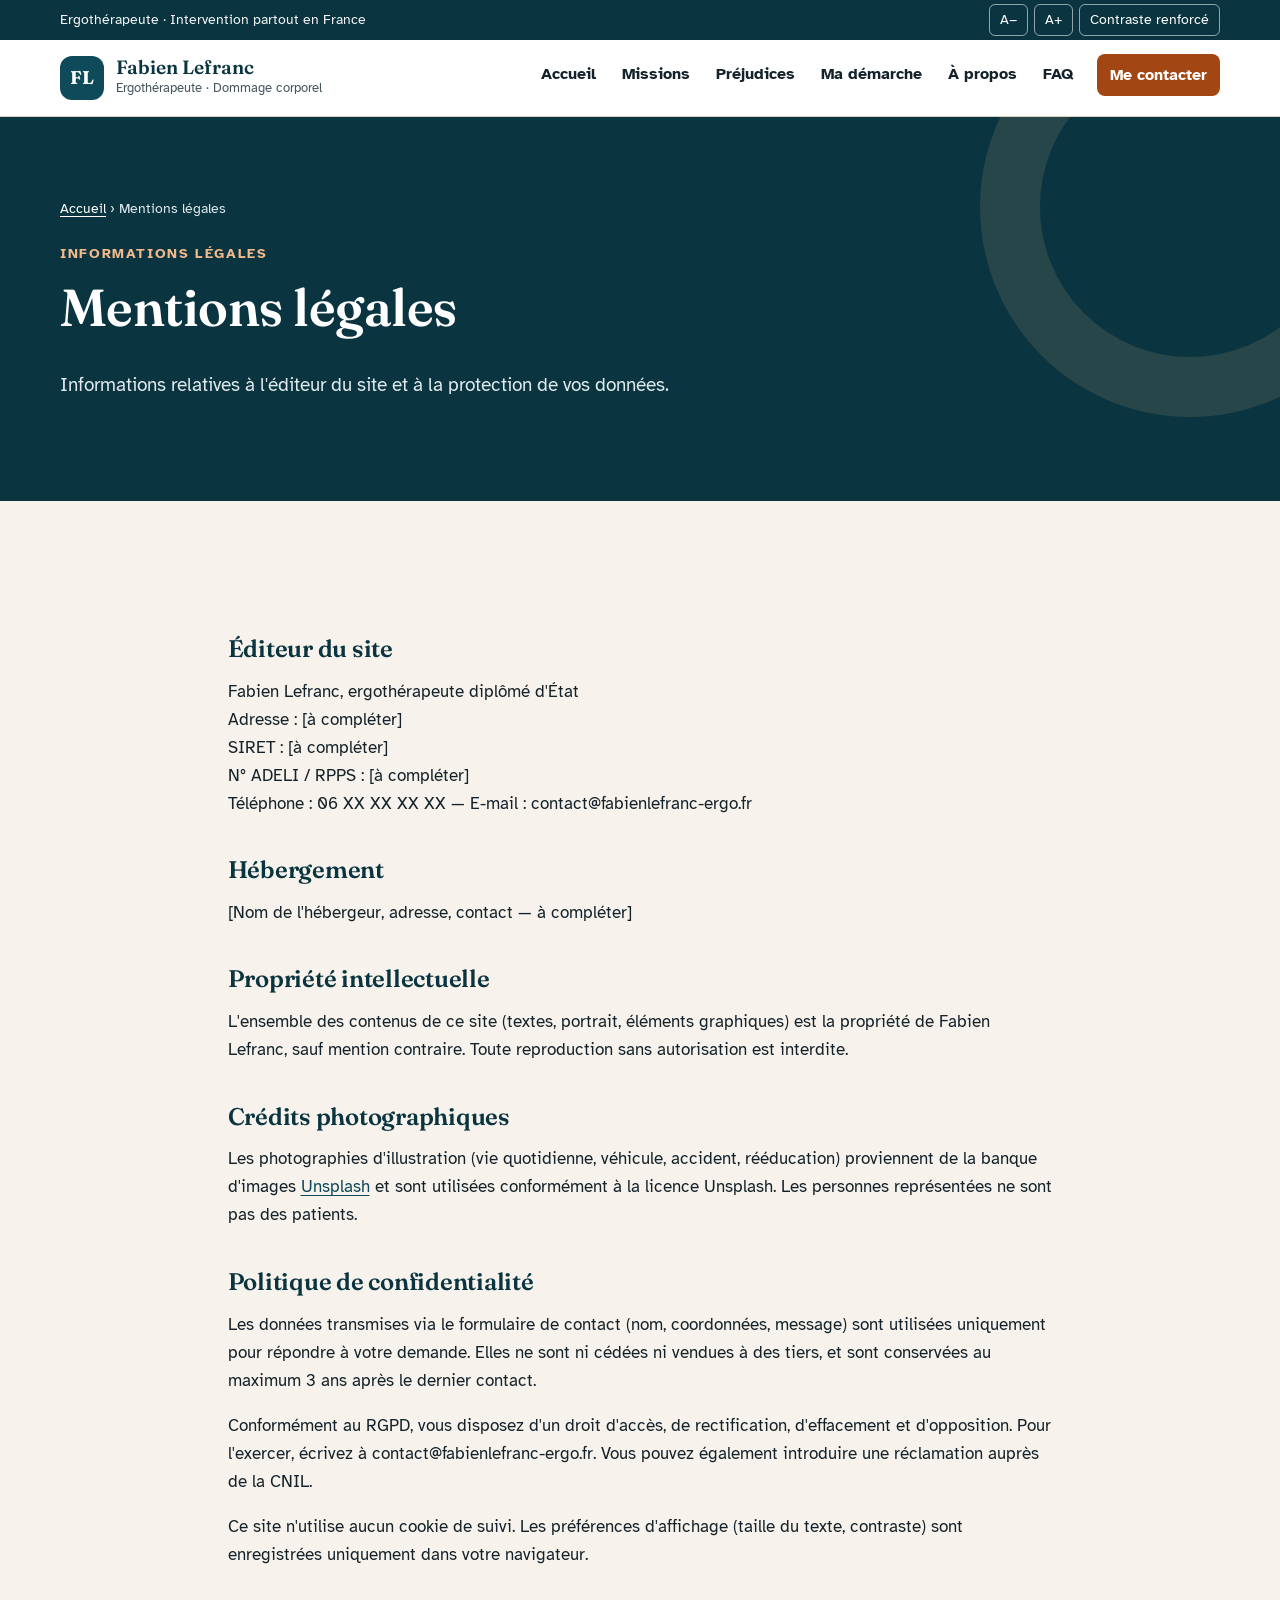
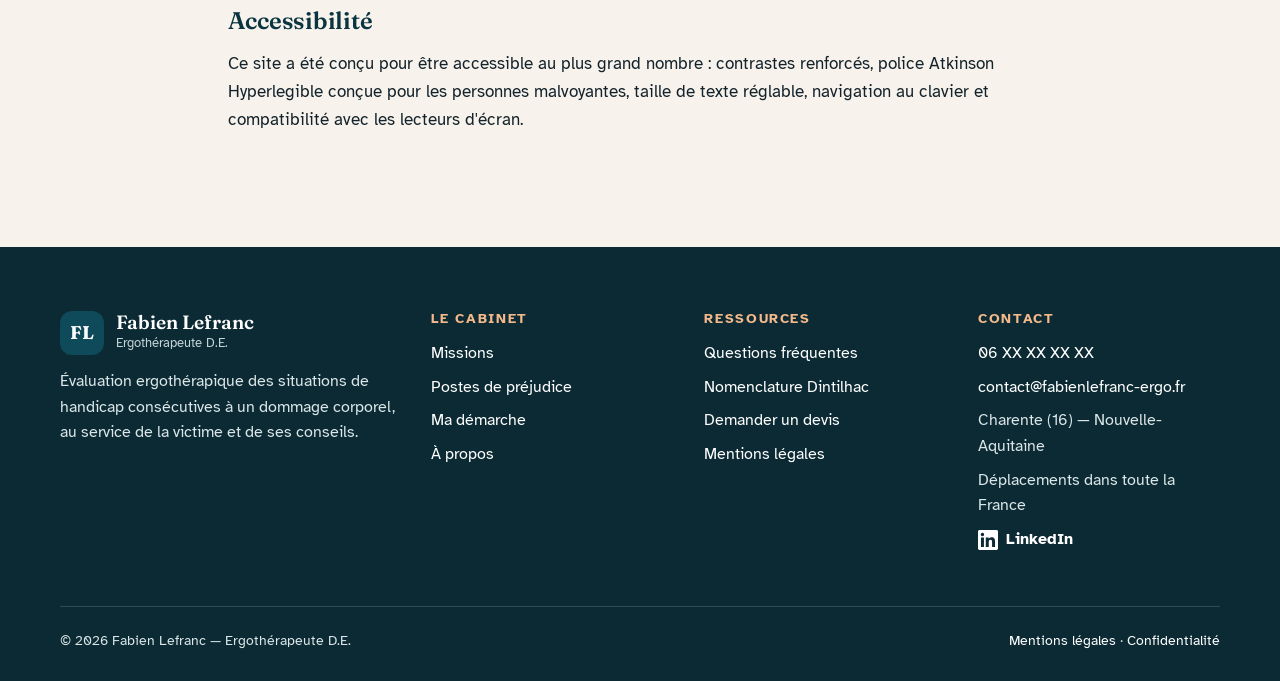
<file: mentions-legales.html>
<!doctype html>
<html lang="fr" data-text="md">
<head>
<meta charset="utf-8">
<meta name="viewport" content="width=device-width, initial-scale=1">
<title>Mentions légales — Fabien Lefranc, ergothérapeute</title>
<meta name="description" content="Mentions légales et politique de confidentialité du site de Fabien Lefranc, ergothérapeute.">
<meta property="og:title" content="Mentions légales — Fabien Lefranc, ergothérapeute">
<meta property="og:description" content="Mentions légales et politique de confidentialité du site de Fabien Lefranc, ergothérapeute.">
<meta property="og:image" content="assets/img/fabien-lefranc.jpg">
<meta name="theme-color" content="#0a3540">
<link rel="icon" href="data:image/svg+xml,%3Csvg xmlns='http://www.w3.org/2000/svg' viewBox='0 0 64 64'%3E%3Crect width='64' height='64' rx='16' fill='%230e4a5a'/%3E%3Ctext x='32' y='42' font-family='Georgia' font-size='28' font-weight='700' fill='white' text-anchor='middle'%3EFL%3C/text%3E%3C/svg%3E">
<link rel="preconnect" href="https://fonts.googleapis.com">
<link rel="preconnect" href="https://fonts.gstatic.com" crossorigin>
<link href="https://fonts.googleapis.com/css2?family=Atkinson+Hyperlegible:ital,wght@0,400;0,700;1,400&family=Fraunces:ital,opsz,wght@0,9..144,500;0,9..144,600;0,9..144,700;1,9..144,500&display=swap" rel="stylesheet">
<link rel="stylesheet" href="assets/css/style.css">
</head>
<body>
<a class="skip-link" href="#contenu">Aller au contenu</a>

<div class="a11y-bar">
  <div class="wrap">
    <p>Ergothérapeute · Intervention partout en France</p>
    <div class="a11y-tools" role="group" aria-label="Options d'affichage">
      <button type="button" data-a11y="minus" aria-label="Réduire la taille du texte">A−</button>
      <button type="button" data-a11y="plus" aria-label="Agrandir la taille du texte">A+</button>
      <button type="button" data-a11y="contrast" aria-pressed="false">Contraste renforcé</button>
    </div>
  </div>
</div>

<header class="site-header">
  <div class="wrap">
    <a class="brand" href="index.html" aria-label="Fabien Lefranc, ergothérapeute — accueil">
      <span class="brand-mark" aria-hidden="true">FL</span>
      <span><span class="brand-name">Fabien Lefranc</span><span class="brand-sub">Ergothérapeute · Dommage corporel</span></span>
    </a>
    <button class="nav-toggle" type="button" aria-expanded="false" aria-controls="main-nav">
      <svg width="20" height="20" viewBox="0 0 24 24" fill="none" stroke="currentColor" stroke-width="2.2" stroke-linecap="round" aria-hidden="true"><path d="M3 6h18M3 12h18M3 18h18"/></svg>
      Menu
    </button>
    <nav id="main-nav" class="main-nav" aria-label="Navigation principale">
      <ul>
<li><a href="index.html">Accueil</a></li>
<li><a href="missions.html">Missions</a></li>
<li><a href="prejudices.html">Préjudices</a></li>
<li><a href="demarche.html">Ma démarche</a></li>
<li><a href="a-propos.html">À propos</a></li>
<li><a href="faq.html">FAQ</a></li>
        <li><a class="btn btn-primary" href="contact.html">Me contacter</a></li>
      </ul>
    </nav>
  </div>
</header>

<main id="contenu" tabindex="-1">
<section class="page-hero">
  <div class="wrap">
    <nav class="breadcrumb" aria-label="Fil d'Ariane"><a href="index.html">Accueil</a> <span aria-hidden="true">›</span> <span aria-current="page">Mentions légales</span></nav>
    <span class="eyebrow">Informations légales</span>
    <h1>Mentions légales</h1>
    <p class="lead">Informations relatives à l'éditeur du site et à la protection de vos données.</p>
  </div>
</section>
<section>
  <div class="wrap prose">
    <h2>Éditeur du site</h2>
    <p>Fabien Lefranc, ergothérapeute diplômé d'État<br>Adresse : [à compléter]<br>SIRET : [à compléter]<br>N° ADELI / RPPS : [à compléter]<br>Téléphone : 06 XX XX XX XX — E-mail : contact@fabienlefranc-ergo.fr</p>
    <h2>Hébergement</h2>
    <p>[Nom de l'hébergeur, adresse, contact — à compléter]</p>
    <h2>Propriété intellectuelle</h2>
    <p>L'ensemble des contenus de ce site (textes, portrait, éléments graphiques) est la propriété de Fabien Lefranc, sauf mention contraire. Toute reproduction sans autorisation est interdite.</p>
    <h2 id="credits">Crédits photographiques</h2>
    <p>Les photographies d'illustration (vie quotidienne, véhicule, accident, rééducation) proviennent de la banque d'images <a href="https://unsplash.com" rel="noopener">Unsplash</a> et sont utilisées conformément à la licence Unsplash. Les personnes représentées ne sont pas des patients.</p>
    <h2 id="confidentialite">Politique de confidentialité</h2>
    <p>Les données transmises via le formulaire de contact (nom, coordonnées, message) sont utilisées uniquement pour répondre à votre demande. Elles ne sont ni cédées ni vendues à des tiers, et sont conservées au maximum 3 ans après le dernier contact.</p>
    <p>Conformément au RGPD, vous disposez d'un droit d'accès, de rectification, d'effacement et d'opposition. Pour l'exercer, écrivez à contact@fabienlefranc-ergo.fr. Vous pouvez également introduire une réclamation auprès de la CNIL.</p>
    <p>Ce site n'utilise aucun cookie de suivi. Les préférences d'affichage (taille du texte, contraste) sont enregistrées uniquement dans votre navigateur.</p>
    <h2>Accessibilité</h2>
    <p>Ce site a été conçu pour être accessible au plus grand nombre : contrastes renforcés, police Atkinson Hyperlegible conçue pour les personnes malvoyantes, taille de texte réglable, navigation au clavier et compatibilité avec les lecteurs d'écran.</p>
  </div>
</section>
</main>

<footer class="site-footer">
  <div class="wrap">
    <div class="footer-grid">
      <div>
        <p class="brand" style="margin-bottom:14px"><span class="brand-mark" aria-hidden="true">FL</span>
        <span><span class="brand-name">Fabien Lefranc</span><span class="brand-sub">Ergothérapeute D.E.</span></span></p>
        <p>Évaluation ergothérapique des situations de handicap consécutives à un dommage corporel, au service de la victime et de ses conseils.</p>
      </div>
      <div>
        <h2>Le cabinet</h2>
        <ul>
          <li><a href="missions.html">Missions</a></li>
          <li><a href="prejudices.html">Postes de préjudice</a></li>
          <li><a href="demarche.html">Ma démarche</a></li>
          <li><a href="a-propos.html">À propos</a></li>
        </ul>
      </div>
      <div>
        <h2>Ressources</h2>
        <ul>
          <li><a href="faq.html">Questions fréquentes</a></li>
          <li><a href="prejudices.html#nomenclature">Nomenclature Dintilhac</a></li>
          <li><a href="contact.html">Demander un devis</a></li>
          <li><a href="mentions-legales.html">Mentions légales</a></li>
        </ul>
      </div>
      <div>
        <h2>Contact</h2>
        <ul>
          <li><a href="tel:+33600000000">06 XX XX XX XX</a></li>
          <li><a href="mailto:contact@fabienlefranc-ergo.fr">contact@fabienlefranc-ergo.fr</a></li>
          <li>Charente (16) — Nouvelle-Aquitaine</li>
          <li>Déplacements dans toute la France</li>
          <li><a class="li-link" href="https://www.linkedin.com/in/fabien-lefranc/" target="_blank" rel="noopener me"><svg width="20" height="20" viewBox="0 0 24 24" fill="currentColor" aria-hidden="true" focusable="false"><path d="M20.45 20.45h-3.56v-5.57c0-1.33-.02-3.04-1.85-3.04-1.85 0-2.14 1.45-2.14 2.94v5.67H9.35V9h3.41v1.56h.05c.48-.9 1.64-1.85 3.37-1.85 3.6 0 4.27 2.37 4.27 5.46v6.28zM5.34 7.43a2.06 2.06 0 1 1 0-4.13 2.06 2.06 0 0 1 0 4.13zM7.12 20.45H3.56V9h3.56v11.45zM22.22 0H1.77C.79 0 0 .77 0 1.73v20.54C0 23.23.79 24 1.77 24h20.45c.98 0 1.78-.77 1.78-1.73V1.73C24 .77 23.2 0 22.22 0z"/></svg><span>LinkedIn</span><span class="sr-only"> (nouvel onglet)</span></a></li>
        </ul>
      </div>
    </div>
    <div class="footer-bottom">
      <p style="margin:0">© <span id="year">2026</span> Fabien Lefranc — Ergothérapeute D.E.</p>
      <p style="margin:0"><a href="mentions-legales.html">Mentions légales</a> · <a href="mentions-legales.html#confidentialite">Confidentialité</a></p>
    </div>
  </div>
</footer>

<a class="btn btn-primary mobile-call" href="tel:+33600000000"><svg width="20" height="20" viewBox="0 0 24 24" fill="none" stroke="currentColor" stroke-width="1.8" stroke-linecap="round" stroke-linejoin="round" aria-hidden="true" focusable="false"><path d="M22 16.9v3a2 2 0 0 1-2.2 2 19.8 19.8 0 0 1-8.6-3.1 19.5 19.5 0 0 1-6-6A19.8 19.8 0 0 1 2.1 4.2 2 2 0 0 1 4.1 2h3a2 2 0 0 1 2 1.7c.1 1 .4 1.9.7 2.8a2 2 0 0 1-.5 2.1L8 9.9a16 16 0 0 0 6 6l1.3-1.3a2 2 0 0 1 2.1-.4c.9.3 1.8.6 2.8.7a2 2 0 0 1 1.7 2z"/></svg> Appeler</a>
<script src="assets/js/main.js"></script>
</body>
</html>
</file>
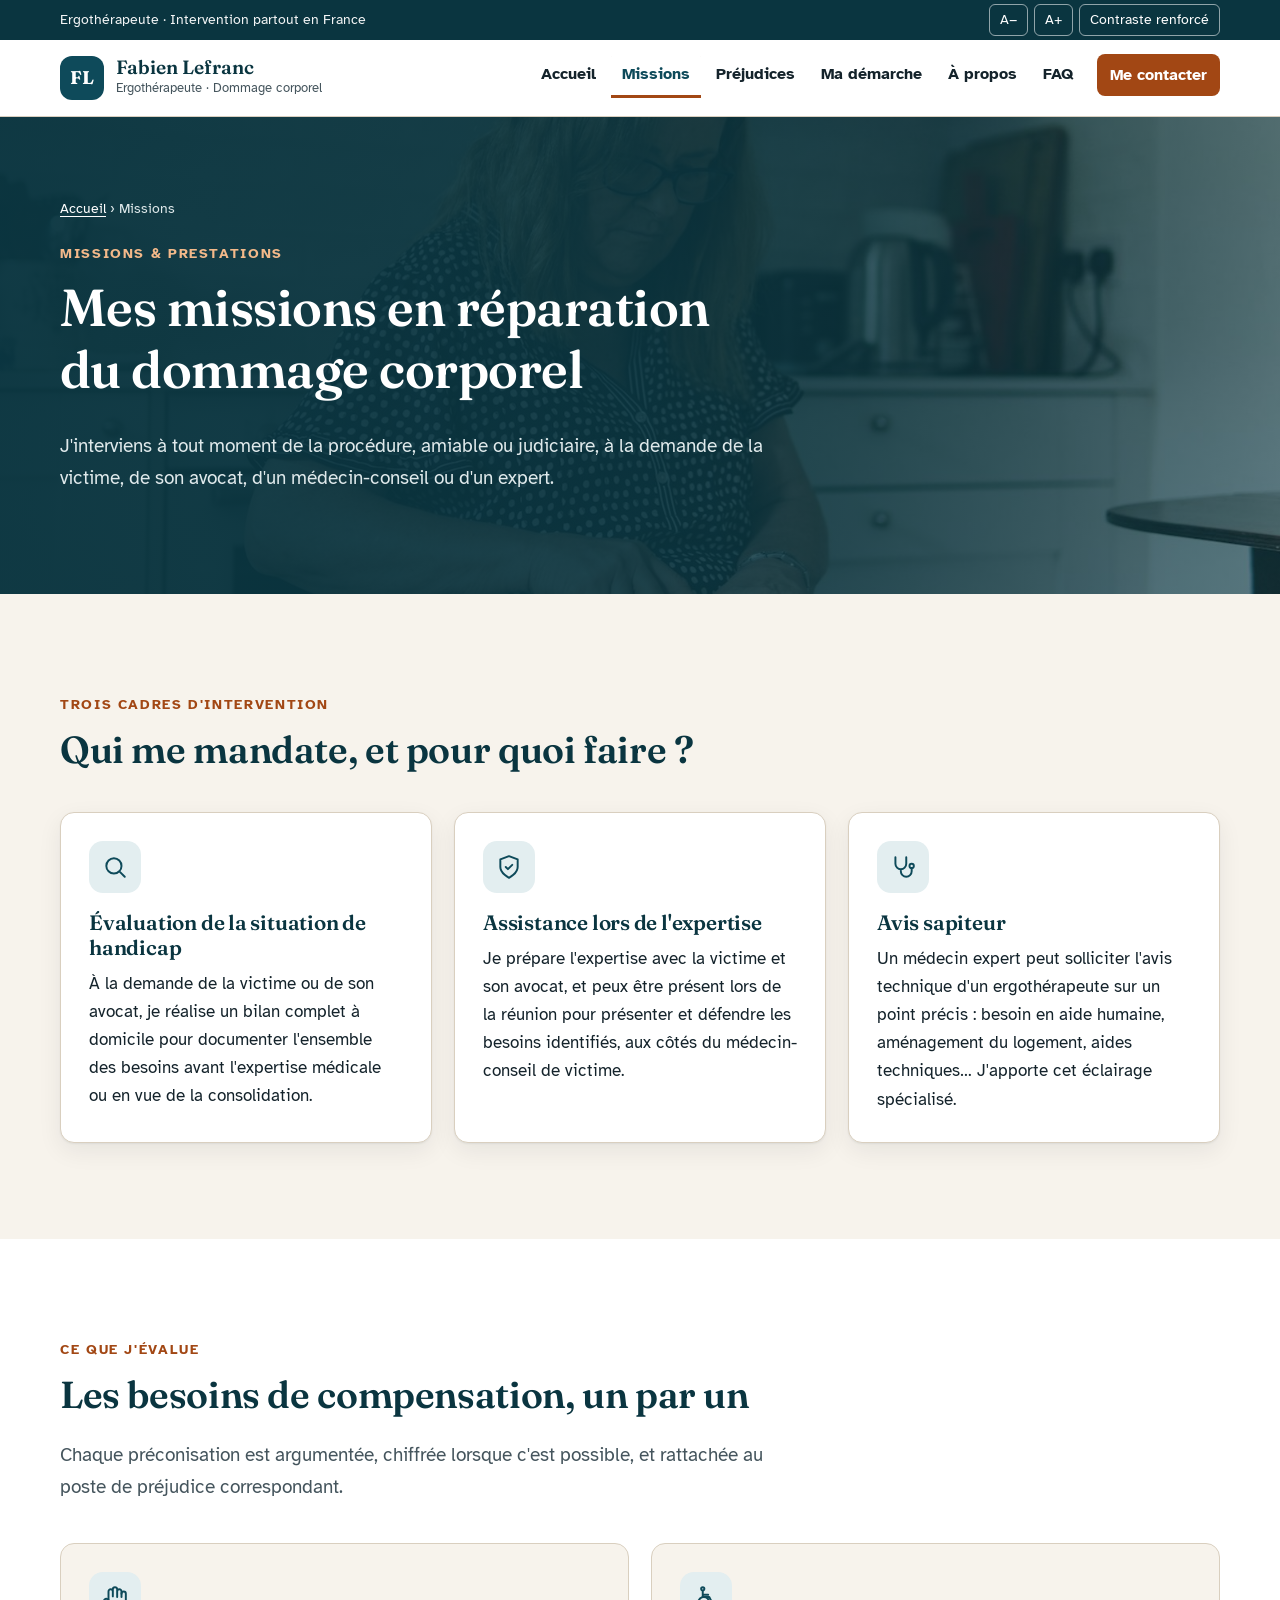
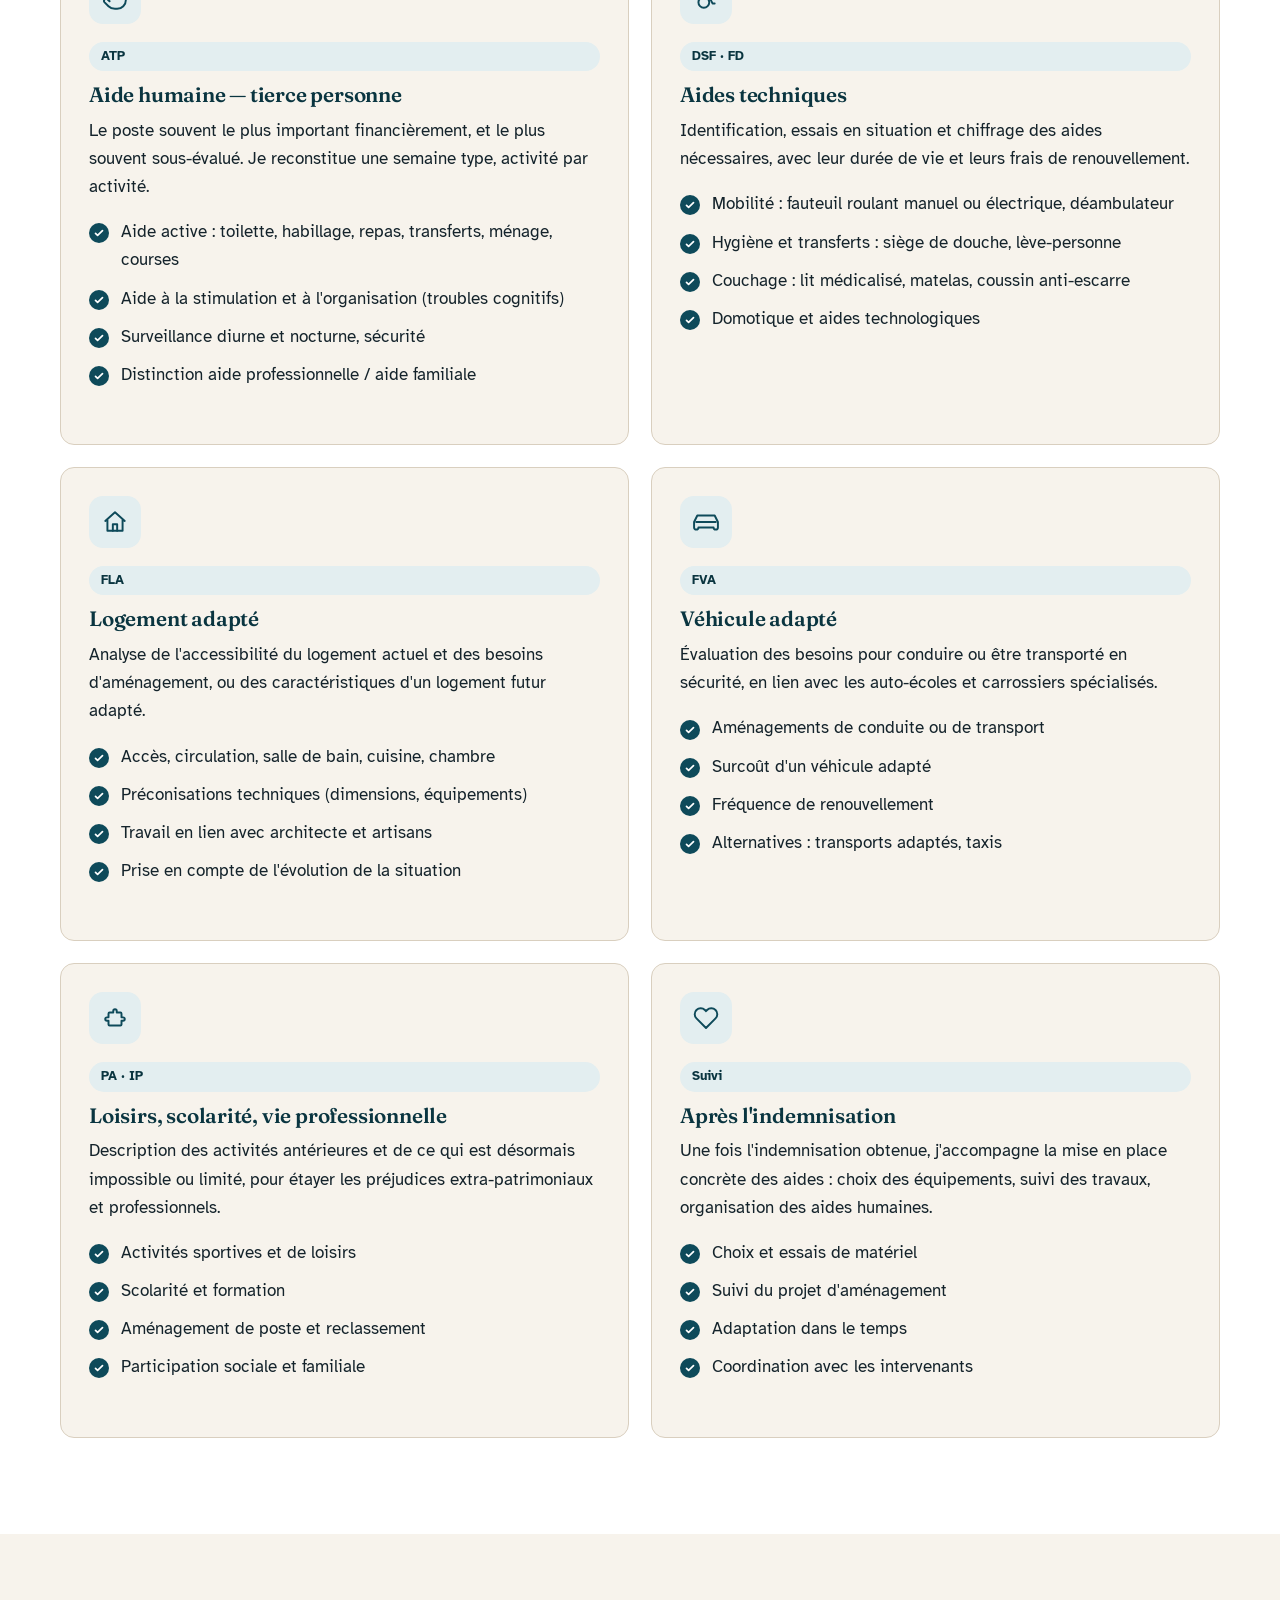
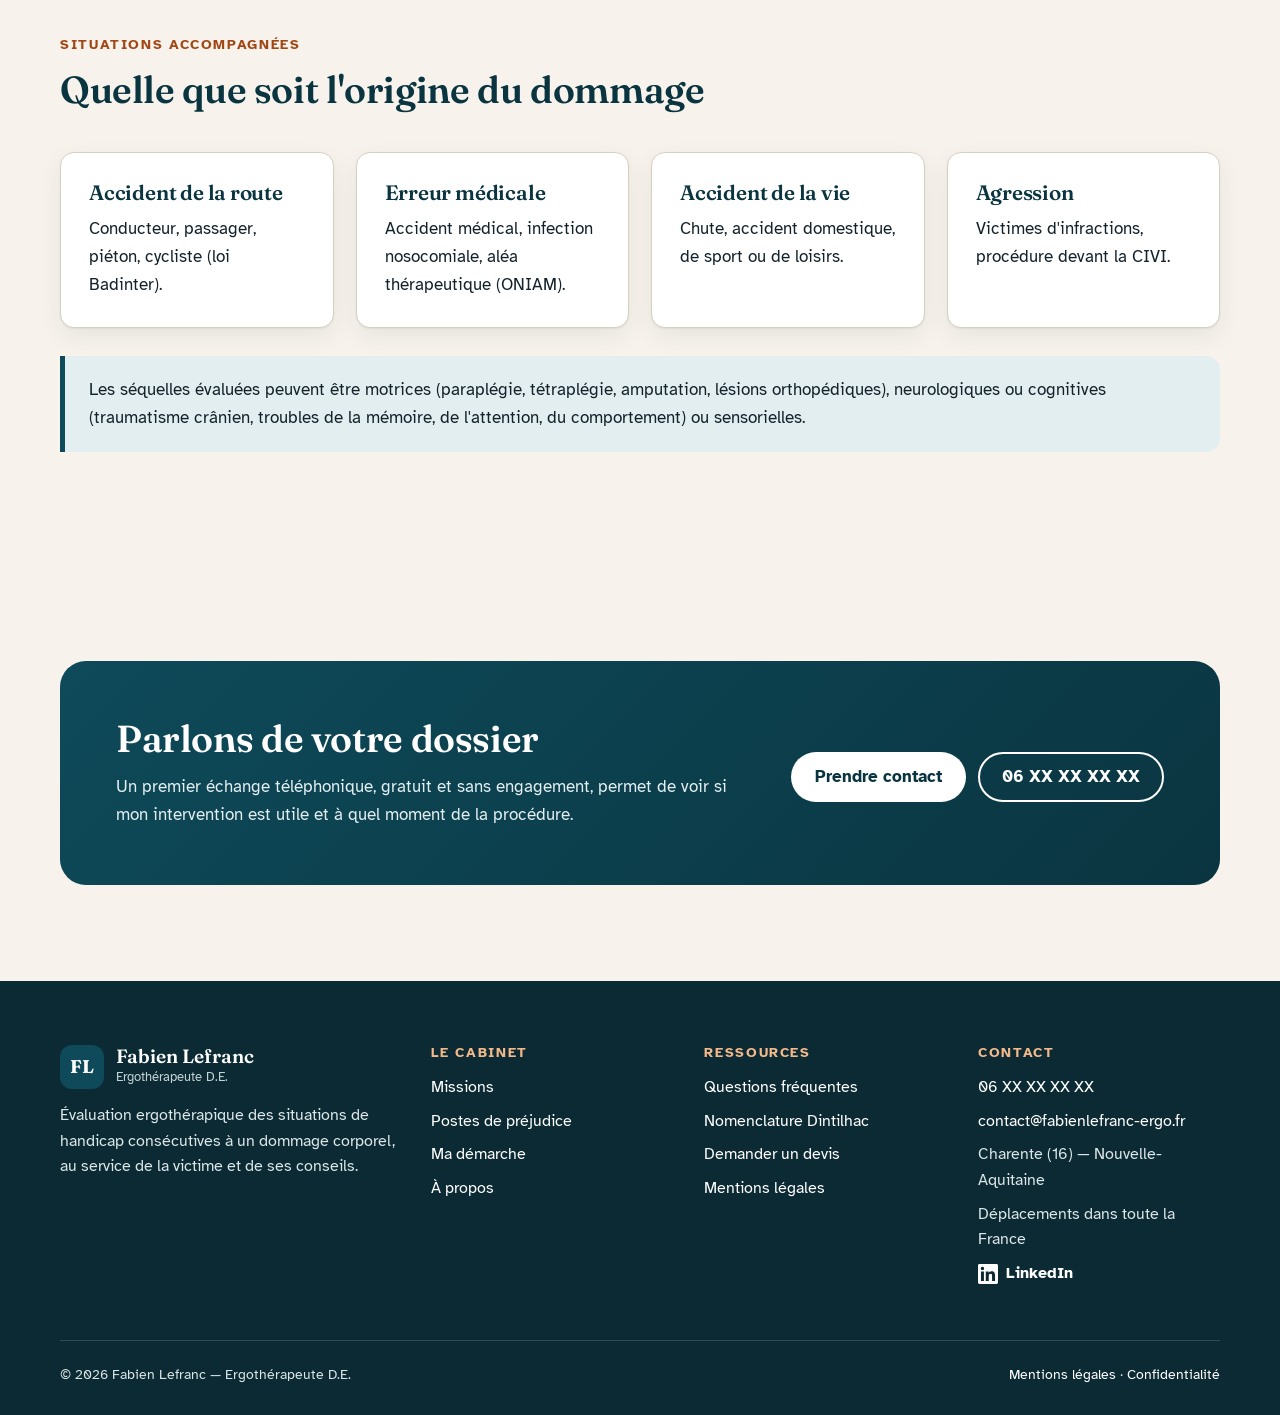
<file: missions.html>
<!doctype html>
<html lang="fr" data-text="md">
<head>
<meta charset="utf-8">
<meta name="viewport" content="width=device-width, initial-scale=1">
<title>Missions — Fabien Lefranc, ergothérapeute dommage corporel</title>
<meta name="description" content="Évaluation de la situation de handicap, assistance à expertise, avis sapiteur, tierce personne, logement et véhicule adaptés, aides techniques.">
<meta property="og:title" content="Missions — Fabien Lefranc, ergothérapeute dommage corporel">
<meta property="og:description" content="Évaluation de la situation de handicap, assistance à expertise, avis sapiteur, tierce personne, logement et véhicule adaptés, aides techniques.">
<meta property="og:image" content="assets/img/fabien-lefranc.jpg">
<meta name="theme-color" content="#0a3540">
<link rel="icon" href="data:image/svg+xml,%3Csvg xmlns='http://www.w3.org/2000/svg' viewBox='0 0 64 64'%3E%3Crect width='64' height='64' rx='16' fill='%230e4a5a'/%3E%3Ctext x='32' y='42' font-family='Georgia' font-size='28' font-weight='700' fill='white' text-anchor='middle'%3EFL%3C/text%3E%3C/svg%3E">
<link rel="preconnect" href="https://fonts.googleapis.com">
<link rel="preconnect" href="https://fonts.gstatic.com" crossorigin>
<link href="https://fonts.googleapis.com/css2?family=Atkinson+Hyperlegible:ital,wght@0,400;0,700;1,400&family=Fraunces:ital,opsz,wght@0,9..144,500;0,9..144,600;0,9..144,700;1,9..144,500&display=swap" rel="stylesheet">
<link rel="stylesheet" href="assets/css/style.css">
</head>
<body>
<a class="skip-link" href="#contenu">Aller au contenu</a>

<div class="a11y-bar">
  <div class="wrap">
    <p>Ergothérapeute · Intervention partout en France</p>
    <div class="a11y-tools" role="group" aria-label="Options d'affichage">
      <button type="button" data-a11y="minus" aria-label="Réduire la taille du texte">A−</button>
      <button type="button" data-a11y="plus" aria-label="Agrandir la taille du texte">A+</button>
      <button type="button" data-a11y="contrast" aria-pressed="false">Contraste renforcé</button>
    </div>
  </div>
</div>

<header class="site-header">
  <div class="wrap">
    <a class="brand" href="index.html" aria-label="Fabien Lefranc, ergothérapeute — accueil">
      <span class="brand-mark" aria-hidden="true">FL</span>
      <span><span class="brand-name">Fabien Lefranc</span><span class="brand-sub">Ergothérapeute · Dommage corporel</span></span>
    </a>
    <button class="nav-toggle" type="button" aria-expanded="false" aria-controls="main-nav">
      <svg width="20" height="20" viewBox="0 0 24 24" fill="none" stroke="currentColor" stroke-width="2.2" stroke-linecap="round" aria-hidden="true"><path d="M3 6h18M3 12h18M3 18h18"/></svg>
      Menu
    </button>
    <nav id="main-nav" class="main-nav" aria-label="Navigation principale">
      <ul>
<li><a href="index.html">Accueil</a></li>
<li><a href="missions.html" aria-current="page">Missions</a></li>
<li><a href="prejudices.html">Préjudices</a></li>
<li><a href="demarche.html">Ma démarche</a></li>
<li><a href="a-propos.html">À propos</a></li>
<li><a href="faq.html">FAQ</a></li>
        <li><a class="btn btn-primary" href="contact.html">Me contacter</a></li>
      </ul>
    </nav>
  </div>
</header>

<main id="contenu" tabindex="-1">
<section class="page-hero with-photo" style="background-image:url('assets/img/photos/bandeau-cuisine.jpg')">
  <div class="wrap">
    <nav class="breadcrumb" aria-label="Fil d'Ariane"><a href="index.html">Accueil</a> <span aria-hidden="true">›</span> <span aria-current="page">Missions</span></nav>
    <span class="eyebrow">Missions & prestations</span>
    <h1>Mes missions en réparation du dommage corporel</h1>
    <p class="lead">J'interviens à tout moment de la procédure, amiable ou judiciaire, à la demande de la victime, de son avocat, d'un médecin-conseil ou d'un expert.</p>
  </div>
</section>
<section>
  <div class="wrap">
    <div class="section-head reveal">
      <span class="eyebrow">Trois cadres d'intervention</span>
      <h2>Qui me mandate, et pour quoi faire ?</h2>
    </div>
    <div class="grid grid-3">
      <article class="card reveal" id="evaluation"><div class="icon"><svg width="26" height="26" viewBox="0 0 24 24" fill="none" stroke="currentColor" stroke-width="1.8" stroke-linecap="round" stroke-linejoin="round" aria-hidden="true" focusable="false"><circle cx="11" cy="11" r="7"/><path d="M21 21l-4.3-4.3"/></svg></div><h3>Évaluation de la situation de handicap</h3><p>À la demande de la victime ou de son avocat, je réalise un bilan complet à domicile pour documenter l'ensemble des besoins avant l'expertise médicale ou en vue de la consolidation.</p></article>
      <article class="card reveal" id="assistance"><div class="icon"><svg width="26" height="26" viewBox="0 0 24 24" fill="none" stroke="currentColor" stroke-width="1.8" stroke-linecap="round" stroke-linejoin="round" aria-hidden="true" focusable="false"><path d="M12 22s8-4 8-10V5l-8-3-8 3v7c0 6 8 10 8 10z"/><path d="M9 12l2 2 4-4"/></svg></div><h3>Assistance lors de l'expertise</h3><p>Je prépare l'expertise avec la victime et son avocat, et peux être présent lors de la réunion pour présenter et défendre les besoins identifiés, aux côtés du médecin-conseil de victime.</p></article>
      <article class="card reveal" id="sapiteur"><div class="icon"><svg width="26" height="26" viewBox="0 0 24 24" fill="none" stroke="currentColor" stroke-width="1.8" stroke-linecap="round" stroke-linejoin="round" aria-hidden="true" focusable="false"><path d="M5 3v6a5 5 0 0 0 10 0V3M10 14v2a5 5 0 0 0 10 0v-3"/><circle cx="20" cy="11" r="2"/></svg></div><h3>Avis sapiteur</h3><p>Un médecin expert peut solliciter l'avis technique d'un ergothérapeute sur un point précis : besoin en aide humaine, aménagement du logement, aides techniques… J'apporte cet éclairage spécialisé.</p></article>
    </div>
  </div>
</section>

<section class="section-alt">
  <div class="wrap">
    <div class="section-head reveal">
      <span class="eyebrow">Ce que j'évalue</span>
      <h2>Les besoins de compensation, un par un</h2>
      <p class="lead">Chaque préconisation est argumentée, chiffrée lorsque c'est possible, et rattachée au poste de préjudice correspondant.</p>
    </div>
    <div class="grid grid-2">
      <article class="card reveal" id="tierce-personne"><div class="icon"><svg width="26" height="26" viewBox="0 0 24 24" fill="none" stroke="currentColor" stroke-width="1.8" stroke-linecap="round" stroke-linejoin="round" aria-hidden="true" focusable="false"><path d="M18 11V6a2 2 0 0 0-4 0v5M14 10V4a2 2 0 0 0-4 0v6M10 10.5V6a2 2 0 0 0-4 0v8"/><path d="M18 8a2 2 0 1 1 4 0v6a8 8 0 0 1-8 8h-2c-2.8 0-4.5-.86-5.99-2.34l-3.6-3.6a2 2 0 0 1 2.83-2.82L7 15"/></svg></div><span class="tag">ATP</span><h3>Aide humaine — tierce personne</h3><p>Le poste souvent le plus important financièrement, et le plus souvent sous-évalué. Je reconstitue une semaine type, activité par activité.</p><ul class="checks"><li>Aide active : toilette, habillage, repas, transferts, ménage, courses</li><li>Aide à la stimulation et à l'organisation (troubles cognitifs)</li><li>Surveillance diurne et nocturne, sécurité</li><li>Distinction aide professionnelle / aide familiale</li></ul></article>
      <article class="card reveal" id="aides-techniques"><div class="icon"><svg width="26" height="26" viewBox="0 0 24 24" fill="none" stroke="currentColor" stroke-width="1.8" stroke-linecap="round" stroke-linejoin="round" aria-hidden="true" focusable="false"><circle cx="10" cy="16" r="5"/><circle cx="9" cy="3.5" r="1.5"/><path d="M9 6v5h6l3 6h2M9 9h5"/></svg></div><span class="tag">DSF · FD</span><h3>Aides techniques</h3><p>Identification, essais en situation et chiffrage des aides nécessaires, avec leur durée de vie et leurs frais de renouvellement.</p><ul class="checks"><li>Mobilité : fauteuil roulant manuel ou électrique, déambulateur</li><li>Hygiène et transferts : siège de douche, lève-personne</li><li>Couchage : lit médicalisé, matelas, coussin anti-escarre</li><li>Domotique et aides technologiques</li></ul></article>
      <article class="card reveal" id="logement"><div class="icon"><svg width="26" height="26" viewBox="0 0 24 24" fill="none" stroke="currentColor" stroke-width="1.8" stroke-linecap="round" stroke-linejoin="round" aria-hidden="true" focusable="false"><path d="M3 11l9-8 9 8M5 10v10h14V10"/><path d="M10 20v-6h4v6"/></svg></div><span class="tag">FLA</span><h3>Logement adapté</h3><p>Analyse de l'accessibilité du logement actuel et des besoins d'aménagement, ou des caractéristiques d'un logement futur adapté.</p><ul class="checks"><li>Accès, circulation, salle de bain, cuisine, chambre</li><li>Préconisations techniques (dimensions, équipements)</li><li>Travail en lien avec architecte et artisans</li><li>Prise en compte de l'évolution de la situation</li></ul></article>
      <article class="card reveal" id="vehicule"><div class="icon"><svg width="26" height="26" viewBox="0 0 24 24" fill="none" stroke="currentColor" stroke-width="1.8" stroke-linecap="round" stroke-linejoin="round" aria-hidden="true" focusable="false"><path d="M5 17h14M5 17a2 2 0 1 1-4 0v-5l3-6h16l3 6v5a2 2 0 1 1-4 0"/><path d="M3 12h18"/></svg></div><span class="tag">FVA</span><h3>Véhicule adapté</h3><p>Évaluation des besoins pour conduire ou être transporté en sécurité, en lien avec les auto-écoles et carrossiers spécialisés.</p><ul class="checks"><li>Aménagements de conduite ou de transport</li><li>Surcoût d'un véhicule adapté</li><li>Fréquence de renouvellement</li><li>Alternatives : transports adaptés, taxis</li></ul></article>
      <article class="card reveal" id="loisirs"><div class="icon"><svg width="26" height="26" viewBox="0 0 24 24" fill="none" stroke="currentColor" stroke-width="1.8" stroke-linecap="round" stroke-linejoin="round" aria-hidden="true" focusable="false"><path d="M19.4 14.6c1 0 1.6-.8 1.6-1.6s-.6-1.6-1.6-1.6H18V8a1 1 0 0 0-1-1h-3.4V5.6C13.6 4.6 12.8 4 12 4s-1.6.6-1.6 1.6V7H7a1 1 0 0 0-1 1v3.4H4.6C3.6 11.4 3 12.2 3 13s.6 1.6 1.6 1.6H6V18a1 1 0 0 0 1 1h10a1 1 0 0 0 1-1v-3.4z"/></svg></div><span class="tag">PA · IP</span><h3>Loisirs, scolarité, vie professionnelle</h3><p>Description des activités antérieures et de ce qui est désormais impossible ou limité, pour étayer les préjudices extra-patrimoniaux et professionnels.</p><ul class="checks"><li>Activités sportives et de loisirs</li><li>Scolarité et formation</li><li>Aménagement de poste et reclassement</li><li>Participation sociale et familiale</li></ul></article>
      <article class="card reveal" id="apres"><div class="icon"><svg width="26" height="26" viewBox="0 0 24 24" fill="none" stroke="currentColor" stroke-width="1.8" stroke-linecap="round" stroke-linejoin="round" aria-hidden="true" focusable="false"><path d="M20.8 4.6a5.5 5.5 0 0 0-7.8 0L12 5.7l-1-1.1a5.5 5.5 0 0 0-7.8 7.8L12 21.2l8.8-8.8a5.5 5.5 0 0 0 0-7.8z"/></svg></div><span class="tag">Suivi</span><h3>Après l'indemnisation</h3><p>Une fois l'indemnisation obtenue, j'accompagne la mise en place concrète des aides : choix des équipements, suivi des travaux, organisation des aides humaines.</p><ul class="checks"><li>Choix et essais de matériel</li><li>Suivi du projet d'aménagement</li><li>Adaptation dans le temps</li><li>Coordination avec les intervenants</li></ul></article>
    </div>
  </div>
</section>

<section>
  <div class="wrap">
    <div class="section-head reveal">
      <span class="eyebrow">Situations accompagnées</span>
      <h2>Quelle que soit l'origine du dommage</h2>
    </div>
    <div class="grid grid-4">
      <div class="card reveal"><h3>Accident de la route</h3><p>Conducteur, passager, piéton, cycliste (loi Badinter).</p></div>
      <div class="card reveal"><h3>Erreur médicale</h3><p>Accident médical, infection nosocomiale, aléa thérapeutique (ONIAM).</p></div>
      <div class="card reveal"><h3>Accident de la vie</h3><p>Chute, accident domestique, de sport ou de loisirs.</p></div>
      <div class="card reveal"><h3>Agression</h3><p>Victimes d'infractions, procédure devant la CIVI.</p></div>
    </div>
    <p class="note reveal" style="margin-top:28px">Les séquelles évaluées peuvent être motrices (paraplégie, tétraplégie, amputation, lésions orthopédiques), neurologiques ou cognitives (traumatisme crânien, troubles de la mémoire, de l'attention, du comportement) ou sensorielles.</p>
  </div>
</section>
<section>
  <div class="wrap">
    <div class="cta reveal">
      <div>
        <h2>Parlons de votre dossier</h2>
        <p>Un premier échange téléphonique, gratuit et sans engagement, permet de voir si mon intervention est utile et à quel moment de la procédure.</p>
      </div>
      <div class="btn-row">
        <a class="btn btn-light" href="contact.html">Prendre contact</a>
        <a class="btn btn-outline-light" href="tel:+33600000000">06 XX XX XX XX</a>
      </div>
    </div>
  </div>
</section>
</main>

<footer class="site-footer">
  <div class="wrap">
    <div class="footer-grid">
      <div>
        <p class="brand" style="margin-bottom:14px"><span class="brand-mark" aria-hidden="true">FL</span>
        <span><span class="brand-name">Fabien Lefranc</span><span class="brand-sub">Ergothérapeute D.E.</span></span></p>
        <p>Évaluation ergothérapique des situations de handicap consécutives à un dommage corporel, au service de la victime et de ses conseils.</p>
      </div>
      <div>
        <h2>Le cabinet</h2>
        <ul>
          <li><a href="missions.html">Missions</a></li>
          <li><a href="prejudices.html">Postes de préjudice</a></li>
          <li><a href="demarche.html">Ma démarche</a></li>
          <li><a href="a-propos.html">À propos</a></li>
        </ul>
      </div>
      <div>
        <h2>Ressources</h2>
        <ul>
          <li><a href="faq.html">Questions fréquentes</a></li>
          <li><a href="prejudices.html#nomenclature">Nomenclature Dintilhac</a></li>
          <li><a href="contact.html">Demander un devis</a></li>
          <li><a href="mentions-legales.html">Mentions légales</a></li>
        </ul>
      </div>
      <div>
        <h2>Contact</h2>
        <ul>
          <li><a href="tel:+33600000000">06 XX XX XX XX</a></li>
          <li><a href="mailto:contact@fabienlefranc-ergo.fr">contact@fabienlefranc-ergo.fr</a></li>
          <li>Charente (16) — Nouvelle-Aquitaine</li>
          <li>Déplacements dans toute la France</li>
          <li><a class="li-link" href="https://www.linkedin.com/in/fabien-lefranc/" target="_blank" rel="noopener me"><svg width="20" height="20" viewBox="0 0 24 24" fill="currentColor" aria-hidden="true" focusable="false"><path d="M20.45 20.45h-3.56v-5.57c0-1.33-.02-3.04-1.85-3.04-1.85 0-2.14 1.45-2.14 2.94v5.67H9.35V9h3.41v1.56h.05c.48-.9 1.64-1.85 3.37-1.85 3.6 0 4.27 2.37 4.27 5.46v6.28zM5.34 7.43a2.06 2.06 0 1 1 0-4.13 2.06 2.06 0 0 1 0 4.13zM7.12 20.45H3.56V9h3.56v11.45zM22.22 0H1.77C.79 0 0 .77 0 1.73v20.54C0 23.23.79 24 1.77 24h20.45c.98 0 1.78-.77 1.78-1.73V1.73C24 .77 23.2 0 22.22 0z"/></svg><span>LinkedIn</span><span class="sr-only"> (nouvel onglet)</span></a></li>
        </ul>
      </div>
    </div>
    <div class="footer-bottom">
      <p style="margin:0">© <span id="year">2026</span> Fabien Lefranc — Ergothérapeute D.E.</p>
      <p style="margin:0"><a href="mentions-legales.html">Mentions légales</a> · <a href="mentions-legales.html#confidentialite">Confidentialité</a></p>
    </div>
  </div>
</footer>

<a class="btn btn-primary mobile-call" href="tel:+33600000000"><svg width="20" height="20" viewBox="0 0 24 24" fill="none" stroke="currentColor" stroke-width="1.8" stroke-linecap="round" stroke-linejoin="round" aria-hidden="true" focusable="false"><path d="M22 16.9v3a2 2 0 0 1-2.2 2 19.8 19.8 0 0 1-8.6-3.1 19.5 19.5 0 0 1-6-6A19.8 19.8 0 0 1 2.1 4.2 2 2 0 0 1 4.1 2h3a2 2 0 0 1 2 1.7c.1 1 .4 1.9.7 2.8a2 2 0 0 1-.5 2.1L8 9.9a16 16 0 0 0 6 6l1.3-1.3a2 2 0 0 1 2.1-.4c.9.3 1.8.6 2.8.7a2 2 0 0 1 1.7 2z"/></svg> Appeler</a>
<script src="assets/js/main.js"></script>
</body>
</html>
</file>
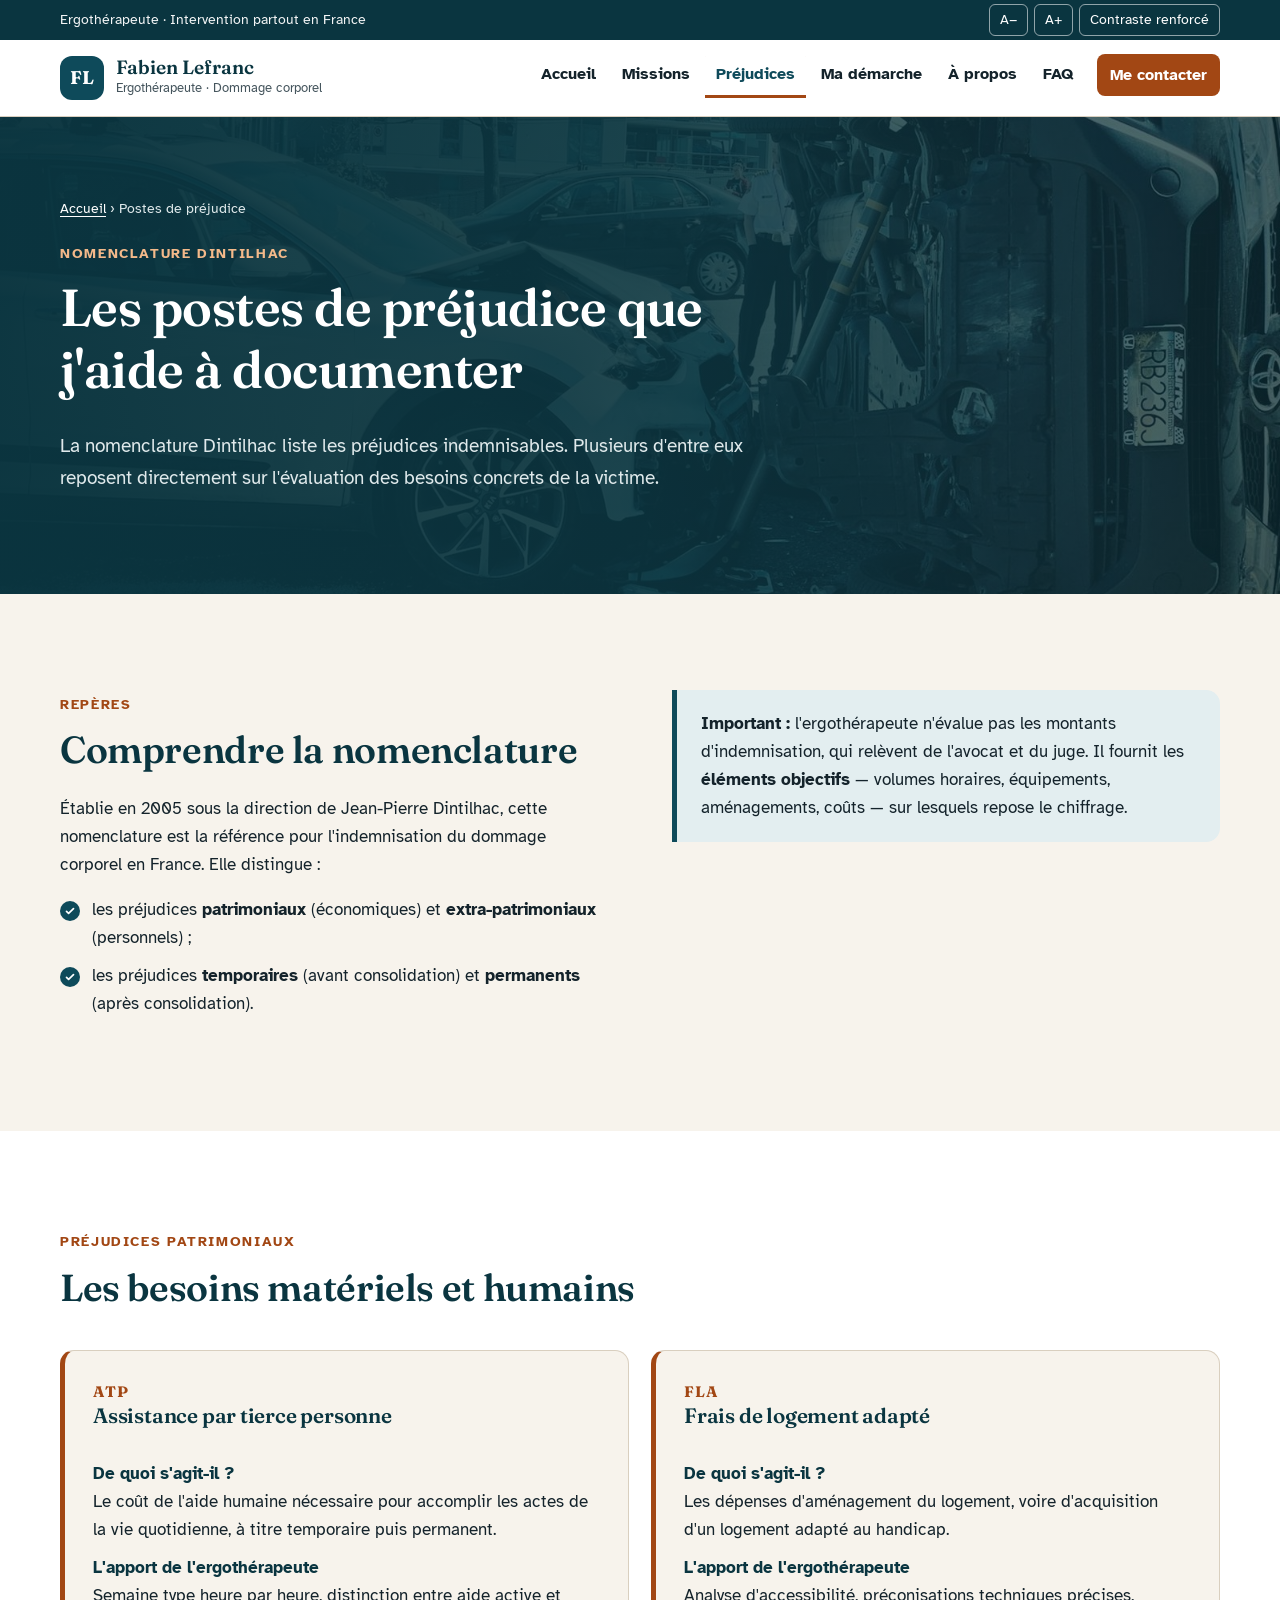
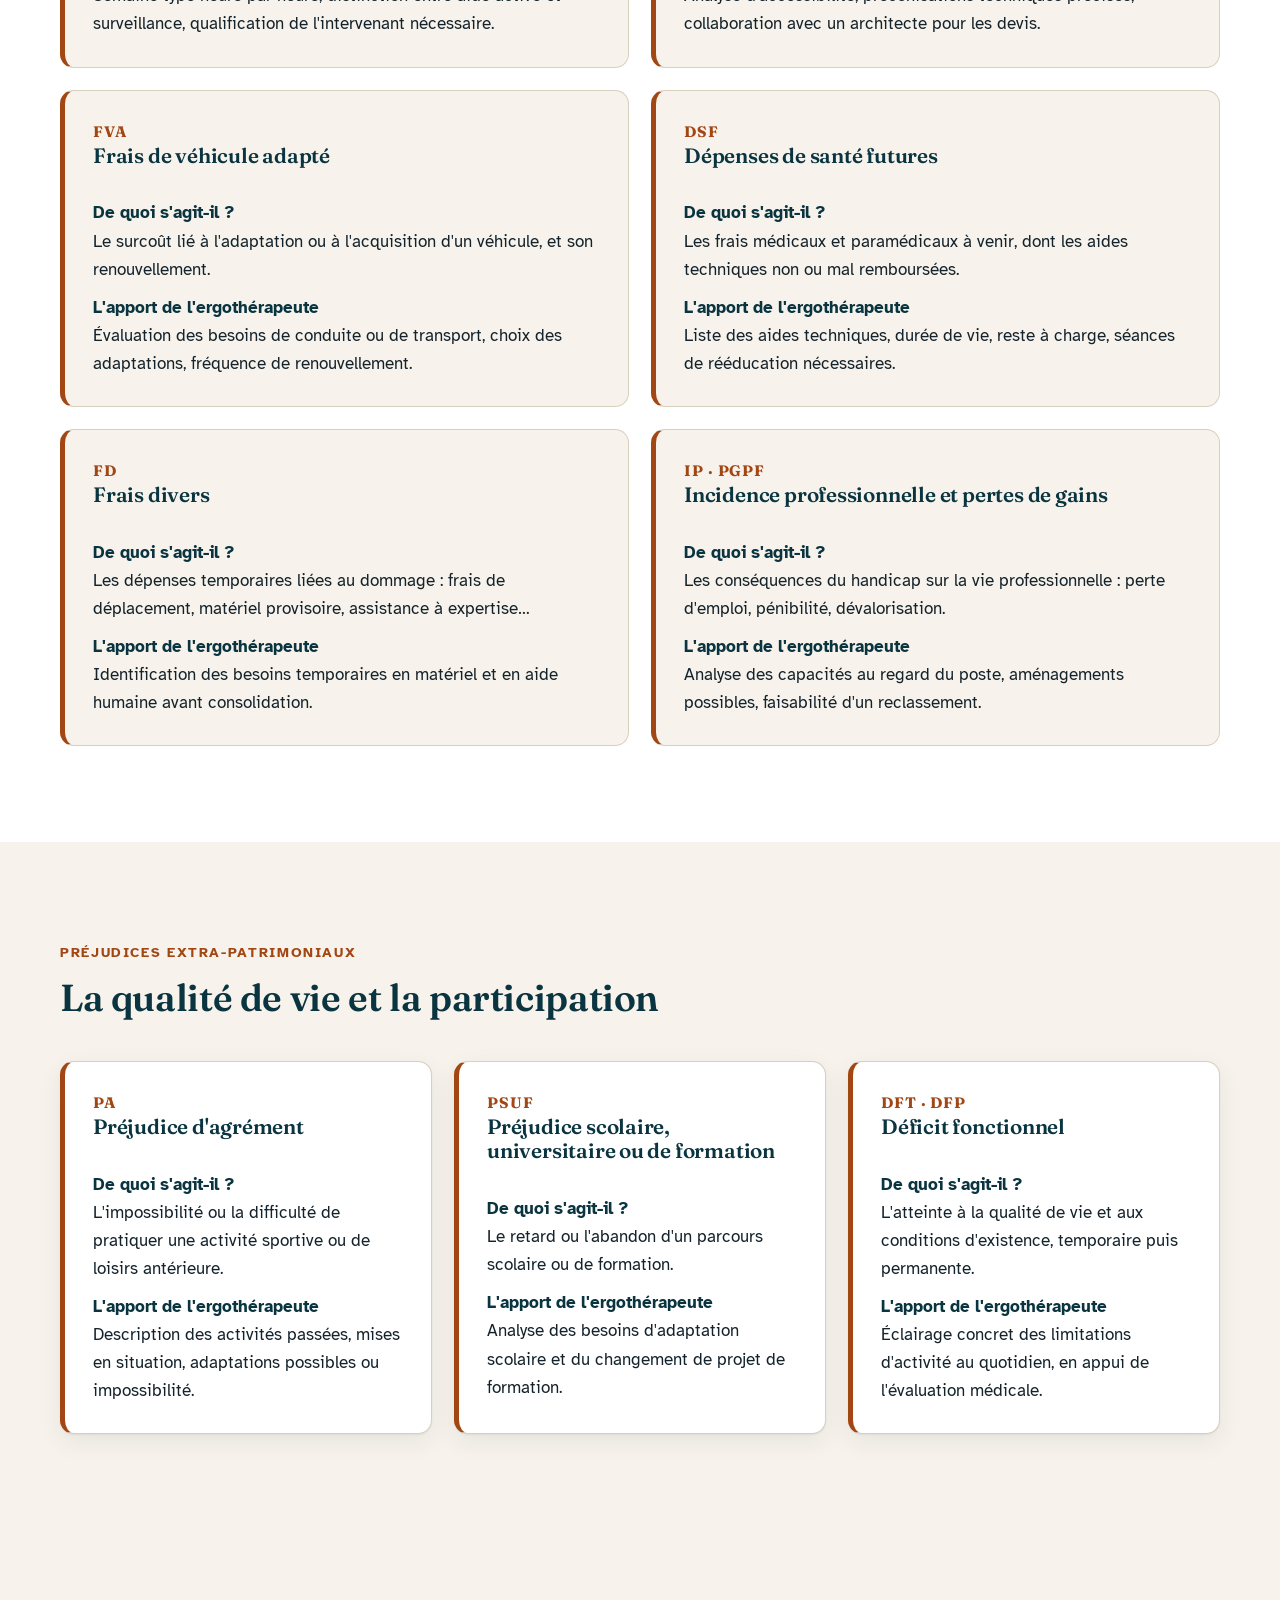
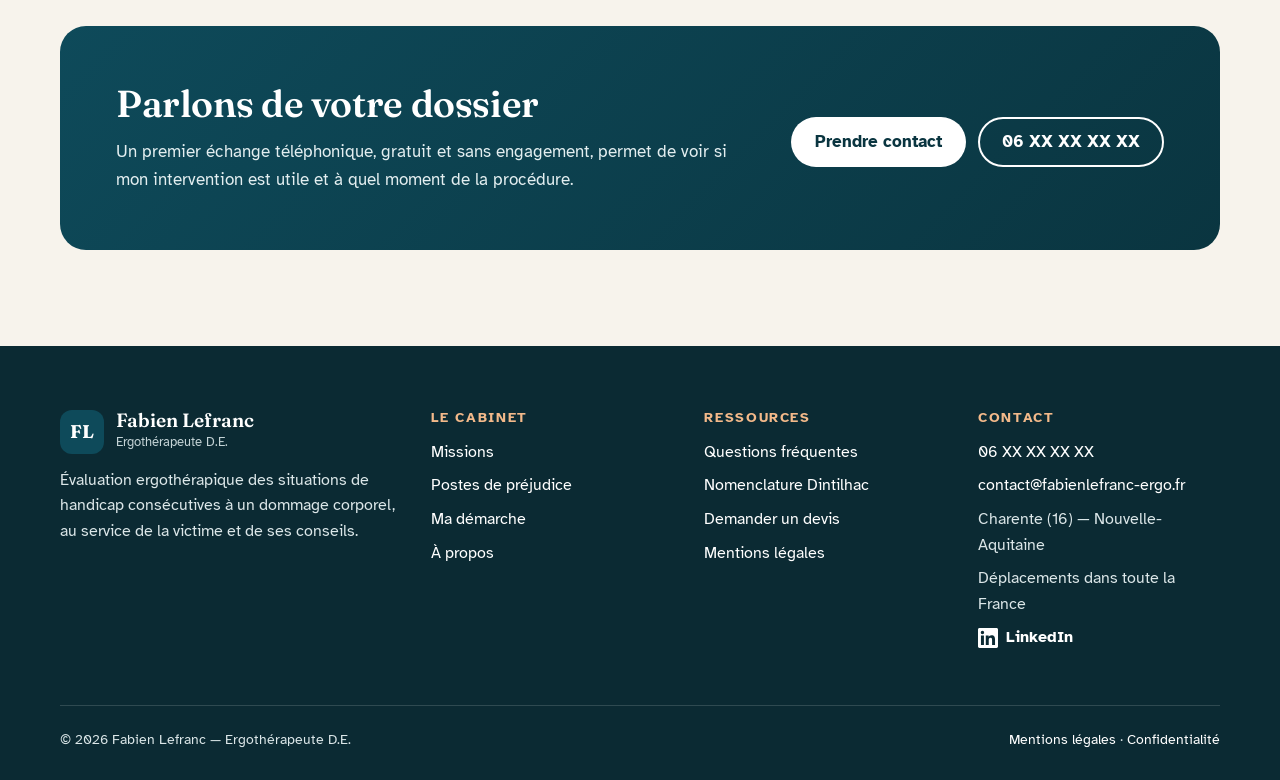
<file: prejudices.html>
<!doctype html>
<html lang="fr" data-text="md">
<head>
<meta charset="utf-8">
<meta name="viewport" content="width=device-width, initial-scale=1">
<title>Postes de préjudice — nomenclature Dintilhac et ergothérapie</title>
<meta name="description" content="Les postes de préjudice de la nomenclature Dintilhac sur lesquels l'évaluation ergothérapique apporte des éléments : tierce personne, logement et véhicule adaptés, dépenses de santé futures…">
<meta property="og:title" content="Postes de préjudice — nomenclature Dintilhac et ergothérapie">
<meta property="og:description" content="Les postes de préjudice de la nomenclature Dintilhac sur lesquels l'évaluation ergothérapique apporte des éléments : tierce personne, logement et véhicule adaptés, dépenses de santé futures…">
<meta property="og:image" content="assets/img/fabien-lefranc.jpg">
<meta name="theme-color" content="#0a3540">
<link rel="icon" href="data:image/svg+xml,%3Csvg xmlns='http://www.w3.org/2000/svg' viewBox='0 0 64 64'%3E%3Crect width='64' height='64' rx='16' fill='%230e4a5a'/%3E%3Ctext x='32' y='42' font-family='Georgia' font-size='28' font-weight='700' fill='white' text-anchor='middle'%3EFL%3C/text%3E%3C/svg%3E">
<link rel="preconnect" href="https://fonts.googleapis.com">
<link rel="preconnect" href="https://fonts.gstatic.com" crossorigin>
<link href="https://fonts.googleapis.com/css2?family=Atkinson+Hyperlegible:ital,wght@0,400;0,700;1,400&family=Fraunces:ital,opsz,wght@0,9..144,500;0,9..144,600;0,9..144,700;1,9..144,500&display=swap" rel="stylesheet">
<link rel="stylesheet" href="assets/css/style.css">
</head>
<body>
<a class="skip-link" href="#contenu">Aller au contenu</a>

<div class="a11y-bar">
  <div class="wrap">
    <p>Ergothérapeute · Intervention partout en France</p>
    <div class="a11y-tools" role="group" aria-label="Options d'affichage">
      <button type="button" data-a11y="minus" aria-label="Réduire la taille du texte">A−</button>
      <button type="button" data-a11y="plus" aria-label="Agrandir la taille du texte">A+</button>
      <button type="button" data-a11y="contrast" aria-pressed="false">Contraste renforcé</button>
    </div>
  </div>
</div>

<header class="site-header">
  <div class="wrap">
    <a class="brand" href="index.html" aria-label="Fabien Lefranc, ergothérapeute — accueil">
      <span class="brand-mark" aria-hidden="true">FL</span>
      <span><span class="brand-name">Fabien Lefranc</span><span class="brand-sub">Ergothérapeute · Dommage corporel</span></span>
    </a>
    <button class="nav-toggle" type="button" aria-expanded="false" aria-controls="main-nav">
      <svg width="20" height="20" viewBox="0 0 24 24" fill="none" stroke="currentColor" stroke-width="2.2" stroke-linecap="round" aria-hidden="true"><path d="M3 6h18M3 12h18M3 18h18"/></svg>
      Menu
    </button>
    <nav id="main-nav" class="main-nav" aria-label="Navigation principale">
      <ul>
<li><a href="index.html">Accueil</a></li>
<li><a href="missions.html">Missions</a></li>
<li><a href="prejudices.html" aria-current="page">Préjudices</a></li>
<li><a href="demarche.html">Ma démarche</a></li>
<li><a href="a-propos.html">À propos</a></li>
<li><a href="faq.html">FAQ</a></li>
        <li><a class="btn btn-primary" href="contact.html">Me contacter</a></li>
      </ul>
    </nav>
  </div>
</header>

<main id="contenu" tabindex="-1">
<section class="page-hero with-photo" style="background-image:url('assets/img/photos/bandeau-accident.jpg')">
  <div class="wrap">
    <nav class="breadcrumb" aria-label="Fil d'Ariane"><a href="index.html">Accueil</a> <span aria-hidden="true">›</span> <span aria-current="page">Postes de préjudice</span></nav>
    <span class="eyebrow">Nomenclature Dintilhac</span>
    <h1>Les postes de préjudice que j'aide à documenter</h1>
    <p class="lead">La nomenclature Dintilhac liste les préjudices indemnisables. Plusieurs d'entre eux reposent directement sur l'évaluation des besoins concrets de la victime.</p>
  </div>
</section>
<section id="nomenclature">
  <div class="wrap">
    <div class="split" style="align-items:start">
      <div class="reveal">
        <span class="eyebrow">Repères</span>
        <h2>Comprendre la nomenclature</h2>
        <p>Établie en 2005 sous la direction de Jean-Pierre Dintilhac, cette nomenclature est la référence pour l'indemnisation du dommage corporel en France. Elle distingue :</p>
        <ul class="checks">
          <li>les préjudices <strong>patrimoniaux</strong> (économiques) et <strong>extra-patrimoniaux</strong> (personnels) ;</li>
          <li>les préjudices <strong>temporaires</strong> (avant consolidation) et <strong>permanents</strong> (après consolidation).</li>
        </ul>
      </div>
      <div class="note reveal">
        <p><strong>Important :</strong> l'ergothérapeute n'évalue pas les montants d'indemnisation, qui relèvent de l'avocat et du juge. Il fournit les <strong>éléments objectifs</strong> — volumes horaires, équipements, aménagements, coûts — sur lesquels repose le chiffrage.</p>
      </div>
    </div>
  </div>
</section>

<section class="section-alt">
  <div class="wrap">
    <div class="section-head reveal"><span class="eyebrow">Préjudices patrimoniaux</span><h2>Les besoins matériels et humains</h2></div>
    <div class="grid grid-2">
      <article class="card poste reveal"><span class="code">ATP</span><h3>Assistance par tierce personne</h3><dl><dt>De quoi s'agit-il ?</dt><dd>Le coût de l'aide humaine nécessaire pour accomplir les actes de la vie quotidienne, à titre temporaire puis permanent.</dd><dt>L'apport de l'ergothérapeute</dt><dd>Semaine type heure par heure, distinction entre aide active et surveillance, qualification de l'intervenant nécessaire.</dd></dl></article>
      <article class="card poste reveal"><span class="code">FLA</span><h3>Frais de logement adapté</h3><dl><dt>De quoi s'agit-il ?</dt><dd>Les dépenses d'aménagement du logement, voire d'acquisition d'un logement adapté au handicap.</dd><dt>L'apport de l'ergothérapeute</dt><dd>Analyse d'accessibilité, préconisations techniques précises, collaboration avec un architecte pour les devis.</dd></dl></article>
      <article class="card poste reveal"><span class="code">FVA</span><h3>Frais de véhicule adapté</h3><dl><dt>De quoi s'agit-il ?</dt><dd>Le surcoût lié à l'adaptation ou à l'acquisition d'un véhicule, et son renouvellement.</dd><dt>L'apport de l'ergothérapeute</dt><dd>Évaluation des besoins de conduite ou de transport, choix des adaptations, fréquence de renouvellement.</dd></dl></article>
      <article class="card poste reveal"><span class="code">DSF</span><h3>Dépenses de santé futures</h3><dl><dt>De quoi s'agit-il ?</dt><dd>Les frais médicaux et paramédicaux à venir, dont les aides techniques non ou mal remboursées.</dd><dt>L'apport de l'ergothérapeute</dt><dd>Liste des aides techniques, durée de vie, reste à charge, séances de rééducation nécessaires.</dd></dl></article>
      <article class="card poste reveal"><span class="code">FD</span><h3>Frais divers</h3><dl><dt>De quoi s'agit-il ?</dt><dd>Les dépenses temporaires liées au dommage : frais de déplacement, matériel provisoire, assistance à expertise…</dd><dt>L'apport de l'ergothérapeute</dt><dd>Identification des besoins temporaires en matériel et en aide humaine avant consolidation.</dd></dl></article>
      <article class="card poste reveal"><span class="code">IP · PGPF</span><h3>Incidence professionnelle et pertes de gains</h3><dl><dt>De quoi s'agit-il ?</dt><dd>Les conséquences du handicap sur la vie professionnelle : perte d'emploi, pénibilité, dévalorisation.</dd><dt>L'apport de l'ergothérapeute</dt><dd>Analyse des capacités au regard du poste, aménagements possibles, faisabilité d'un reclassement.</dd></dl></article>
    </div>
  </div>
</section>

<section>
  <div class="wrap">
    <div class="section-head reveal"><span class="eyebrow">Préjudices extra-patrimoniaux</span><h2>La qualité de vie et la participation</h2></div>
    <div class="grid grid-3">
      <article class="card poste reveal"><span class="code">PA</span><h3>Préjudice d'agrément</h3><dl><dt>De quoi s'agit-il ?</dt><dd>L'impossibilité ou la difficulté de pratiquer une activité sportive ou de loisirs antérieure.</dd><dt>L'apport de l'ergothérapeute</dt><dd>Description des activités passées, mises en situation, adaptations possibles ou impossibilité.</dd></dl></article>
      <article class="card poste reveal"><span class="code">PSUF</span><h3>Préjudice scolaire, universitaire ou de formation</h3><dl><dt>De quoi s'agit-il ?</dt><dd>Le retard ou l'abandon d'un parcours scolaire ou de formation.</dd><dt>L'apport de l'ergothérapeute</dt><dd>Analyse des besoins d'adaptation scolaire et du changement de projet de formation.</dd></dl></article>
      <article class="card poste reveal"><span class="code">DFT · DFP</span><h3>Déficit fonctionnel</h3><dl><dt>De quoi s'agit-il ?</dt><dd>L'atteinte à la qualité de vie et aux conditions d'existence, temporaire puis permanente.</dd><dt>L'apport de l'ergothérapeute</dt><dd>Éclairage concret des limitations d'activité au quotidien, en appui de l'évaluation médicale.</dd></dl></article>
    </div>
  </div>
</section>
<section>
  <div class="wrap">
    <div class="cta reveal">
      <div>
        <h2>Parlons de votre dossier</h2>
        <p>Un premier échange téléphonique, gratuit et sans engagement, permet de voir si mon intervention est utile et à quel moment de la procédure.</p>
      </div>
      <div class="btn-row">
        <a class="btn btn-light" href="contact.html">Prendre contact</a>
        <a class="btn btn-outline-light" href="tel:+33600000000">06 XX XX XX XX</a>
      </div>
    </div>
  </div>
</section>
</main>

<footer class="site-footer">
  <div class="wrap">
    <div class="footer-grid">
      <div>
        <p class="brand" style="margin-bottom:14px"><span class="brand-mark" aria-hidden="true">FL</span>
        <span><span class="brand-name">Fabien Lefranc</span><span class="brand-sub">Ergothérapeute D.E.</span></span></p>
        <p>Évaluation ergothérapique des situations de handicap consécutives à un dommage corporel, au service de la victime et de ses conseils.</p>
      </div>
      <div>
        <h2>Le cabinet</h2>
        <ul>
          <li><a href="missions.html">Missions</a></li>
          <li><a href="prejudices.html">Postes de préjudice</a></li>
          <li><a href="demarche.html">Ma démarche</a></li>
          <li><a href="a-propos.html">À propos</a></li>
        </ul>
      </div>
      <div>
        <h2>Ressources</h2>
        <ul>
          <li><a href="faq.html">Questions fréquentes</a></li>
          <li><a href="prejudices.html#nomenclature">Nomenclature Dintilhac</a></li>
          <li><a href="contact.html">Demander un devis</a></li>
          <li><a href="mentions-legales.html">Mentions légales</a></li>
        </ul>
      </div>
      <div>
        <h2>Contact</h2>
        <ul>
          <li><a href="tel:+33600000000">06 XX XX XX XX</a></li>
          <li><a href="mailto:contact@fabienlefranc-ergo.fr">contact@fabienlefranc-ergo.fr</a></li>
          <li>Charente (16) — Nouvelle-Aquitaine</li>
          <li>Déplacements dans toute la France</li>
          <li><a class="li-link" href="https://www.linkedin.com/in/fabien-lefranc/" target="_blank" rel="noopener me"><svg width="20" height="20" viewBox="0 0 24 24" fill="currentColor" aria-hidden="true" focusable="false"><path d="M20.45 20.45h-3.56v-5.57c0-1.33-.02-3.04-1.85-3.04-1.85 0-2.14 1.45-2.14 2.94v5.67H9.35V9h3.41v1.56h.05c.48-.9 1.64-1.85 3.37-1.85 3.6 0 4.27 2.37 4.27 5.46v6.28zM5.34 7.43a2.06 2.06 0 1 1 0-4.13 2.06 2.06 0 0 1 0 4.13zM7.12 20.45H3.56V9h3.56v11.45zM22.22 0H1.77C.79 0 0 .77 0 1.73v20.54C0 23.23.79 24 1.77 24h20.45c.98 0 1.78-.77 1.78-1.73V1.73C24 .77 23.2 0 22.22 0z"/></svg><span>LinkedIn</span><span class="sr-only"> (nouvel onglet)</span></a></li>
        </ul>
      </div>
    </div>
    <div class="footer-bottom">
      <p style="margin:0">© <span id="year">2026</span> Fabien Lefranc — Ergothérapeute D.E.</p>
      <p style="margin:0"><a href="mentions-legales.html">Mentions légales</a> · <a href="mentions-legales.html#confidentialite">Confidentialité</a></p>
    </div>
  </div>
</footer>

<a class="btn btn-primary mobile-call" href="tel:+33600000000"><svg width="20" height="20" viewBox="0 0 24 24" fill="none" stroke="currentColor" stroke-width="1.8" stroke-linecap="round" stroke-linejoin="round" aria-hidden="true" focusable="false"><path d="M22 16.9v3a2 2 0 0 1-2.2 2 19.8 19.8 0 0 1-8.6-3.1 19.5 19.5 0 0 1-6-6A19.8 19.8 0 0 1 2.1 4.2 2 2 0 0 1 4.1 2h3a2 2 0 0 1 2 1.7c.1 1 .4 1.9.7 2.8a2 2 0 0 1-.5 2.1L8 9.9a16 16 0 0 0 6 6l1.3-1.3a2 2 0 0 1 2.1-.4c.9.3 1.8.6 2.8.7a2 2 0 0 1 1.7 2z"/></svg> Appeler</a>
<script src="assets/js/main.js"></script>
</body>
</html>
</file>
<file: assets/css/style.css>
/* =========================================================
   Fabien Lefranc — Ergothérapeute · Dommage corporel
   Charte : bleu pétrole profond + ocre cuivré sur fond sable.
   Tous les couples texte/fond visent au minimum WCAG AA (4,5:1),
   la plupart AAA (7:1).
   ========================================================= */

:root {
  --ink: #14232b;          /* texte principal — 15:1 sur sable */
  --muted: #45555d;        /* texte secondaire — 7:1 sur sable */
  --petrol: #0e4a5a;       /* couleur principale — 9,5:1 sur blanc */
  --petrol-dark: #0a3540;
  --petrol-soft: #e3eef0;
  --ochre: #a24714;        /* accent — 5,9:1 sur blanc */
  --ochre-light: #f3b98a;  /* accent sur fond sombre — 8:1 sur pétrole foncé */
  --sand: #f7f3ec;
  --paper: #ffffff;
  --line: #d9cfbf;
  --focus: #ffbf47;

  --font-title: "Fraunces", Georgia, "Times New Roman", serif;
  --font-body: "Atkinson Hyperlegible", "Segoe UI", system-ui, sans-serif;

  --radius: 14px;
  --shadow: 0 1px 2px rgba(20, 35, 43, .06), 0 8px 24px rgba(20, 35, 43, .07);
  --wrap: 1160px;
  --fs: 1.0625rem;
}

/* Taille de texte réglable (boutons A- / A+) */
html[data-text="lg"] { font-size: 112.5%; }
html[data-text="xl"] { font-size: 125%; }

/* Mode contraste renforcé */
html[data-contrast="high"] {
  --ink: #000; --muted: #000; --petrol: #000; --petrol-dark: #000;
  --petrol-soft: #fff; --ochre: #000; --ochre-light: #ffe600;
  --sand: #fff; --paper: #fff; --line: #000;
}
html[data-contrast="high"] .band,
html[data-contrast="high"] .site-footer,
html[data-contrast="high"] .cta { background: #000 !important; color: #fff; }
html[data-contrast="high"] a { text-decoration: underline; }
html[data-contrast="high"] .card,
html[data-contrast="high"] .step { border: 2px solid #000; box-shadow: none; }

*, *::before, *::after { box-sizing: border-box; }
html { scroll-behavior: smooth; -webkit-text-size-adjust: 100%; }
@media (prefers-reduced-motion: reduce) {
  html { scroll-behavior: auto; }
  *, *::before, *::after { transition: none !important; animation: none !important; }
}
body {
  margin: 0;
  background: var(--sand);
  color: var(--ink);
  font-family: var(--font-body);
  font-size: var(--fs);
  line-height: 1.65;
}
img { max-width: 100%; height: auto; display: block; }
a { color: var(--petrol); text-underline-offset: 3px; }
a:hover { color: var(--ochre); }
:focus-visible { outline: 3px solid var(--focus); outline-offset: 3px; border-radius: 4px; }
h1, h2, h3, h4 { font-family: var(--font-title); line-height: 1.18; color: var(--petrol-dark); margin: 0 0 .6em; font-weight: 600; letter-spacing: -.01em; }
html[data-contrast="high"] h1, html[data-contrast="high"] h2, html[data-contrast="high"] h3 { color: #000; }
h1 { font-size: clamp(2rem, 4.4vw, 3.25rem); }
h2 { font-size: clamp(1.6rem, 3vw, 2.35rem); }
h3 { font-size: 1.3rem; }
p { margin: 0 0 1em; }
ul { padding-left: 1.2em; }
li { margin-bottom: .35em; }

.wrap { width: min(var(--wrap), 100% - 32px); margin-inline: auto; }
.sr-only { position: absolute; width: 1px; height: 1px; overflow: hidden; clip: rect(0 0 0 0); white-space: nowrap; }
.skip-link { position: absolute; left: 16px; top: -60px; background: var(--petrol-dark); color: #fff; padding: 10px 16px; border-radius: 8px; z-index: 100; }
.skip-link:focus { top: 12px; color: #fff; }

/* ---------- Barre d'accessibilité ---------- */
.a11y-bar { background: var(--petrol-dark); color: #fff; font-size: .9rem; }
.a11y-bar .wrap { display: flex; justify-content: space-between; align-items: center; gap: 12px; min-height: 40px; flex-wrap: wrap; }
.a11y-bar p { margin: 0; opacity: .95; }
.a11y-tools { display: flex; gap: 6px; align-items: center; }
.a11y-tools button {
  background: transparent; color: #fff; border: 1px solid rgba(255,255,255,.55);
  border-radius: 6px; padding: 3px 10px; font: inherit; cursor: pointer; min-height: 30px;
}
.a11y-tools button:hover, .a11y-tools button[aria-pressed="true"] { background: #fff; color: var(--petrol-dark); }

/* ---------- En-tête ---------- */
.site-header { background: var(--paper); border-bottom: 1px solid var(--line); position: sticky; top: 0; z-index: 50; }
.site-header .wrap { display: flex; align-items: center; justify-content: space-between; gap: 20px; min-height: 76px; }
.brand { display: flex; align-items: center; gap: 12px; text-decoration: none; color: var(--ink); }
.brand-mark {
  width: 44px; height: 44px; border-radius: 12px; background: var(--petrol); color: #fff;
  display: grid; place-items: center; font-family: var(--font-title); font-weight: 700; font-size: 1.15rem; flex: none;
}
.brand-name { font-family: var(--font-title); font-weight: 600; font-size: 1.2rem; line-height: 1.1; display: block; color: var(--petrol-dark); }
.brand-sub { font-size: .82rem; color: var(--muted); display: block; }
.main-nav ul { list-style: none; display: flex; gap: 4px; margin: 0; padding: 0; align-items: center; }
.main-nav a { display: block; white-space: nowrap; padding: 10px 11px; border-radius: 8px; text-decoration: none; color: var(--ink); font-weight: 700; font-size: .97rem; }
.main-nav a:hover { background: var(--petrol-soft); color: var(--petrol-dark); }
.main-nav a[aria-current="page"] { color: var(--petrol); box-shadow: inset 0 -3px 0 var(--ochre); border-radius: 8px 8px 0 0; }
.main-nav .btn { margin-left: 8px; }
.nav-toggle { display: none; }

@media (max-width: 1180px) {
  .nav-toggle {
    display: inline-flex; align-items: center; gap: 8px; background: var(--petrol); color: #fff; border: 0;
    border-radius: 10px; padding: 10px 14px; font: inherit; font-weight: 700; cursor: pointer;
  }
  .main-nav { position: absolute; left: 0; right: 0; top: 100%; background: var(--paper); border-bottom: 1px solid var(--line); display: none; box-shadow: var(--shadow); }
  .main-nav.open { display: block; }
  .main-nav ul { flex-direction: column; align-items: stretch; padding: 10px 16px 18px; }
  .main-nav a { padding: 14px 12px; }
  .main-nav a[aria-current="page"] { box-shadow: inset 4px 0 0 var(--ochre); border-radius: 0 8px 8px 0; }
  .main-nav .btn { margin: 8px 0 0; text-align: center; }
}

/* ---------- Boutons ---------- */
.btn {
  display: inline-flex; align-items: center; justify-content: center; gap: 8px;
  padding: 13px 22px; border-radius: 999px; font-weight: 700; text-decoration: none;
  border: 2px solid transparent; cursor: pointer; font: inherit; font-weight: 700; line-height: 1.2;
  transition: background .2s, color .2s, border-color .2s, transform .2s;
}
.btn:hover { transform: translateY(-1px); }
.btn-primary { background: var(--ochre); color: #fff !important; }
.btn-primary:hover { background: #87390d; }
.btn-dark { background: var(--petrol); color: #fff !important; }
.btn-dark:hover { background: var(--petrol-dark); }
.btn-ghost { border-color: var(--petrol); color: var(--petrol) !important; background: transparent; }
.btn-ghost:hover { background: var(--petrol); color: #fff !important; }
.btn-light { background: #fff; color: var(--petrol-dark) !important; }
.btn-outline-light { border-color: #fff; color: #fff !important; }
.btn-outline-light:hover { background: #fff; color: var(--petrol-dark) !important; }
.btn-row { display: flex; flex-wrap: wrap; gap: 12px; margin-top: 8px; }

/* ---------- Sections ---------- */
section { padding: clamp(56px, 8vw, 96px) 0; }
.section-alt { background: var(--paper); }
.eyebrow { display: inline-block; font-weight: 700; font-size: .85rem; letter-spacing: .12em; text-transform: uppercase; color: var(--ochre); margin-bottom: 12px; }
.lead { font-size: 1.2rem; color: var(--muted); max-width: 62ch; }
.section-head { max-width: 760px; margin-bottom: 40px; }
.section-head.center { text-align: center; margin-inline: auto; }
.section-head.center .lead { margin-inline: auto; }

/* ---------- Hero ---------- */
.hero { padding: clamp(48px, 7vw, 88px) 0 clamp(56px, 7vw, 96px); background:
  radial-gradient(1200px 500px at 90% -10%, var(--petrol-soft), transparent 60%), var(--sand); }
.hero-grid { display: grid; grid-template-columns: 1.15fr .85fr; gap: clamp(32px, 5vw, 72px); align-items: center; }
.hero h1 em { font-style: italic; color: var(--ochre); }
.hero .lead { margin-bottom: 28px; }
.hero-photo { position: relative; }
.hero-photo img { border-radius: 24px; aspect-ratio: 4 / 5; object-fit: cover; width: 100%; box-shadow: var(--shadow); }
.hero-photo::before {
  content: ""; position: absolute; inset: 18px -18px -18px 18px; border: 2px solid var(--ochre); border-radius: 24px; z-index: -1;
}
.hero-badge {
  position: absolute; left: -28px; bottom: -34px; background: var(--paper); border-radius: 14px; padding: 14px 18px;
  box-shadow: var(--shadow); max-width: 270px; font-size: .95rem; border-left: 4px solid var(--ochre);
}
.hero-badge strong { display: block; color: var(--petrol-dark); font-family: var(--font-title); font-size: 1.05rem; }
.hero-photo { isolation: isolate; }
@media (max-width: 860px) {
  .hero-grid { grid-template-columns: 1fr; }
  .hero-photo { max-width: 420px; margin: 0 auto; width: calc(100% - 20px); }
  .hero-badge { left: 8px; right: 8px; max-width: none; bottom: -24px; }
}

/* Bandeau de réassurance */
.trust { background: var(--petrol-dark); color: #fff; padding: 28px 0; }
.trust ul { list-style: none; margin: 0; padding: 0; display: grid; grid-template-columns: repeat(4, 1fr); gap: 20px; }
.trust li { margin: 0; display: flex; gap: 12px; align-items: flex-start; font-size: .97rem; }
.trust strong { display: block; color: var(--ochre-light); font-family: var(--font-title); font-size: 1.1rem; font-weight: 600; }
.trust svg { flex: none; margin-top: 4px; color: var(--ochre-light); }
@media (max-width: 900px) { .trust ul { grid-template-columns: 1fr 1fr; } }
@media (max-width: 520px) { .trust ul { grid-template-columns: 1fr; } }

/* ---------- Cartes ---------- */
.grid { display: grid; gap: 22px; }
.grid-2 { grid-template-columns: repeat(2, 1fr); }
.grid-3 { grid-template-columns: repeat(3, 1fr); }
.grid-4 { grid-template-columns: repeat(4, 1fr); }
@media (max-width: 960px) { .grid-3, .grid-4 { grid-template-columns: 1fr 1fr; } }
@media (max-width: 640px) { .grid-2, .grid-3, .grid-4 { grid-template-columns: 1fr; } }

.card {
  background: var(--paper); border: 1px solid var(--line); border-radius: var(--radius); padding: 28px;
  box-shadow: var(--shadow); display: flex; flex-direction: column;
}
.section-alt .card { background: var(--sand); box-shadow: none; }
.card h3 { margin-bottom: .45em; }
.card p:last-child { margin-bottom: 0; }
.card .more { margin-top: auto; padding-top: 10px; font-weight: 700; text-decoration: none; }
.card .more::after { content: " →"; }
.icon {
  width: 52px; height: 52px; border-radius: 14px; background: var(--petrol-soft); color: var(--petrol);
  display: grid; place-items: center; margin-bottom: 18px; flex: none;
}
.tag { display: inline-block; font-size: .8rem; font-weight: 700; background: var(--petrol-soft); color: var(--petrol-dark); border-radius: 999px; padding: 4px 12px; margin-bottom: 12px; }

/* Liste à puces cochées */
.checks { list-style: none; padding: 0; margin: 0 0 1em; }
.checks li { position: relative; padding-left: 32px; margin-bottom: .6em; }
.checks li::before {
  content: ""; position: absolute; left: 0; top: .3em; width: 20px; height: 20px; border-radius: 50%;
  background: var(--petrol) url("data:image/svg+xml,%3Csvg xmlns='http://www.w3.org/2000/svg' viewBox='0 0 20 20'%3E%3Cpath d='M5 10.5l3 3 7-7' fill='none' stroke='white' stroke-width='2.4' stroke-linecap='round' stroke-linejoin='round'/%3E%3C/svg%3E") center/14px no-repeat;
}

/* Split image / texte */
.split { display: grid; grid-template-columns: 1fr 1fr; gap: clamp(32px, 5vw, 72px); align-items: center; }
.split.reverse > :first-child { order: 2; }
@media (max-width: 860px) { .split { grid-template-columns: 1fr; } .split.reverse > :first-child { order: 0; } }

/* Chiffre clé */
.figure-box { background: var(--petrol); color: #fff; border-radius: 22px; padding: clamp(28px, 4vw, 44px); position: relative; overflow: hidden; }
.figure-box h3 { color: #fff; }
.figure-box .compare { display: grid; grid-template-columns: 1fr 1fr; gap: 16px; margin: 24px 0; }
.figure-box .compare div { background: rgba(255,255,255,.1); border-radius: 14px; padding: 18px; }
.figure-box .compare .big { font-family: var(--font-title); font-size: clamp(1.7rem, 3.5vw, 2.4rem); display: block; line-height: 1.1; }
.figure-box .compare .after .big { color: var(--ochre-light); }
.figure-box small { opacity: .9; font-size: .88rem; display: block; }

/* Onglets « Vous êtes » */
.audience { background: var(--paper); border-radius: 22px; border: 1px solid var(--line); box-shadow: var(--shadow); overflow: hidden; }
.audience [role="tablist"] { display: flex; border-bottom: 1px solid var(--line); background: var(--sand); flex-wrap: wrap; }
.audience [role="tab"] {
  flex: 1 1 160px; background: transparent; border: 0; padding: 18px 16px; font: inherit; font-weight: 700; color: var(--muted);
  cursor: pointer; border-bottom: 3px solid transparent;
}
.audience [role="tab"][aria-selected="true"] { color: var(--petrol-dark); background: var(--paper); border-bottom-color: var(--ochre); }
.audience [role="tabpanel"] { padding: clamp(24px, 4vw, 40px); display: grid; grid-template-columns: 1.2fr .8fr; gap: 32px; align-items: start; }
.audience [role="tabpanel"][hidden] { display: none; }
@media (max-width: 760px) { .audience [role="tabpanel"] { grid-template-columns: 1fr; } }

/* Étapes */
.steps { list-style: none; padding: 0; margin: 0; counter-reset: step; display: grid; gap: 18px; }
.step { counter-increment: step; display: grid; grid-template-columns: 64px 1fr; gap: 20px; background: var(--paper); border: 1px solid var(--line); border-radius: var(--radius); padding: 24px; margin: 0; }
.section-alt .step { background: var(--sand); }
.step::before {
  content: counter(step, decimal-leading-zero); font-family: var(--font-title); font-size: 1.5rem; font-weight: 600;
  width: 56px; height: 56px; border-radius: 50%; display: grid; place-items: center; background: var(--petrol); color: #fff;
}
.step h3 { margin-bottom: .3em; }
.step p { margin: 0; }
.steps.horizontal { grid-template-columns: repeat(5, 1fr); }
.steps.horizontal .step { grid-template-columns: 1fr; text-align: left; }
@media (max-width: 1060px) { .steps.horizontal { grid-template-columns: 1fr; } .steps.horizontal .step { grid-template-columns: 64px 1fr; } }

/* Postes de préjudice */
.poste { border-left: 5px solid var(--ochre); }
.poste .code { font-family: var(--font-title); font-weight: 700; font-size: .95rem; color: var(--ochre); letter-spacing: .06em; }
.poste dl { margin: 12px 0 0; }
.poste dt { font-weight: 700; color: var(--petrol-dark); margin-top: 10px; }
.poste dd { margin: 0; }

/* Bandeau sombre */
.band { background: var(--petrol-dark); color: #fff; }
.band h2, .band h3 { color: #fff; }
.band .lead { color: #dfe9eb; }
.band .eyebrow { color: var(--ochre-light); }

/* Citation */
.quote { font-family: var(--font-title); font-size: clamp(1.3rem, 2.4vw, 1.75rem); line-height: 1.4; color: var(--petrol-dark); border-left: 4px solid var(--ochre); padding-left: 24px; margin: 0; font-style: italic; }
.quote footer { font-family: var(--font-body); font-style: normal; font-size: 1rem; color: var(--muted); margin-top: 12px; }

/* Parcours / timeline */
.timeline { list-style: none; padding: 0; margin: 0; border-left: 3px solid var(--line); }
.timeline li { position: relative; padding: 0 0 26px 28px; margin: 0; }
.timeline li::before { content: ""; position: absolute; left: -10px; top: 6px; width: 17px; height: 17px; border-radius: 50%; background: var(--paper); border: 3px solid var(--petrol); }
.timeline li.now::before { background: var(--ochre); border-color: var(--ochre); }
.timeline .when { font-weight: 700; color: var(--ochre); font-size: .92rem; display: block; }
.timeline h3 { font-size: 1.15rem; margin: 2px 0 4px; }
.timeline p { margin: 0; color: var(--muted); }

/* FAQ */
.faq details { background: var(--paper); border: 1px solid var(--line); border-radius: var(--radius); margin-bottom: 12px; }
.faq summary { cursor: pointer; padding: 20px 56px 20px 24px; font-weight: 700; font-size: 1.08rem; list-style: none; position: relative; color: var(--petrol-dark); }
.faq summary::-webkit-details-marker { display: none; }
.faq summary::after { content: "+"; position: absolute; right: 22px; top: 50%; transform: translateY(-50%); font-size: 1.6rem; color: var(--ochre); font-weight: 400; }
.faq details[open] summary::after { content: "–"; }
.faq details > div { padding: 0 24px 20px; }

/* Page header (pages internes) */
.page-hero { background: var(--petrol-dark); color: #fff; padding: clamp(48px, 7vw, 80px) 0; position: relative; overflow: hidden; }
.page-hero::after { content: ""; position: absolute; right: -120px; top: -120px; width: 420px; height: 420px; border-radius: 50%; border: 60px solid rgba(243,185,138,.12); }
.page-hero h1 { color: #fff; max-width: 20ch; }
.page-hero .lead { color: #dfe9eb; }
.page-hero .eyebrow { color: var(--ochre-light); }
.breadcrumb { font-size: .9rem; margin-bottom: 18px; }
.breadcrumb a { color: #fff; }
.breadcrumb span { color: #dfe9eb; }

/* Appel à l'action */
.cta { background: linear-gradient(135deg, var(--petrol) 0%, var(--petrol-dark) 100%); color: #fff; border-radius: 26px; padding: clamp(32px, 5vw, 56px); display: grid; grid-template-columns: 1.4fr auto; gap: 28px; align-items: center; }
.cta h2 { color: #fff; margin-bottom: .3em; }
.cta p { color: #e3eef0; margin: 0; }
@media (max-width: 760px) { .cta { grid-template-columns: 1fr; } }

/* Contact */
.contact-grid { display: grid; grid-template-columns: 1.2fr .8fr; gap: 32px; align-items: start; }
@media (max-width: 900px) { .contact-grid { grid-template-columns: 1fr; } }
.form { background: var(--paper); border: 1px solid var(--line); border-radius: 20px; padding: clamp(22px, 4vw, 40px); box-shadow: var(--shadow); }
.form .row { display: grid; grid-template-columns: 1fr 1fr; gap: 16px; }
@media (max-width: 600px) { .form .row { grid-template-columns: 1fr; } }
.field { margin-bottom: 18px; }
.field label, .field legend { display: block; font-weight: 700; margin-bottom: 6px; color: var(--petrol-dark); }
.field .hint { font-size: .9rem; color: var(--muted); margin: -2px 0 6px; }
.field input, .field select, .field textarea {
  width: 100%; font: inherit; color: var(--ink); background: #fff; border: 2px solid #8a9aa2; border-radius: 10px; padding: 12px 14px; min-height: 48px;
}
.field input:focus, .field select:focus, .field textarea:focus { border-color: var(--petrol); outline: 3px solid var(--focus); outline-offset: 1px; }
.field textarea { min-height: 150px; resize: vertical; }
fieldset.field { border: 0; padding: 0; margin: 0 0 18px; }
.chips { display: flex; flex-wrap: wrap; gap: 8px; }
.chips label { display: inline-flex; align-items: center; gap: 8px; font-weight: 400; color: var(--ink); border: 2px solid var(--line); border-radius: 999px; padding: 8px 14px; cursor: pointer; margin: 0; }
.chips input { width: 18px; height: 18px; min-height: 0; accent-color: var(--petrol); margin: 0; }
.chips label:has(input:checked) { border-color: var(--petrol); background: var(--petrol-soft); }
.consent { display: flex; gap: 10px; align-items: flex-start; font-size: .95rem; }
.consent input { width: 20px; height: 20px; min-height: 0; margin-top: 3px; accent-color: var(--petrol); flex: none; }
.req { color: var(--ochre); }
.form-status { margin-top: 14px; padding: 14px 16px; border-radius: 10px; background: var(--petrol-soft); color: var(--petrol-dark); font-weight: 700; }
.form-status[hidden] { display: none; }
.info-card { background: var(--petrol-dark); color: #fff; border-radius: 20px; padding: 32px; }
.info-card h2, .info-card h3 { color: #fff; }
.info-card a { color: var(--ochre-light); }
.info-card dl { margin: 0; }
.info-card dt { font-weight: 700; color: var(--ochre-light); margin-top: 18px; font-size: .9rem; text-transform: uppercase; letter-spacing: .08em; }
.info-card dd { margin: 4px 0 0; font-size: 1.08rem; }

/* France / zone */
.zone { display: grid; grid-template-columns: 1fr; gap: 20px; align-items: center; }
.zone svg { width: 200px; height: auto; }
.zone .zone-map { display: block; width: 100%; height: auto; border-radius: 10px; }

/* Note / encadré */
.note { background: var(--petrol-soft); border-left: 5px solid var(--petrol); border-radius: 0 var(--radius) var(--radius) 0; padding: 20px 24px; }
.note p:last-child { margin: 0; }

/* Prose (mentions légales, etc.) */
.prose { max-width: 75ch; }
.prose h2 { font-size: 1.5rem; margin-top: 1.6em; }

/* ---------- Pied de page ---------- */
.site-footer { background: #0b2a33; color: #dbe6e8; padding: 64px 0 28px; font-size: .97rem; }
.site-footer a { color: #fff; text-decoration: none; }
.site-footer a:hover { color: var(--ochre-light); text-decoration: underline; }
.footer-grid { display: grid; grid-template-columns: 1.4fr 1fr 1fr 1fr; gap: 32px; }
.footer-grid h2 { color: var(--ochre-light); font-family: var(--font-body); font-size: .85rem; letter-spacing: .12em; text-transform: uppercase; margin-bottom: 14px; }
.footer-grid ul { list-style: none; padding: 0; margin: 0; }
.footer-grid li { margin-bottom: 8px; }
.site-footer .brand-name { color: #fff; }
.site-footer .brand-sub { color: #c4d3d6; }
.footer-bottom { border-top: 1px solid rgba(255,255,255,.15); margin-top: 40px; padding-top: 22px; display: flex; flex-wrap: wrap; justify-content: space-between; gap: 12px; font-size: .9rem; }
@media (max-width: 860px) { .footer-grid { grid-template-columns: 1fr 1fr; } }
@media (max-width: 520px) { .footer-grid { grid-template-columns: 1fr; } }

/* Bouton d'appel mobile */
.mobile-call { display: none; }
@media (max-width: 640px) {
  .mobile-call { display: flex; position: fixed; bottom: 14px; left: 16px; right: 16px; z-index: 60; justify-content: center; box-shadow: 0 8px 24px rgba(0,0,0,.25); }
  body { padding-bottom: 76px; }
}

/* Apparition douce */
.reveal { opacity: 0; transform: translateY(14px); transition: opacity .6s ease, transform .6s ease; }
.reveal.in { opacity: 1; transform: none; }
@media (prefers-reduced-motion: reduce) { .reveal { opacity: 1; transform: none; } }

/* ---------- Photos ---------- */
.card.has-photo { padding-top: 0; overflow: hidden; }
.card-photo { margin: 0 -28px 22px; width: calc(100% + 56px); max-width: none; aspect-ratio: 800 / 520; object-fit: cover; }
.rounded-photo { border-radius: 24px; box-shadow: var(--shadow); width: 100%; }
.page-hero.with-photo { background-color: var(--petrol-dark); background-size: cover; background-position: center; }
.page-hero.with-photo::before { content: ""; position: absolute; inset: 0; background: linear-gradient(90deg, rgba(10,53,64,.97) 0%, rgba(10,53,64,.9) 50%, rgba(10,53,64,.62) 100%); }
.page-hero.with-photo::after { display: none; }
.page-hero .wrap { position: relative; z-index: 1; }
@media (max-width: 760px) { .page-hero.with-photo::before { background: rgba(10,53,64,.9); } }
html[data-contrast="high"] .page-hero.with-photo { background-image: none !important; }
html[data-contrast="high"] .page-hero.with-photo::before { background: #000; }
html[data-contrast="high"] .page-hero { background: #000; }
.band .checks li::before { background-color: var(--ochre); }

/* ---------- CV ---------- */
.cv-head { display: grid; grid-template-columns: 150px 1fr auto; gap: 28px; align-items: center; background: var(--paper); border: 1px solid var(--line); border-radius: 22px; padding: 28px; box-shadow: var(--shadow); }
.cv-head img { width: 150px; height: 150px; border-radius: 50%; object-fit: cover; border: 4px solid var(--petrol-soft); }
.cv-facts { list-style: none; padding: 0; margin: 0; display: flex; flex-wrap: wrap; gap: 8px 22px; }
.cv-facts li { display: flex; gap: 8px; align-items: center; margin: 0; font-weight: 700; color: var(--petrol-dark); }
.cv-facts svg { color: var(--ochre); }
.cv-print { margin: 0; }
@media (max-width: 760px) { .cv-head { grid-template-columns: 1fr; text-align: left; } .cv-head img { width: 120px; height: 120px; } }
.cv-grid { display: grid; grid-template-columns: 1.3fr 1fr; gap: clamp(32px, 5vw, 64px); align-items: start; }
@media (max-width: 900px) { .cv-grid { grid-template-columns: 1fr; } }
.cv-list { margin: 10px 0 0; padding-left: 1.1em; color: var(--muted); }
.cv-list li { margin-bottom: .25em; }
.chips-list { list-style: none; padding: 0; margin: 0; display: flex; flex-wrap: wrap; gap: 8px; }
.chips-list li { margin: 0; background: var(--paper); border: 1px solid var(--line); border-radius: 999px; padding: 6px 14px; font-weight: 700; font-size: .92rem; color: var(--petrol-dark); }

@media print {
  .a11y-bar, .site-header, .site-footer, .mobile-call, .cta, .page-hero, .cv-print, .skip-link { display: none !important; }
  body { background: #fff; font-size: 11pt; }
  section { padding: 16px 0; }
  .reveal { opacity: 1 !important; transform: none !important; }
  .card, .cv-head { box-shadow: none; }
}
.timeline .cv-list li { padding: 0; margin-bottom: .25em; list-style: disc; }
.timeline .cv-list li::before { content: none; }

/* ---------- LinkedIn ---------- */
.li-link { display: inline-flex; align-items: center; gap: 8px; font-weight: 700; }
.li-link svg { flex: none; }
.cv-print { display: flex; flex-direction: column; gap: 10px; }
.cv-print .btn svg { flex: none; }
</file>
